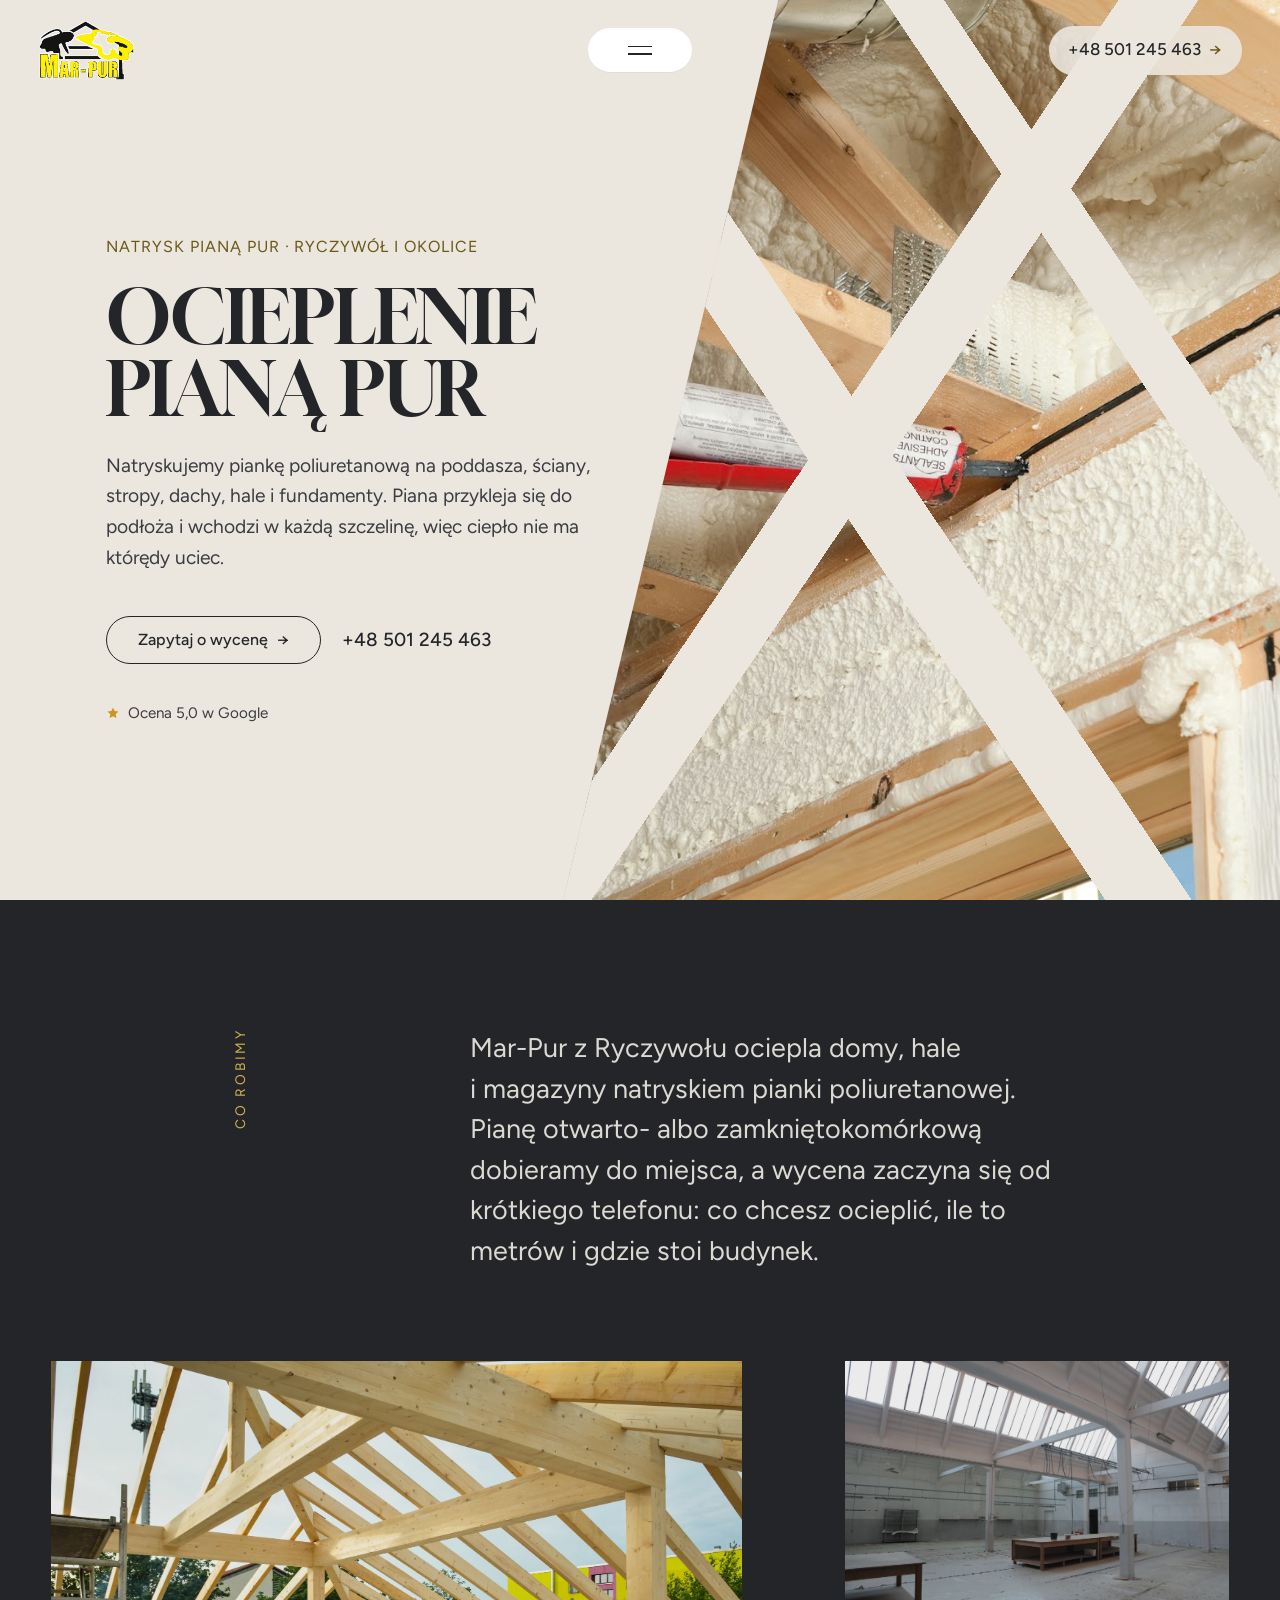
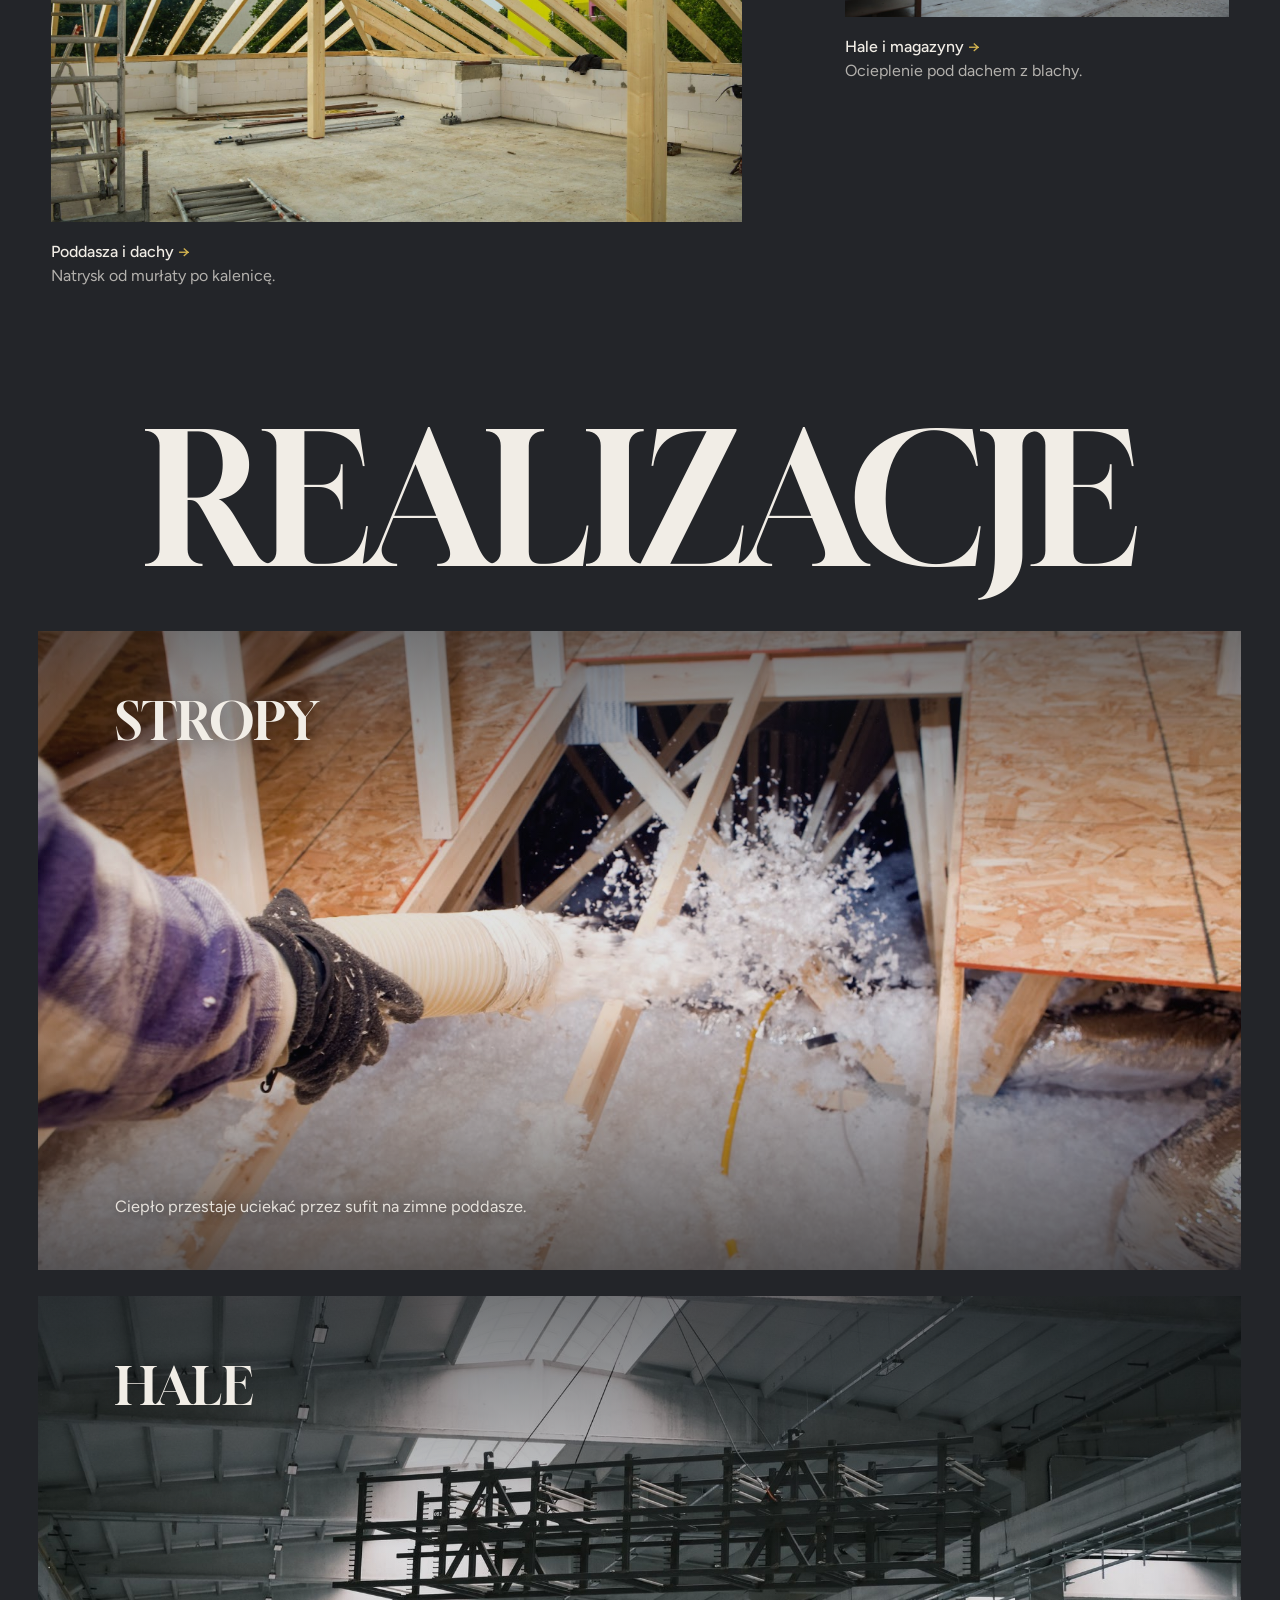
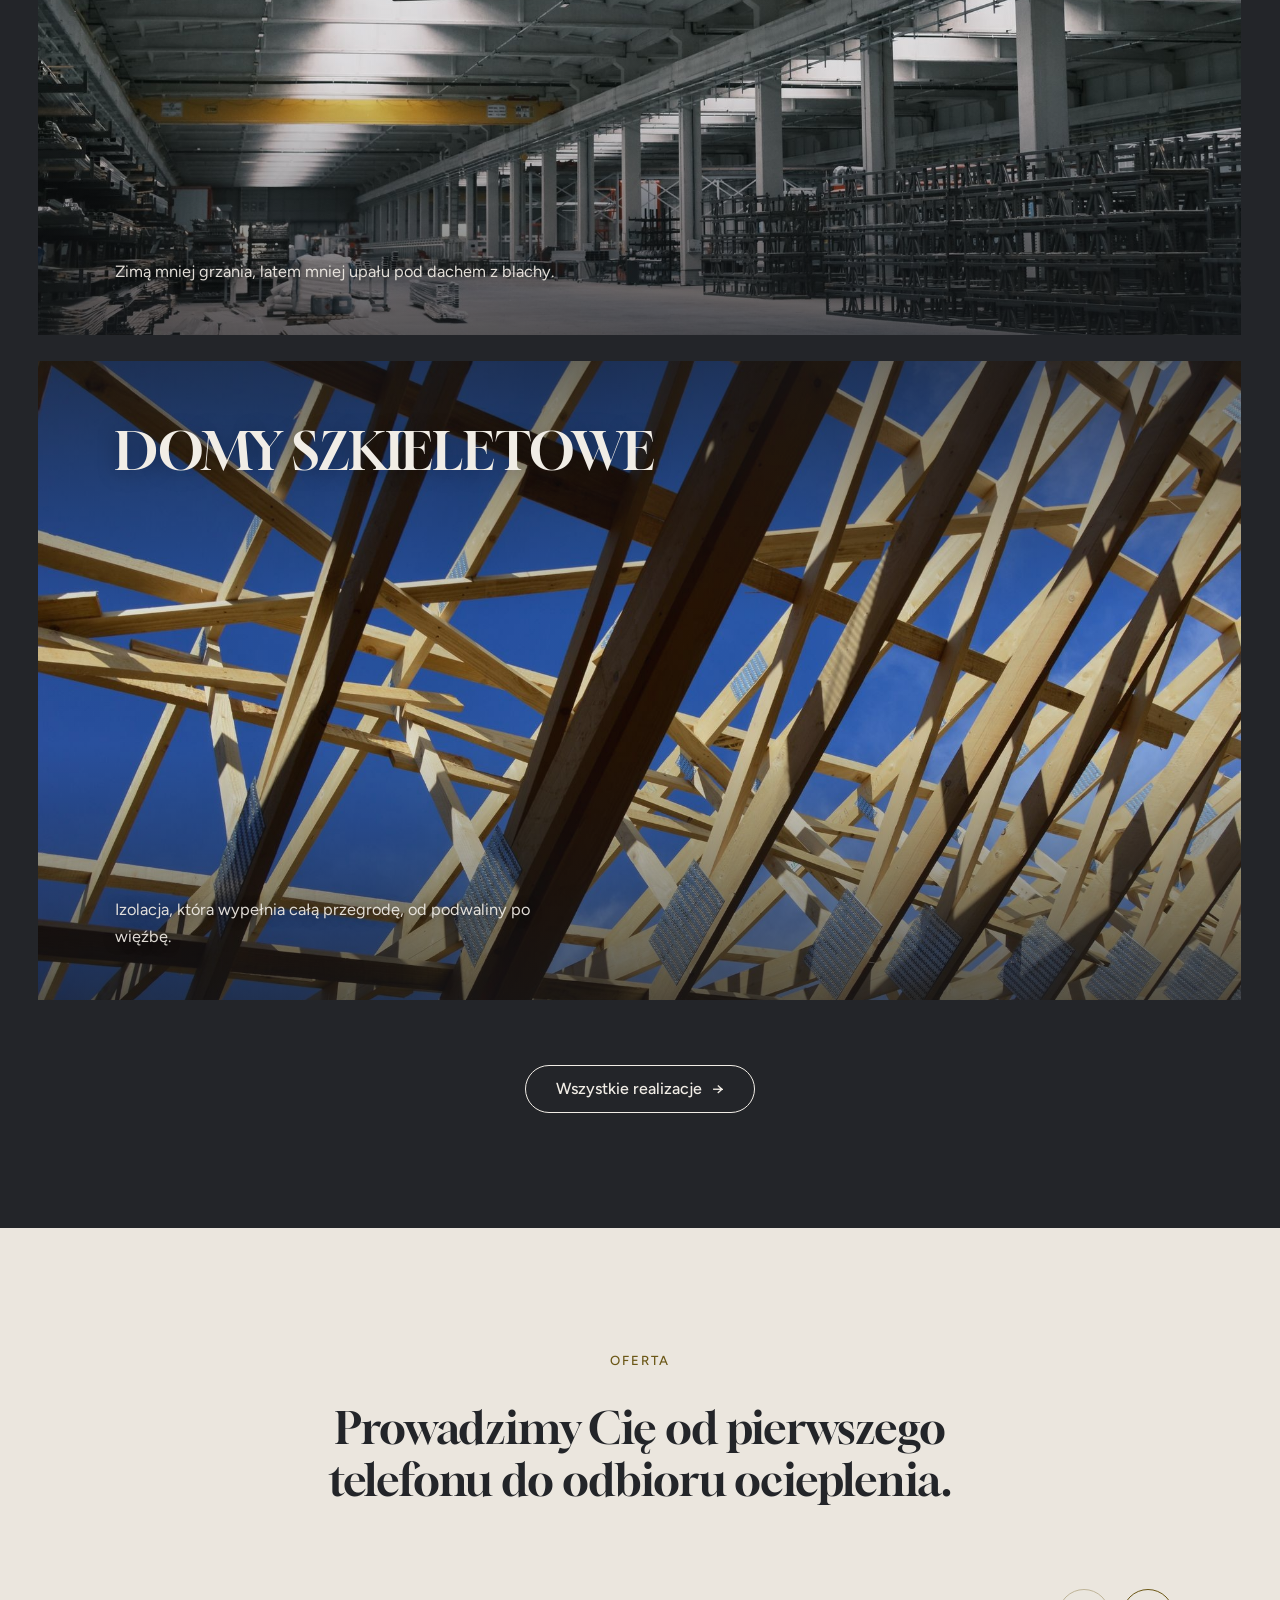
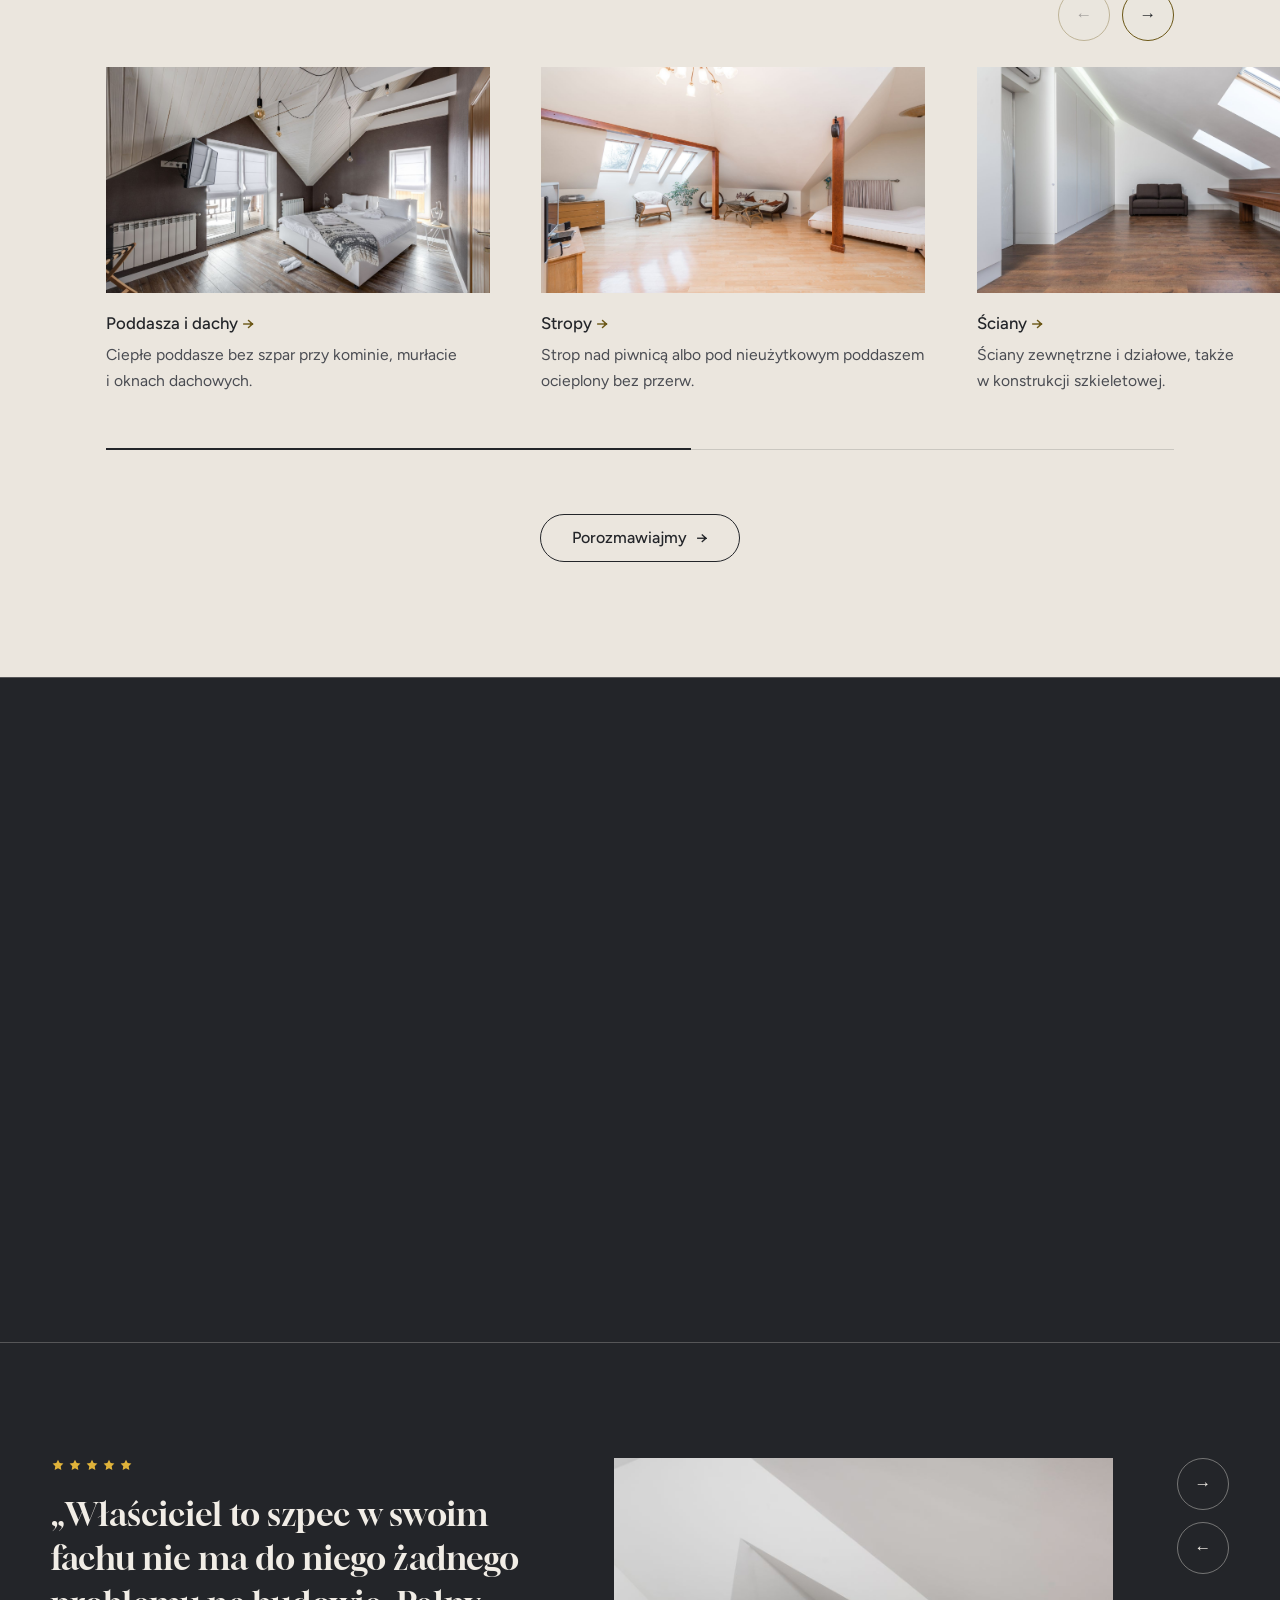
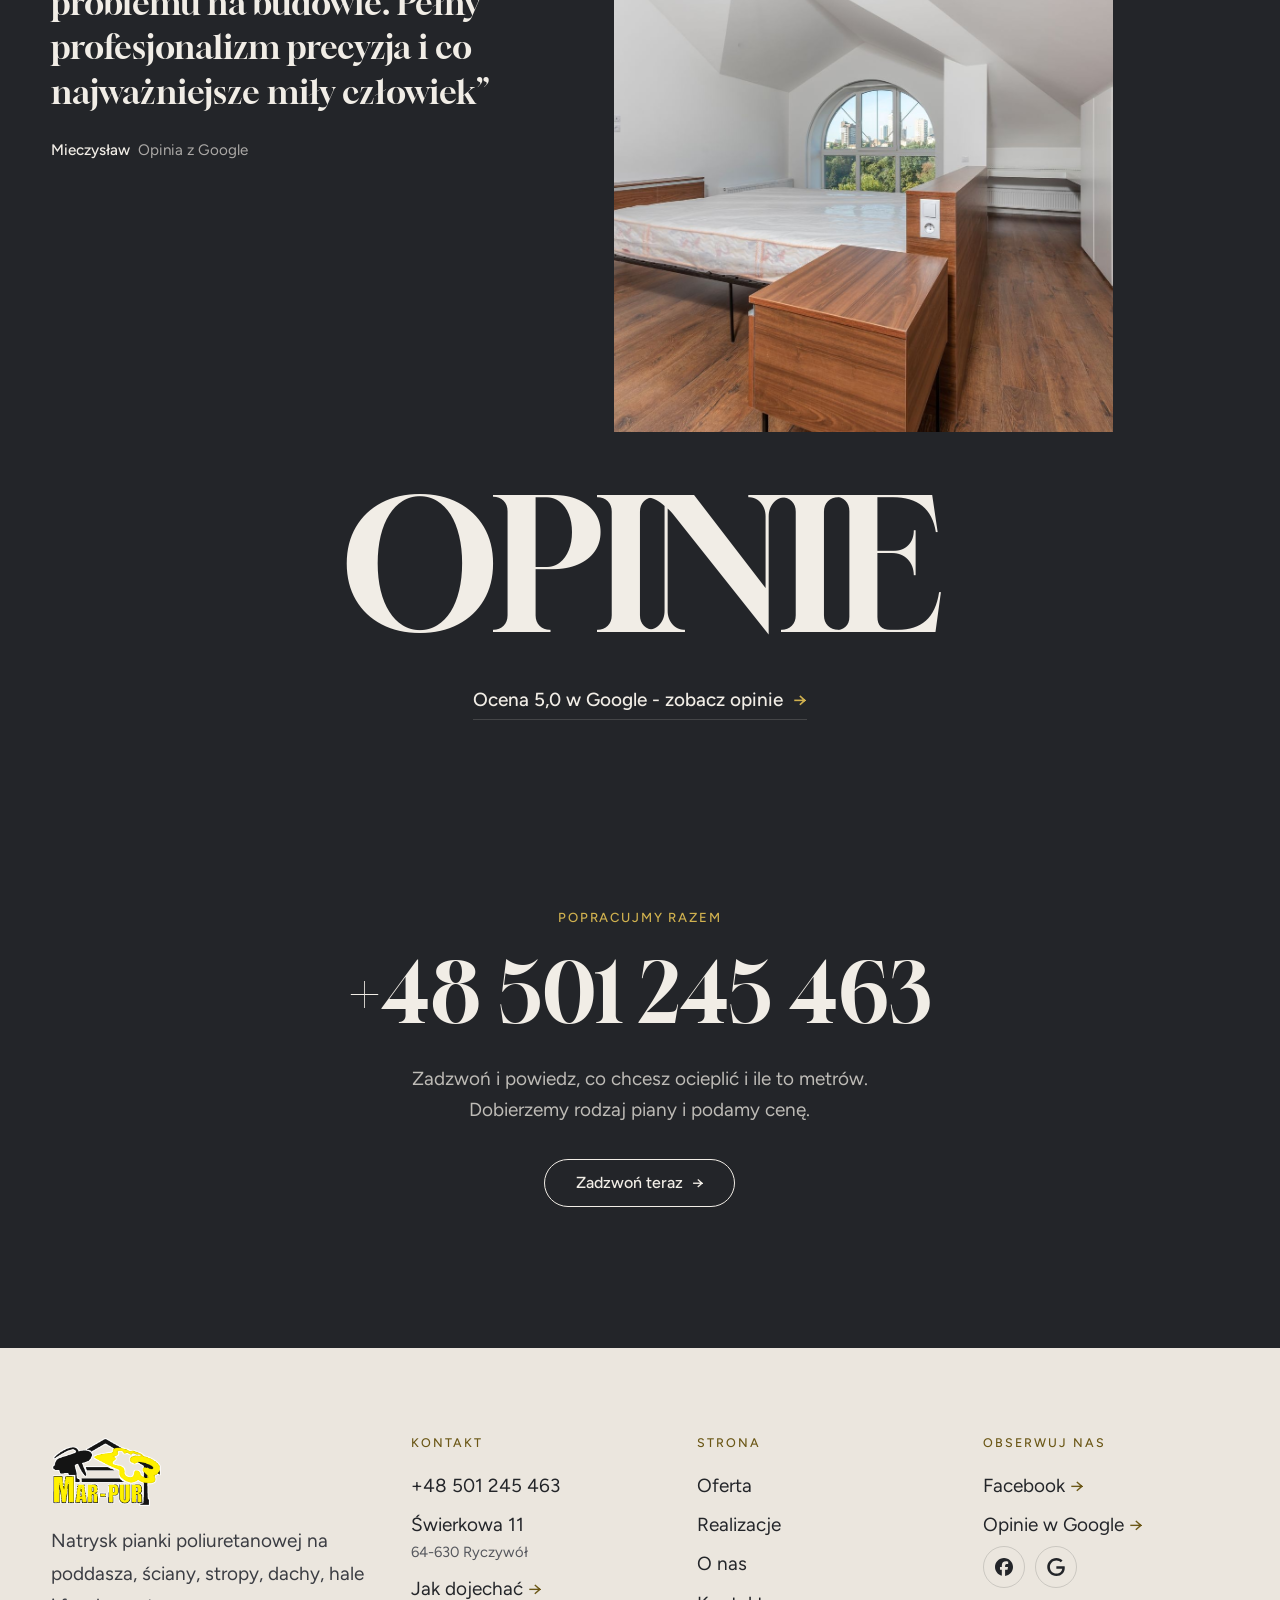
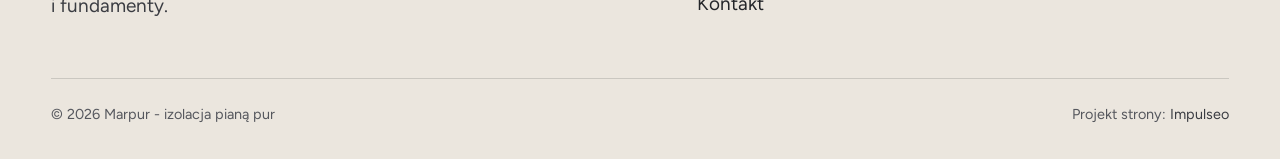
<file: index.html>
<!DOCTYPE html>
<html lang="pl">
<head>
<meta charset="UTF-8">
<meta name="viewport" content="width=device-width, initial-scale=1.0">
<title>Marpur - izolacja pianą pur · Ryczywół</title>
<meta name="description" content="Mar-Pur - izolacje natryskowe pianką poliuretanową: poddasza, ściany, stropy, dachy, hale, magazyny i fundamenty. Ryczywół, powiat obornicki. Zadzwoń po wycenę: 501 245 463.">
<link rel="canonical" href="https://kris20032.github.io/marpur-izolacja-piana-pur/">
<meta name="robots" content="noindex, nofollow">
<meta property="og:type" content="website">
<meta property="og:locale" content="pl_PL">
<meta property="og:site_name" content="Marpur - izolacja pianą pur">
<meta property="og:title" content="Marpur - izolacja pianą pur · Ryczywół">
<meta property="og:description" content="Mar-Pur - izolacje natryskowe pianką poliuretanową: poddasza, ściany, stropy, dachy, hale, magazyny i fundamenty. Ryczywół, powiat obornicki. Zadzwoń po wycenę: 501 245 463.">
<meta property="og:url" content="https://kris20032.github.io/marpur-izolacja-piana-pur/">
<meta property="og:image" content="https://kris20032.github.io/marpur-izolacja-piana-pur/img/og.jpg">
<meta property="og:image:width" content="1200">
<meta property="og:image:height" content="630">
<meta name="twitter:card" content="summary_large_image">
<script type="application/ld+json">{"@context": "https://schema.org", "@type": "LocalBusiness", "name": "Marpur - izolacja pianą pur", "url": "https://kris20032.github.io/marpur-izolacja-piana-pur/", "telephone": "+48501245463", "image": "https://kris20032.github.io/marpur-izolacja-piana-pur/img/og.jpg", "areaServed": "Ryczywół", "sameAs": ["https://maps.google.com/?cid=6481977796129242069&g_mp=Cidnb29nbGUubWFwcy5wbGFjZXMudjEuUGxhY2VzLlNlYXJjaFRleHQQAhgEIAA", "https://www.facebook.com/marpurmarek.modlisz/"]}</script>
<link rel="preconnect" href="https://fonts.googleapis.com">
<link rel="preconnect" href="https://fonts.gstatic.com" crossorigin>
<link href="https://fonts.googleapis.com/css2?family=Gloock&family=Figtree:wght@400;500;600&display=swap" rel="stylesheet">
<link rel="stylesheet" href="assets/styles.css?v=6a5ce6d9">
<link rel="stylesheet" href="assets/kw.css?v=20261029">
</head>
<body>

<header class="kw-head">
  <a class="kw-brand" href="index.html"><img class="nav-logo" src="img/logo.png" alt="Marpur - izolacja pianą pur" width="728" height="459" decoding="async"></a>
  <button class="kw-burger" type="button" aria-label="Otwórz menu" aria-expanded="false" aria-controls="kw-menu"><span></span><span></span></button>
  <a class="kw-phone" href="tel:+48501245463">+48 501 245 463 <span class="arr">→</span></a>
</header>
<nav class="kw-menu" id="kw-menu" aria-label="Menu">
  <div>
    <h4>Strona</h4>
    <a href="index.html">Start</a>
    <a href="oferta.html">Oferta</a>
    <a href="realizacje.html">Realizacje</a>
    <a href="o-nas.html">O nas</a>
    <a href="kontakt.html">Kontakt</a>
  </div>
  <div class="kw-menu-small">
    <h4>Co ocieplamy</h4>
    <a href="oferta.html">Poddasza i dachy</a>
    <a href="oferta.html">Stropy</a>
    <a href="oferta.html">Ściany</a>
    <a href="oferta.html">Hale i magazyny</a>
    <a href="oferta.html">Fundamenty</a>
  </div>
  <div class="kw-menu-small">
    <h4>Kontakt</h4>
    <a href="tel:+48501245463">+48 501 245 463</a>
    <p>Świerkowa 11, 64-630 Ryczywół</p>
    <a href="https://www.facebook.com/marpurmarek.modlisz/" target="_blank" rel="noopener">Facebook →</a>
    <a href="https://maps.google.com/?cid=6481977796129242069&amp;g_mp=Cidnb29nbGUubWFwcy5wbGFjZXMudjEuUGxhY2VzLlNlYXJjaFRleHQQAhgEIAA" target="_blank" rel="noopener">Opinie w Google →</a>
  </div>
</nav>

<main>
<section class="kw-hero">
  <div class="kw-hero-txt">
    <span class="kw-kicker">Natrysk pianą PUR · Ryczywół i okolice</span>
    <h1>Ocieplenie pianą PUR</h1>
    <p>Natryskujemy piankę poliuretanową na poddasza, ściany, stropy, dachy, hale i fundamenty. Piana przykleja się do podłoża i wchodzi w każdą szczelinę, więc ciepło nie ma którędy uciec.</p>
    <div class="kw-hero-cta">
      <a class="kw-btn" href="kontakt.html">Zapytaj o wycenę <span class="arr">→</span></a>
      <a class="kw-tel" href="tel:+48501245463">+48 501 245 463</a>
    </div>
    <div class="kw-hero-trust"><svg class="ico-star" width="14" height="14" viewBox="0 0 24 24" style="vertical-align:-2px" aria-hidden="true"><path d="M12 2.8l2.85 5.8 6.4.93-4.63 4.5 1.1 6.37L12 17.4l-5.72 3 1.1-6.37-4.63-4.5 6.4-.93L12 2.8Z" fill="currentColor"/></svg> Ocena 5,0 w Google</div>
  </div>
  <div class="kw-hero-art kw-stripes">
    <img src="img/hero.jpg" alt="Natrysk pianki poliuretanowej między belkami poddasza" width="1600" height="1067" fetchpriority="high">
  </div>
</section>

<section class="kw-dark kw-what">
  <div class="wrap">
    <div class="kw-what-top reveal">
      <span class="kw-vlabel">Co robimy</span>
      <p>Mar-Pur z Ryczywołu ociepla domy, hale i magazyny natryskiem pianki poliuretanowej. Pianę otwarto- albo zamkniętokomórkową dobieramy do miejsca, a wycena zaczyna się od krótkiego telefonu: co chcesz ocieplić, ile to metrów i gdzie stoi budynek.</p>
    </div>
    <div class="kw-duo">
      <a href="oferta.html" class="reveal"><figure><img src="img/about.jpg" alt="Drewniana więźba dachowa przed ociepleniem" width="1880" height="1253" loading="lazy" decoding="async"></figure><span class="cap"><b>Poddasza i dachy <span class="arr">→</span></b>Natrysk od murłaty po kalenicę.</span></a>
      <a href="oferta.html" class="reveal"><figure><img src="img/g6.jpg" alt="Wnętrze hali ze świetlikami w dachu" width="1880" height="1253" loading="lazy" decoding="async"></figure><span class="cap"><b>Hale i magazyny <span class="arr">→</span></b>Ocieplenie pod dachem z blachy.</span></a>
    </div>
  </div>
</section>

<section class="kw-dark kw-work">
  <h2 class="kw-giant">Realizacje</h2>
  <div class="kw-proj">
    <a href="realizacje.html" class="reveal"><img src="img/g1.jpg" alt="Wdmuchiwanie izolacji w strop poddasza" width="1600" height="1067" loading="lazy" decoding="async"><span class="nm">Stropy</span><span class="ds">Ciepło przestaje uciekać przez sufit na zimne poddasze.</span></a>
    <a href="realizacje.html" class="reveal"><img src="img/g8.jpg" alt="Wnętrze dużej hali magazynowej" width="1880" height="1253" loading="lazy" decoding="async"><span class="nm">Hale</span><span class="ds">Zimą mniej grzania, latem mniej upału pod dachem z blachy.</span></a>
    <a href="realizacje.html" class="reveal"><img src="img/g9.jpg" alt="Konstrukcja dachu domu szkieletowego" width="1880" height="1250" loading="lazy" decoding="async"><span class="nm">Domy szkieletowe</span><span class="ds">Izolacja, która wypełnia całą przegrodę, od podwaliny po więźbę.</span></a>
  </div>
  <div class="kw-center reveal"><a class="kw-btn" href="realizacje.html">Wszystkie realizacje <span class="arr">→</span></a></div>
</section>

<section class="kw-services">
  <div class="wrap">
    <div class="head reveal">
      <span class="eyebrow">Oferta</span>
      <h2>Prowadzimy Cię od pierwszego telefonu do odbioru ocieplenia.</h2>
    </div>
  </div>
  <div class="kw-car">
    <div class="kw-car-nav">
      <button class="kw-round" type="button" data-car="next" aria-label="Następna usługa">→</button>
      <button class="kw-round" type="button" data-car="prev" aria-label="Poprzednia usługa">←</button>
    </div>
    <ul class="kw-car-track">
      <li class="kw-car-item"><a href="oferta.html" style="color:inherit;text-decoration:none"><figure><img src="img/g7.jpg" alt="Ocieplone poddasze urządzone jako sypialnia" width="1880" height="1255" loading="lazy" decoding="async"></figure><h3>Poddasza i dachy <span class="arr">→</span></h3><p>Ciepłe poddasze bez szpar przy kominie, murłacie i oknach dachowych.</p></a></li>
      <li class="kw-car-item"><a href="oferta.html" style="color:inherit;text-decoration:none"><figure><img src="img/g2.jpg" alt="Jasne pomieszczenie na poddaszu" width="1880" height="1255" loading="lazy" decoding="async"></figure><h3>Stropy <span class="arr">→</span></h3><p>Strop nad piwnicą albo pod nieużytkowym poddaszem ocieplony bez przerw.</p></a></li>
      <li class="kw-car-item"><a href="oferta.html" style="color:inherit;text-decoration:none"><figure><img src="img/g3.jpg" alt="Wykończone wnętrze ze skośnym sufitem" width="1880" height="1255" loading="lazy" decoding="async"></figure><h3>Ściany <span class="arr">→</span></h3><p>Ściany zewnętrzne i działowe, także w konstrukcji szkieletowej.</p></a></li>
      <li class="kw-car-item"><a href="oferta.html" style="color:inherit;text-decoration:none"><figure><img src="img/g4.jpg" alt="Duża hala z konstrukcją dachu" width="1880" height="1253" loading="lazy" decoding="async"></figure><h3>Hale i magazyny <span class="arr">→</span></h3><p>Ocieplenie blachy i konstrukcji, koniec ze skraplaniem wody pod dachem.</p></a></li>
      <li class="kw-car-item"><a href="oferta.html" style="color:inherit;text-decoration:none"><figure><img src="img/g11.jpg" alt="Piwnica z betonowymi ścianami fundamentowymi" width="1880" height="1253" loading="lazy" decoding="async"></figure><h3>Fundamenty <span class="arr">→</span></h3><p>Twarda piana zamkniętokomórkowa chroni fundament przed zimnem i wilgocią.</p></a></li>
    </ul>
    <div class="kw-car-bar" aria-hidden="true"><i></i></div>
  </div>
  <div class="kw-center reveal"><a class="kw-btn" href="kontakt.html">Porozmawiajmy <span class="arr">→</span></a></div>
</section>

<section class="stopklatka" aria-hidden="true">
  <div class="stk-bg" style="background-image:url(img/g5.jpg)"></div>
</section>

<section class="kw-dark kw-kudos" aria-label="Opinie klientów">
  <div class="wrap">
    <div class="kw-k-grid">
      <div class="kw-k-slides">
        <figure class="kw-k-slide"><div class="kw-k-stars"><svg class="ico-star" width="14" height="14" viewBox="0 0 24 24" style="vertical-align:-2px" aria-hidden="true"><path d="M12 2.8l2.85 5.8 6.4.93-4.63 4.5 1.1 6.37L12 17.4l-5.72 3 1.1-6.37-4.63-4.5 6.4-.93L12 2.8Z" fill="currentColor"/></svg><svg class="ico-star" width="14" height="14" viewBox="0 0 24 24" style="vertical-align:-2px" aria-hidden="true"><path d="M12 2.8l2.85 5.8 6.4.93-4.63 4.5 1.1 6.37L12 17.4l-5.72 3 1.1-6.37-4.63-4.5 6.4-.93L12 2.8Z" fill="currentColor"/></svg><svg class="ico-star" width="14" height="14" viewBox="0 0 24 24" style="vertical-align:-2px" aria-hidden="true"><path d="M12 2.8l2.85 5.8 6.4.93-4.63 4.5 1.1 6.37L12 17.4l-5.72 3 1.1-6.37-4.63-4.5 6.4-.93L12 2.8Z" fill="currentColor"/></svg><svg class="ico-star" width="14" height="14" viewBox="0 0 24 24" style="vertical-align:-2px" aria-hidden="true"><path d="M12 2.8l2.85 5.8 6.4.93-4.63 4.5 1.1 6.37L12 17.4l-5.72 3 1.1-6.37-4.63-4.5 6.4-.93L12 2.8Z" fill="currentColor"/></svg><svg class="ico-star" width="14" height="14" viewBox="0 0 24 24" style="vertical-align:-2px" aria-hidden="true"><path d="M12 2.8l2.85 5.8 6.4.93-4.63 4.5 1.1 6.37L12 17.4l-5.72 3 1.1-6.37-4.63-4.5 6.4-.93L12 2.8Z" fill="currentColor"/></svg></div><blockquote>„Właściciel to szpec w swoim fachu nie ma do niego żadnego problemu na budowie. Pełny profesjonalizm precyzja i co najważniejsze miły człowiek”</blockquote><figcaption><b>Mieczysław</b>Opinia z Google</figcaption></figure>
        <figure class="kw-k-slide" hidden><div class="kw-k-stars"><svg class="ico-star" width="14" height="14" viewBox="0 0 24 24" style="vertical-align:-2px" aria-hidden="true"><path d="M12 2.8l2.85 5.8 6.4.93-4.63 4.5 1.1 6.37L12 17.4l-5.72 3 1.1-6.37-4.63-4.5 6.4-.93L12 2.8Z" fill="currentColor"/></svg><svg class="ico-star" width="14" height="14" viewBox="0 0 24 24" style="vertical-align:-2px" aria-hidden="true"><path d="M12 2.8l2.85 5.8 6.4.93-4.63 4.5 1.1 6.37L12 17.4l-5.72 3 1.1-6.37-4.63-4.5 6.4-.93L12 2.8Z" fill="currentColor"/></svg><svg class="ico-star" width="14" height="14" viewBox="0 0 24 24" style="vertical-align:-2px" aria-hidden="true"><path d="M12 2.8l2.85 5.8 6.4.93-4.63 4.5 1.1 6.37L12 17.4l-5.72 3 1.1-6.37-4.63-4.5 6.4-.93L12 2.8Z" fill="currentColor"/></svg><svg class="ico-star" width="14" height="14" viewBox="0 0 24 24" style="vertical-align:-2px" aria-hidden="true"><path d="M12 2.8l2.85 5.8 6.4.93-4.63 4.5 1.1 6.37L12 17.4l-5.72 3 1.1-6.37-4.63-4.5 6.4-.93L12 2.8Z" fill="currentColor"/></svg><svg class="ico-star" width="14" height="14" viewBox="0 0 24 24" style="vertical-align:-2px" aria-hidden="true"><path d="M12 2.8l2.85 5.8 6.4.93-4.63 4.5 1.1 6.37L12 17.4l-5.72 3 1.1-6.37-4.63-4.5 6.4-.93L12 2.8Z" fill="currentColor"/></svg></div><blockquote>„Polecam. Super kontakt”</blockquote><figcaption><b>janek lachowicz</b>Opinia z Google</figcaption></figure>
      </div>
      <figure class="kw-k-img reveal"><img src="img/g10.jpg" alt="Ocieplone poddasze z oknem" width="1880" height="1255" loading="lazy" decoding="async"></figure>
      <div class="kw-k-nav">
        <button class="kw-round" type="button" data-k="next" aria-label="Następna opinia">→</button>
        <button class="kw-round" type="button" data-k="prev" aria-label="Poprzednia opinia">←</button>
      </div>
    </div>
  </div>
  <h2 class="kw-giant">Opinie</h2>
  <div class="kw-k-google"><a href="https://maps.google.com/?cid=6481977796129242069&amp;g_mp=Cidnb29nbGUubWFwcy5wbGFjZXMudjEuUGxhY2VzLlNlYXJjaFRleHQQAhgEIAA" target="_blank" rel="noopener">Ocena 5,0 w Google - zobacz opinie <span class="arr">→</span></a></div>
</section>

<section class="kw-dark kw-together">
  <div class="wrap reveal">
    <span class="eyebrow">Popracujmy razem</span>
    <a class="big-tel" href="tel:+48501245463">+48 501 245 463</a>
    <p>Zadzwoń i powiedz, co chcesz ocieplić i ile to metrów. Dobierzemy rodzaj piany i podamy cenę.</p>
    <a class="kw-btn" href="tel:+48501245463">Zadzwoń teraz <span class="arr">→</span></a>
  </div>
</section>
</main>

<footer class="kw-foot">
  <div class="wrap">
    <div class="kw-foot-grid">
      <div>
        <a class="kw-foot-logo" href="index.html"><img src="img/logo.png" alt="Marpur - izolacja pianą pur" width="728" height="459" loading="lazy" decoding="async"></a>
        <p>Natrysk pianki poliuretanowej na poddasza, ściany, stropy, dachy, hale i fundamenty.</p>
      </div>
      <div>
        <h4>Kontakt</h4>
        <ul>
          <li><a href="tel:+48501245463">+48 501 245 463</a></li>
          <li>Świerkowa 11<span class="sub">64-630 Ryczywół</span></li>
          <li><a href="https://maps.google.com/?cid=6481977796129242069&amp;g_mp=Cidnb29nbGUubWFwcy5wbGFjZXMudjEuUGxhY2VzLlNlYXJjaFRleHQQAhgEIAA" target="_blank" rel="noopener">Jak dojechać <span class="arr">→</span></a></li>
        </ul>
      </div>
      <div>
        <h4>Strona</h4>
        <ul>
          <li><a href="oferta.html">Oferta</a></li>
          <li><a href="realizacje.html">Realizacje</a></li>
          <li><a href="o-nas.html">O nas</a></li>
          <li><a href="kontakt.html">Kontakt</a></li>
        </ul>
      </div>
      <div>
        <h4>Obserwuj nas</h4>
        <ul>
          <li><a href="https://www.facebook.com/marpurmarek.modlisz/" target="_blank" rel="noopener">Facebook <span class="arr">→</span></a></li>
          <li><a href="https://maps.google.com/?cid=6481977796129242069&amp;g_mp=Cidnb29nbGUubWFwcy5wbGFjZXMudjEuUGxhY2VzLlNlYXJjaFRleHQQAhgEIAA" target="_blank" rel="noopener">Opinie w Google <span class="arr">→</span></a></li>
        </ul>
        <div class="kw-soc">
          <a class="soc" href="https://www.facebook.com/marpurmarek.modlisz/" target="_blank" rel="noopener" aria-label="Facebook - Marpur - izolacja pianą pur"><svg viewBox="0 0 24 24" aria-hidden="true" focusable="false"><path d="M9.101 23.691v-7.98H6.627v-3.667h2.474v-1.58c0-4.085 1.848-5.978 5.858-5.978.401 0 .955.042 1.468.103a8.68 8.68 0 0 1 1.141.195v3.325a8.623 8.623 0 0 0-.653-.036 26.805 26.805 0 0 0-.733-.009c-.707 0-1.259.096-1.675.309a1.686 1.686 0 0 0-.679.622c-.258.42-.374.995-.374 1.752v1.297h3.919l-.386 2.103-.287 1.564h-3.246v8.245C19.396 23.238 24 18.179 24 12.044c0-6.627-5.373-12-12-12s-12 5.373-12 12c0 5.628 3.874 10.35 9.101 11.647Z" fill="currentColor"/></svg></a>
          <a class="soc" href="https://maps.google.com/?cid=6481977796129242069&amp;g_mp=Cidnb29nbGUubWFwcy5wbGFjZXMudjEuUGxhY2VzLlNlYXJjaFRleHQQAhgEIAA" target="_blank" rel="noopener" aria-label="Google - Marpur - izolacja pianą pur"><svg viewBox="0 0 24 24" aria-hidden="true" focusable="false"><path d="M12.48 10.92v3.28h7.84c-.24 1.84-.853 3.187-1.787 4.133-1.147 1.147-2.933 2.4-6.053 2.4-4.827 0-8.6-3.893-8.6-8.72s3.773-8.72 8.6-8.72c2.6 0 4.507 1.027 5.907 2.347l2.307-2.307C18.747 1.44 16.133 0 12.48 0 5.867 0 .307 5.387.307 12s5.56 12 12.173 12c3.573 0 6.267-1.173 8.373-3.36 2.16-2.16 2.84-5.213 2.84-7.667 0-.76-.053-1.467-.173-2.053H12.48z" fill="currentColor"/></svg></a>
        </div>
      </div>
    </div>
    <div class="kw-foot-bot">
      <span>© 2026 Marpur - izolacja pianą pur</span>
      <span>Projekt strony: <a class="foot-credit" href="https://impulseo.pl" target="_blank" rel="noopener">Impulseo</a></span>
    </div>
  </div>
</footer>
<div class="sticky-call"><a class="sc-call" href="tel:+48501245463"><svg class="ico-tel" width="16" height="16" viewBox="0 0 24 24" fill="none" aria-hidden="true"><path d="M6.6 10.8a15.5 15.5 0 0 0 6.6 6.6l2.2-2.2a1 1 0 0 1 1-.24 11.4 11.4 0 0 0 3.6.58 1 1 0 0 1 1 1V20a1 1 0 0 1-1 1A17 17 0 0 1 3 4a1 1 0 0 1 1-1h3.5a1 1 0 0 1 1 1c0 1.25.2 2.46.58 3.6a1 1 0 0 1-.25 1l-2.23 2.2Z" fill="currentColor"/></svg> Zadzwoń</a><a class="sc-quote" href="kontakt.html">Zapytaj o cenę</a></div>
<div class="demo-wazne" data-do="2026-11-03" data-cykl="3" hidden><svg class="dw-ico" width="13" height="13" viewBox="0 0 24 24" fill="none" aria-hidden="true"><circle cx="12" cy="12" r="8.6" stroke="currentColor" stroke-width="1.8"/><path d="M12 7.2V12l3.3 2" stroke="currentColor" stroke-width="1.8" stroke-linecap="round"/></svg><span class="dw-txt"></span></div>

<script src="assets/main.js"></script>
<script src="assets/kw.js?v=20261029"></script>
</body>
</html>
</file>
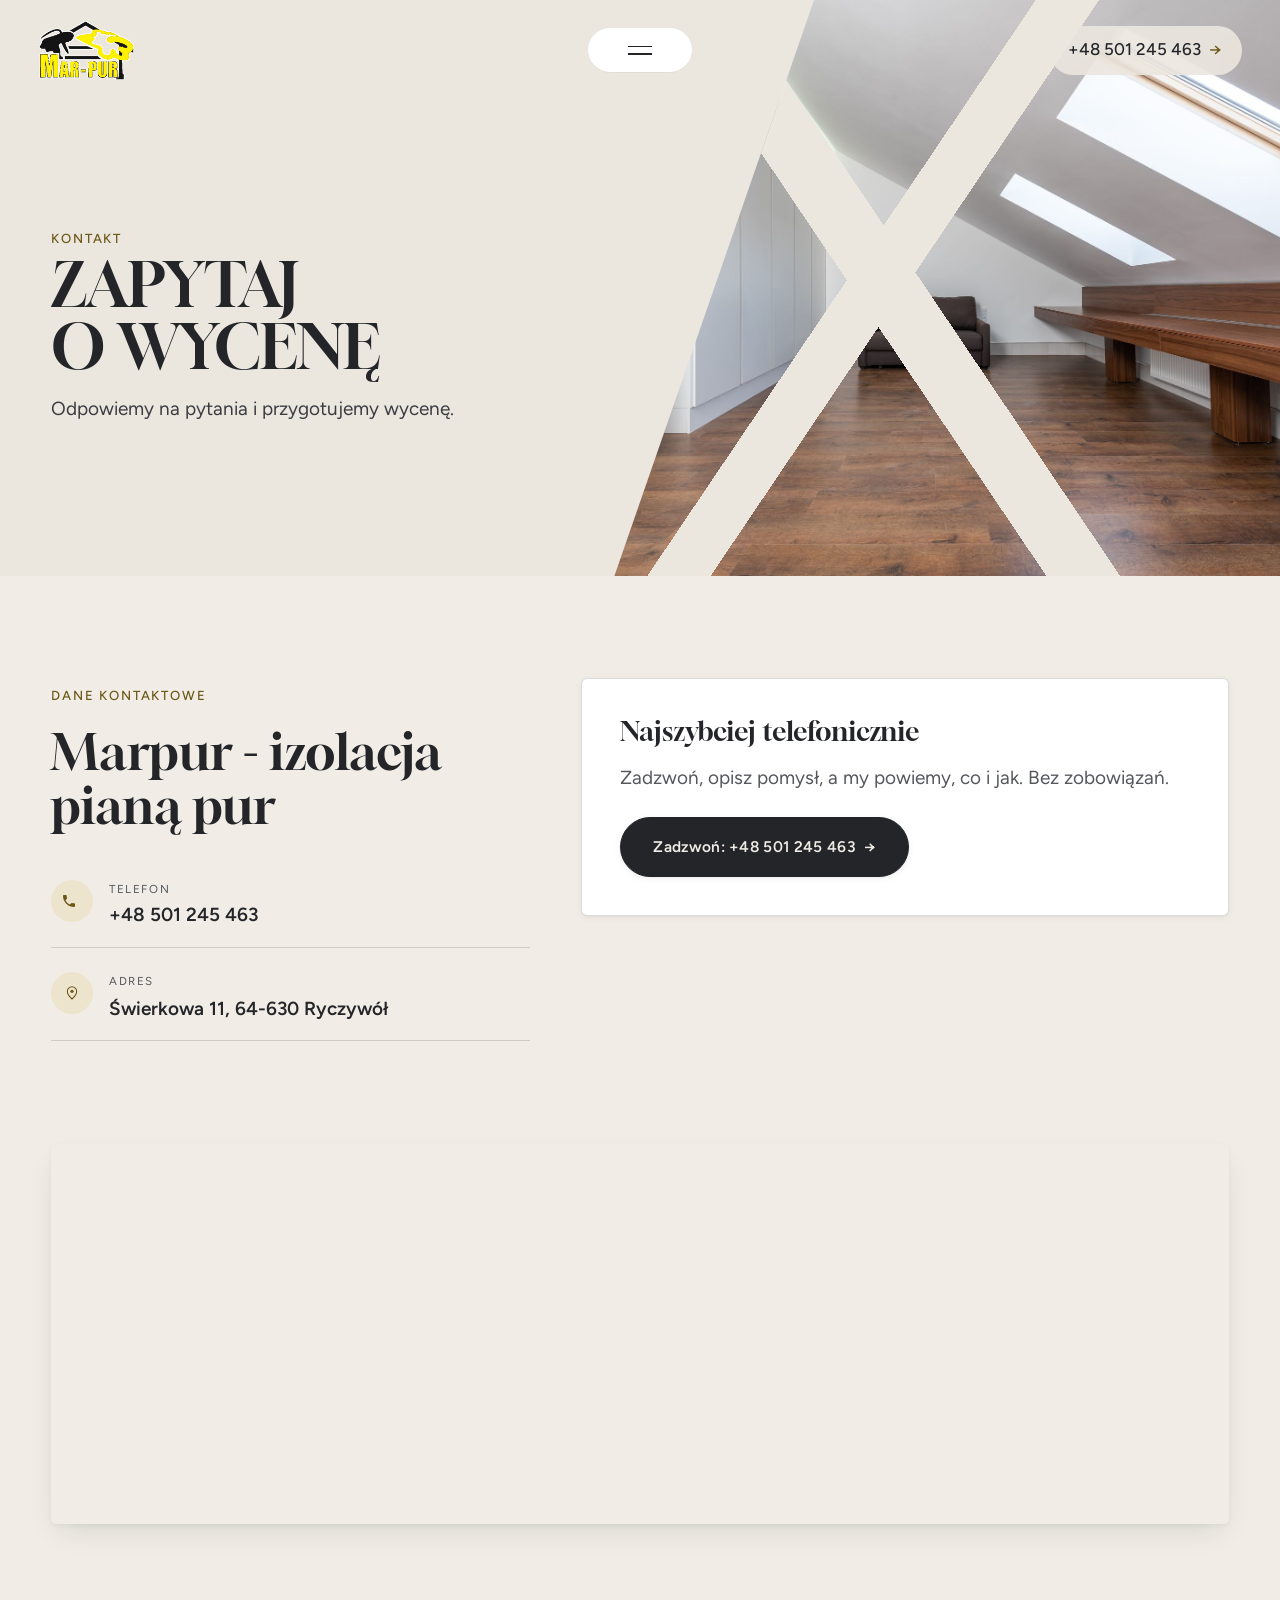
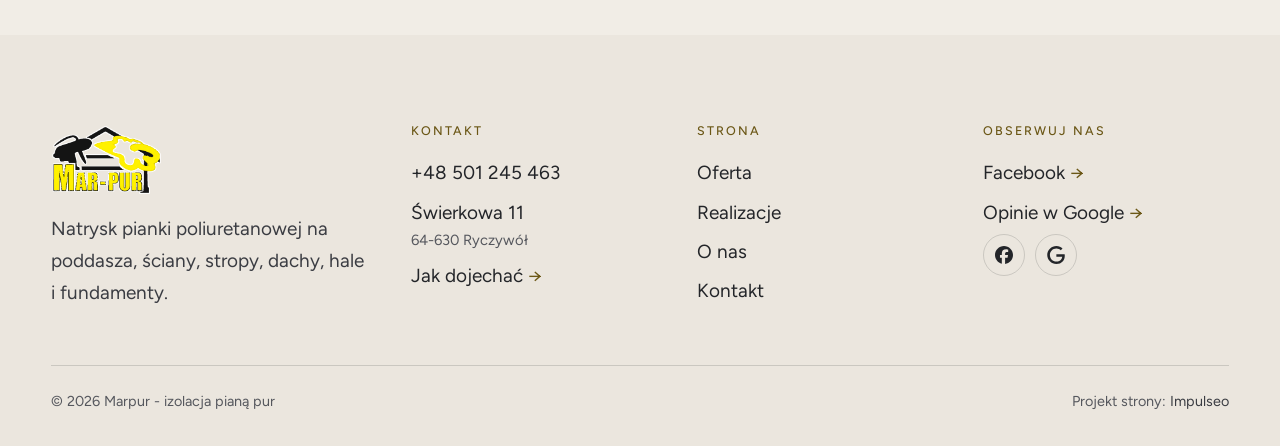
<file: kontakt.html>
<!DOCTYPE html>
<html lang="pl">
<head>
<meta charset="UTF-8">
<meta name="viewport" content="width=device-width, initial-scale=1.0">
<title>Kontakt - Marpur - izolacja pianą pur</title>
<meta name="description" content="Kontakt Marpur - izolacja pianą pur - Świerkowa 11, 64-630 Ryczywół">
<link rel="canonical" href="https://kris20032.github.io/marpur-izolacja-piana-pur/kontakt.html">
<meta name="robots" content="noindex, nofollow">
<meta property="og:type" content="website">
<meta property="og:locale" content="pl_PL">
<meta property="og:site_name" content="Marpur - izolacja pianą pur">
<meta property="og:title" content="Kontakt - Marpur - izolacja pianą pur">
<meta property="og:description" content="Kontakt Marpur - izolacja pianą pur - Świerkowa 11, 64-630 Ryczywół">
<meta property="og:url" content="https://kris20032.github.io/marpur-izolacja-piana-pur/kontakt.html">
<meta property="og:image" content="https://kris20032.github.io/marpur-izolacja-piana-pur/img/og.jpg">
<meta property="og:image:width" content="1200">
<meta property="og:image:height" content="630">
<meta name="twitter:card" content="summary_large_image">
<link rel="preconnect" href="https://fonts.googleapis.com">
<link rel="preconnect" href="https://fonts.gstatic.com" crossorigin>
<link href="https://fonts.googleapis.com/css2?family=Gloock&family=Figtree:wght@400;500;600&display=swap" rel="stylesheet">
<link rel="stylesheet" href="assets/styles.css?v=6a5ce6d9">
<link rel="stylesheet" href="assets/kw.css?v=20261029">
</head>
<body>

<header class="kw-head">
  <a class="kw-brand" href="index.html"><img class="nav-logo" src="img/logo.png" alt="Marpur - izolacja pianą pur" width="728" height="459" decoding="async"></a>
  <button class="kw-burger" type="button" aria-label="Otwórz menu" aria-expanded="false" aria-controls="kw-menu"><span></span><span></span></button>
  <a class="kw-phone" href="tel:+48501245463">+48 501 245 463 <span class="arr">→</span></a>
</header>
<nav class="kw-menu" id="kw-menu" aria-label="Menu">
  <div>
    <h4>Strona</h4>
    <a href="index.html">Start</a>
    <a href="oferta.html">Oferta</a>
    <a href="realizacje.html">Realizacje</a>
    <a href="o-nas.html">O nas</a>
    <a href="kontakt.html">Kontakt</a>
  </div>
  <div class="kw-menu-small">
    <h4>Co ocieplamy</h4>
    <a href="oferta.html">Poddasza i dachy</a>
    <a href="oferta.html">Stropy</a>
    <a href="oferta.html">Ściany</a>
    <a href="oferta.html">Hale i magazyny</a>
    <a href="oferta.html">Fundamenty</a>
  </div>
  <div class="kw-menu-small">
    <h4>Kontakt</h4>
    <a href="tel:+48501245463">+48 501 245 463</a>
    <p>Świerkowa 11, 64-630 Ryczywół</p>
    <a href="https://www.facebook.com/marpurmarek.modlisz/" target="_blank" rel="noopener">Facebook →</a>
    <a href="https://maps.google.com/?cid=6481977796129242069&amp;g_mp=Cidnb29nbGUubWFwcy5wbGFjZXMudjEuUGxhY2VzLlNlYXJjaFRleHQQAhgEIAA" target="_blank" rel="noopener">Opinie w Google →</a>
  </div>
</nav>

<main>
<section class="pagehead">
  <img src="img/g3.jpg" alt="Marpur - izolacja pianą pur - Zapytaj o wycenę" width="1880" height="1255" decoding="async">
  <span class="kw-ph-stripes" aria-hidden="true"></span>
  <div class="wrap">
    <span class="eyebrow">Kontakt</span>
    <h1>Zapytaj <span class="kw-nw">o wycenę</span></h1>
    <p>Odpowiemy na pytania i przygotujemy wycenę.</p>
  </div>
</section>
<section>
  <div class="wrap contact-grid">
    <div class="reveal">
      <span class="eyebrow">Dane kontaktowe</span>
      <h2 style="margin:var(--space-4) 0 var(--space-6)">Marpur - izolacja pianą pur</h2>
      <div class="info-list">
        <div class="info-row"><div class="ic"><svg class="ico-tel" width="16" height="16" viewBox="0 0 24 24" fill="none" aria-hidden="true"><path d="M6.6 10.8a15.5 15.5 0 0 0 6.6 6.6l2.2-2.2a1 1 0 0 1 1-.24 11.4 11.4 0 0 0 3.6.58 1 1 0 0 1 1 1V20a1 1 0 0 1-1 1A17 17 0 0 1 3 4a1 1 0 0 1 1-1h3.5a1 1 0 0 1 1 1c0 1.25.2 2.46.58 3.6a1 1 0 0 1-.25 1l-2.23 2.2Z" fill="currentColor"/></svg></div><div><div class="lbl">Telefon</div><a class="val" href="tel:+48501245463">+48 501 245 463</a></div></div>
        <div class="info-row"><div class="ic"><svg class="ico-pin" width="16" height="16" viewBox="0 0 24 24" fill="none" aria-hidden="true"><path d="M12 21s7-6.1 7-11.5A7 7 0 0 0 5 9.5C5 14.9 12 21 12 21Z" stroke="currentColor" stroke-width="1.6" fill="none"/><circle cx="12" cy="9.5" r="2.4" fill="currentColor"/></svg></div><div><div class="lbl">Adres</div><div class="val">Świerkowa 11, 64-630 Ryczywół</div></div></div>
      </div>
    </div>
    <div class="reveal">
      <div class="form">
        <h3 style="margin-bottom:var(--space-4)">Najszybciej telefonicznie</h3>
        <p class="muted" style="margin-bottom:var(--space-5)">Zadzwoń, opisz pomysł, a my powiemy, co i jak. Bez zobowiązań.</p>
        <a href="tel:+48501245463" class="btn btn-accent" style="justify-content:center">Zadzwoń: +48 501 245 463 <span class="arr">→</span></a>
      </div>
    </div>
  </div>
</section>
<section style="padding-top:0">
  <div class="wrap reveal">
    <iframe class="map" title="Marpur - izolacja pianą pur - Ryczywół" src="https://maps.google.com/maps?q=52.820074%2C16.82498&z=15&output=embed" loading="lazy" referrerpolicy="no-referrer-when-downgrade"></iframe>
  </div>
</section>
</main>

<footer class="kw-foot">
  <div class="wrap">
    <div class="kw-foot-grid">
      <div>
        <a class="kw-foot-logo" href="index.html"><img src="img/logo.png" alt="Marpur - izolacja pianą pur" width="728" height="459" loading="lazy" decoding="async"></a>
        <p>Natrysk pianki poliuretanowej na poddasza, ściany, stropy, dachy, hale i fundamenty.</p>
      </div>
      <div>
        <h4>Kontakt</h4>
        <ul>
          <li><a href="tel:+48501245463">+48 501 245 463</a></li>
          <li>Świerkowa 11<span class="sub">64-630 Ryczywół</span></li>
          <li><a href="https://maps.google.com/?cid=6481977796129242069&amp;g_mp=Cidnb29nbGUubWFwcy5wbGFjZXMudjEuUGxhY2VzLlNlYXJjaFRleHQQAhgEIAA" target="_blank" rel="noopener">Jak dojechać <span class="arr">→</span></a></li>
        </ul>
      </div>
      <div>
        <h4>Strona</h4>
        <ul>
          <li><a href="oferta.html">Oferta</a></li>
          <li><a href="realizacje.html">Realizacje</a></li>
          <li><a href="o-nas.html">O nas</a></li>
          <li><a href="kontakt.html">Kontakt</a></li>
        </ul>
      </div>
      <div>
        <h4>Obserwuj nas</h4>
        <ul>
          <li><a href="https://www.facebook.com/marpurmarek.modlisz/" target="_blank" rel="noopener">Facebook <span class="arr">→</span></a></li>
          <li><a href="https://maps.google.com/?cid=6481977796129242069&amp;g_mp=Cidnb29nbGUubWFwcy5wbGFjZXMudjEuUGxhY2VzLlNlYXJjaFRleHQQAhgEIAA" target="_blank" rel="noopener">Opinie w Google <span class="arr">→</span></a></li>
        </ul>
        <div class="kw-soc">
          <a class="soc" href="https://www.facebook.com/marpurmarek.modlisz/" target="_blank" rel="noopener" aria-label="Facebook - Marpur - izolacja pianą pur"><svg viewBox="0 0 24 24" aria-hidden="true" focusable="false"><path d="M9.101 23.691v-7.98H6.627v-3.667h2.474v-1.58c0-4.085 1.848-5.978 5.858-5.978.401 0 .955.042 1.468.103a8.68 8.68 0 0 1 1.141.195v3.325a8.623 8.623 0 0 0-.653-.036 26.805 26.805 0 0 0-.733-.009c-.707 0-1.259.096-1.675.309a1.686 1.686 0 0 0-.679.622c-.258.42-.374.995-.374 1.752v1.297h3.919l-.386 2.103-.287 1.564h-3.246v8.245C19.396 23.238 24 18.179 24 12.044c0-6.627-5.373-12-12-12s-12 5.373-12 12c0 5.628 3.874 10.35 9.101 11.647Z" fill="currentColor"/></svg></a>
          <a class="soc" href="https://maps.google.com/?cid=6481977796129242069&amp;g_mp=Cidnb29nbGUubWFwcy5wbGFjZXMudjEuUGxhY2VzLlNlYXJjaFRleHQQAhgEIAA" target="_blank" rel="noopener" aria-label="Google - Marpur - izolacja pianą pur"><svg viewBox="0 0 24 24" aria-hidden="true" focusable="false"><path d="M12.48 10.92v3.28h7.84c-.24 1.84-.853 3.187-1.787 4.133-1.147 1.147-2.933 2.4-6.053 2.4-4.827 0-8.6-3.893-8.6-8.72s3.773-8.72 8.6-8.72c2.6 0 4.507 1.027 5.907 2.347l2.307-2.307C18.747 1.44 16.133 0 12.48 0 5.867 0 .307 5.387.307 12s5.56 12 12.173 12c3.573 0 6.267-1.173 8.373-3.36 2.16-2.16 2.84-5.213 2.84-7.667 0-.76-.053-1.467-.173-2.053H12.48z" fill="currentColor"/></svg></a>
        </div>
      </div>
    </div>
    <div class="kw-foot-bot">
      <span>© 2026 Marpur - izolacja pianą pur</span>
      <span>Projekt strony: <a class="foot-credit" href="https://impulseo.pl" target="_blank" rel="noopener">Impulseo</a></span>
    </div>
  </div>
</footer>
<div class="sticky-call"><a class="sc-call" href="tel:+48501245463"><svg class="ico-tel" width="16" height="16" viewBox="0 0 24 24" fill="none" aria-hidden="true"><path d="M6.6 10.8a15.5 15.5 0 0 0 6.6 6.6l2.2-2.2a1 1 0 0 1 1-.24 11.4 11.4 0 0 0 3.6.58 1 1 0 0 1 1 1V20a1 1 0 0 1-1 1A17 17 0 0 1 3 4a1 1 0 0 1 1-1h3.5a1 1 0 0 1 1 1c0 1.25.2 2.46.58 3.6a1 1 0 0 1-.25 1l-2.23 2.2Z" fill="currentColor"/></svg> Zadzwoń</a><a class="sc-quote" href="kontakt.html">Zapytaj o cenę</a></div>
<div class="demo-wazne" data-do="2026-11-03" data-cykl="3" hidden><svg class="dw-ico" width="13" height="13" viewBox="0 0 24 24" fill="none" aria-hidden="true"><circle cx="12" cy="12" r="8.6" stroke="currentColor" stroke-width="1.8"/><path d="M12 7.2V12l3.3 2" stroke="currentColor" stroke-width="1.8" stroke-linecap="round"/></svg><span class="dw-txt"></span></div>

<script src="assets/main.js"></script>
<script src="assets/kw.js?v=20261029"></script>
</body>
</html>
</file>
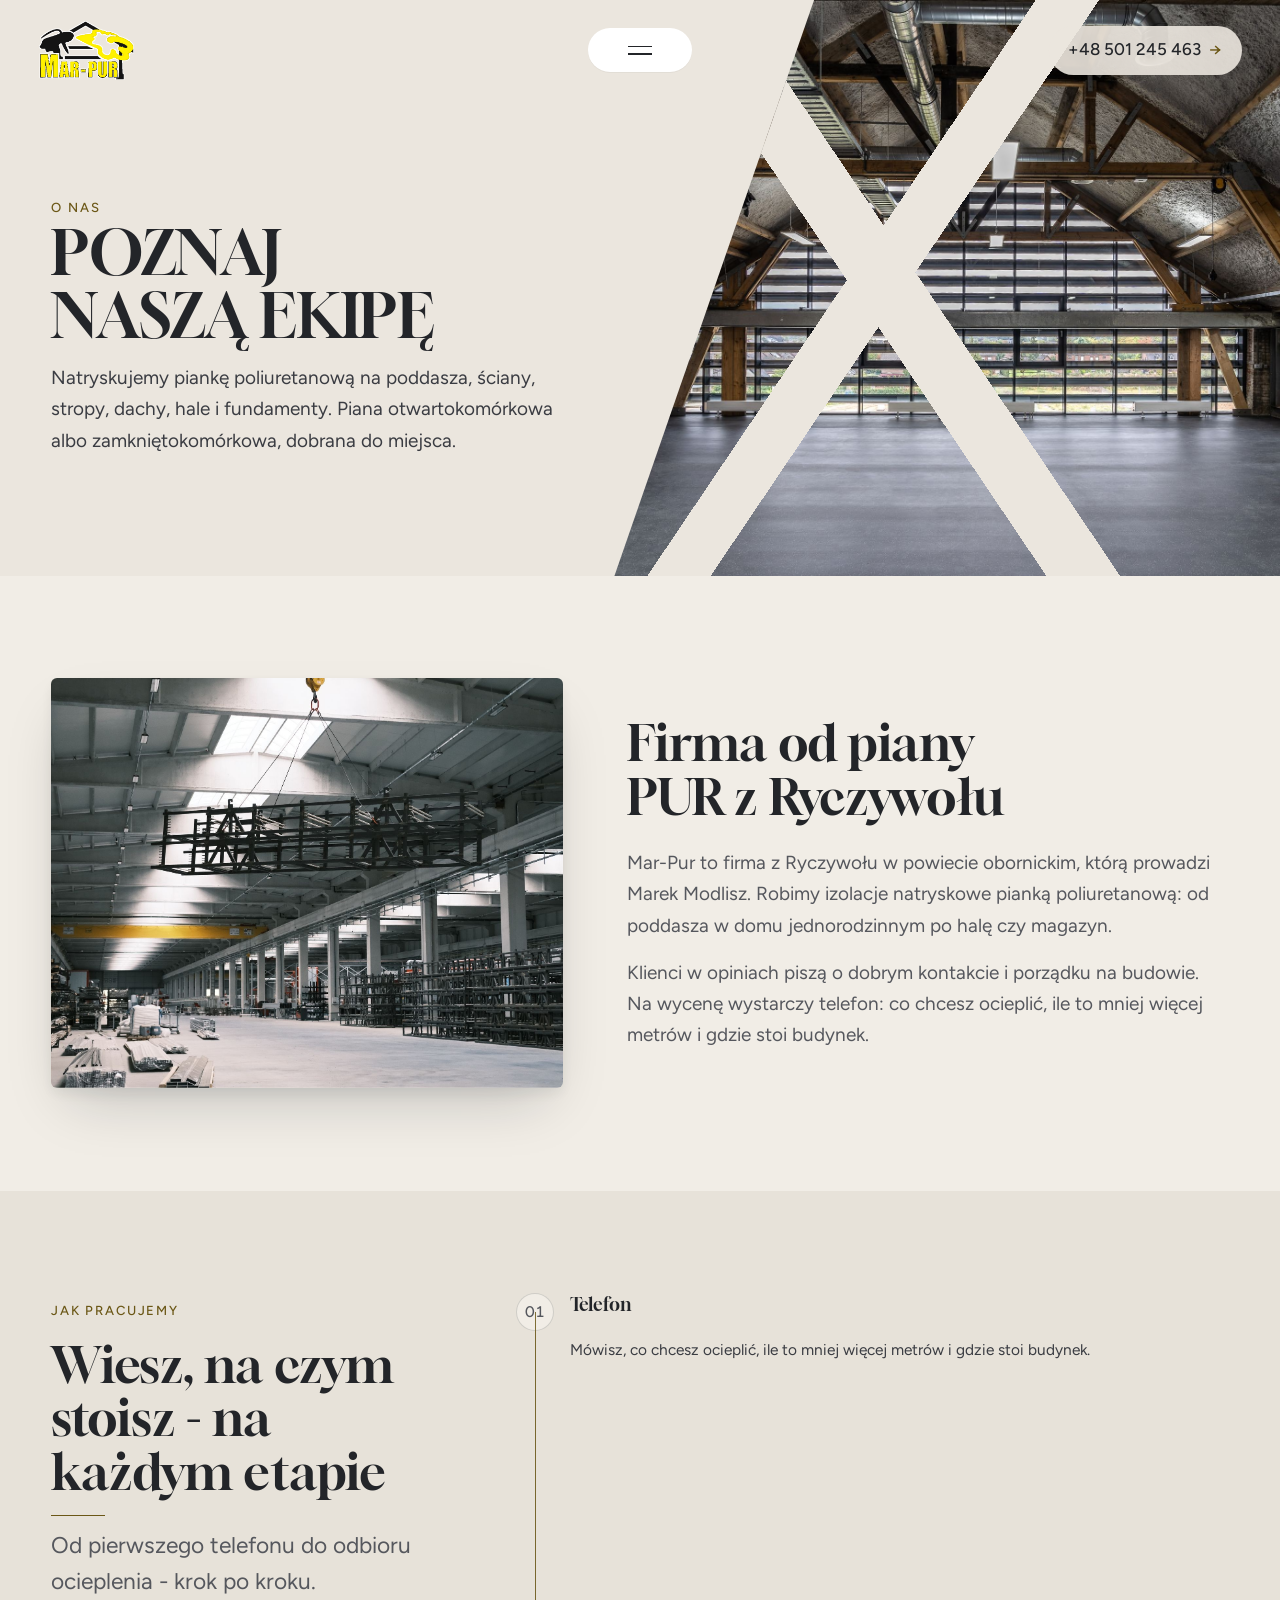
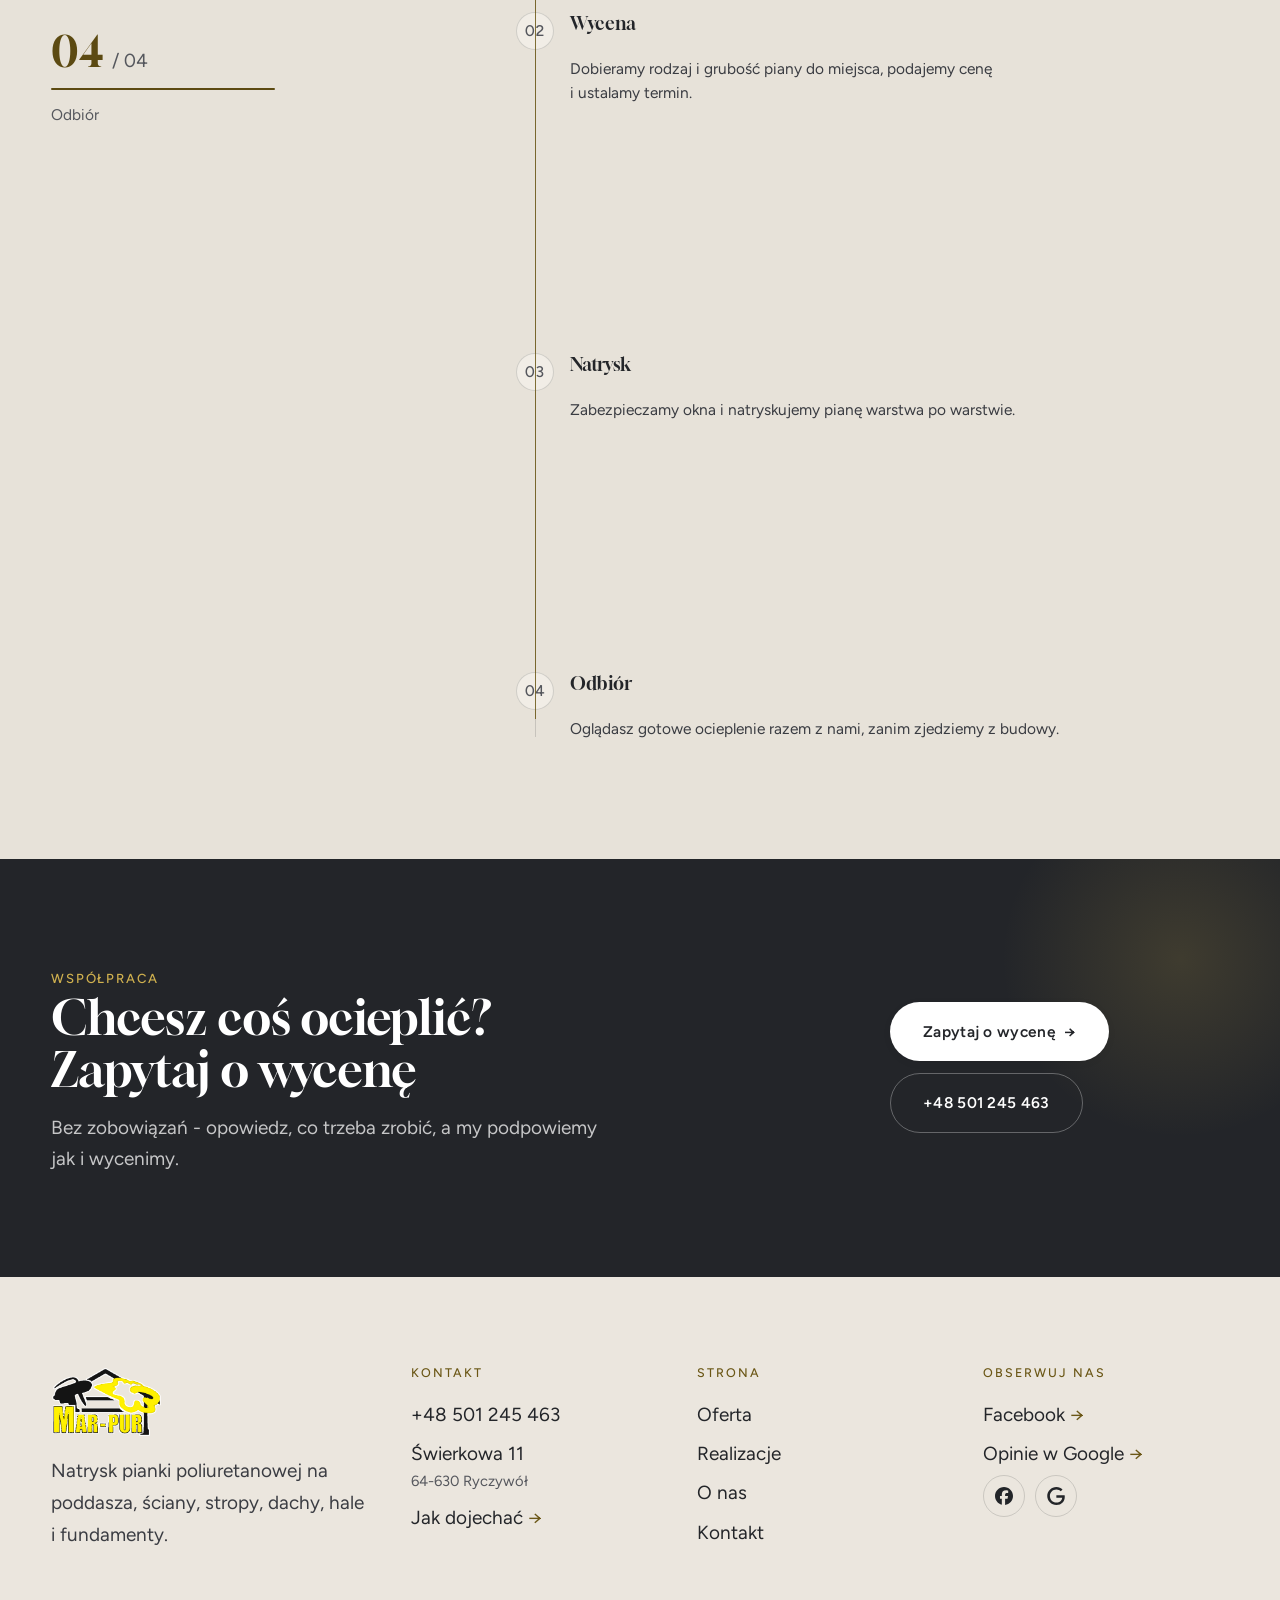
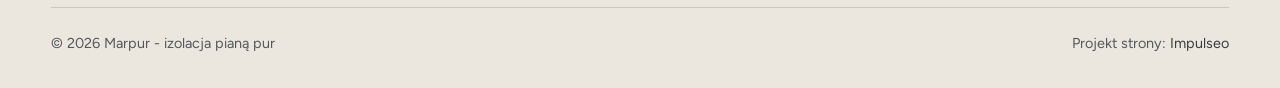
<file: o-nas.html>
<!DOCTYPE html>
<html lang="pl">
<head>
<meta charset="UTF-8">
<meta name="viewport" content="width=device-width, initial-scale=1.0">
<title>O nas - Marpur - izolacja pianą pur</title>
<meta name="description" content="Mar-Pur - izolacje natryskowe pianką poliuretanową: poddasza, ściany, stropy, dachy, hale, magazyny i fundamenty. Ryczywół, powiat obornicki. Zadzwoń po wycenę: 501 245 463.">
<link rel="canonical" href="https://kris20032.github.io/marpur-izolacja-piana-pur/o-nas.html">
<meta name="robots" content="noindex, nofollow">
<meta property="og:type" content="website">
<meta property="og:locale" content="pl_PL">
<meta property="og:site_name" content="Marpur - izolacja pianą pur">
<meta property="og:title" content="O nas - Marpur - izolacja pianą pur">
<meta property="og:description" content="Mar-Pur - izolacje natryskowe pianką poliuretanową: poddasza, ściany, stropy, dachy, hale, magazyny i fundamenty. Ryczywół, powiat obornicki. Zadzwoń po wycenę: 501 245 463.">
<meta property="og:url" content="https://kris20032.github.io/marpur-izolacja-piana-pur/o-nas.html">
<meta property="og:image" content="https://kris20032.github.io/marpur-izolacja-piana-pur/img/og.jpg">
<meta property="og:image:width" content="1200">
<meta property="og:image:height" content="630">
<meta name="twitter:card" content="summary_large_image">
<link rel="preconnect" href="https://fonts.googleapis.com">
<link rel="preconnect" href="https://fonts.gstatic.com" crossorigin>
<link href="https://fonts.googleapis.com/css2?family=Gloock&family=Figtree:wght@400;500;600&display=swap" rel="stylesheet">
<link rel="stylesheet" href="assets/styles.css?v=6a5ce6d9">
<link rel="stylesheet" href="assets/kw.css?v=20261029">
</head>
<body>

<header class="kw-head">
  <a class="kw-brand" href="index.html"><img class="nav-logo" src="img/logo.png" alt="Marpur - izolacja pianą pur" width="728" height="459" decoding="async"></a>
  <button class="kw-burger" type="button" aria-label="Otwórz menu" aria-expanded="false" aria-controls="kw-menu"><span></span><span></span></button>
  <a class="kw-phone" href="tel:+48501245463">+48 501 245 463 <span class="arr">→</span></a>
</header>
<nav class="kw-menu" id="kw-menu" aria-label="Menu">
  <div>
    <h4>Strona</h4>
    <a href="index.html">Start</a>
    <a href="oferta.html">Oferta</a>
    <a href="realizacje.html">Realizacje</a>
    <a href="o-nas.html">O nas</a>
    <a href="kontakt.html">Kontakt</a>
  </div>
  <div class="kw-menu-small">
    <h4>Co ocieplamy</h4>
    <a href="oferta.html">Poddasza i dachy</a>
    <a href="oferta.html">Stropy</a>
    <a href="oferta.html">Ściany</a>
    <a href="oferta.html">Hale i magazyny</a>
    <a href="oferta.html">Fundamenty</a>
  </div>
  <div class="kw-menu-small">
    <h4>Kontakt</h4>
    <a href="tel:+48501245463">+48 501 245 463</a>
    <p>Świerkowa 11, 64-630 Ryczywół</p>
    <a href="https://www.facebook.com/marpurmarek.modlisz/" target="_blank" rel="noopener">Facebook →</a>
    <a href="https://maps.google.com/?cid=6481977796129242069&amp;g_mp=Cidnb29nbGUubWFwcy5wbGFjZXMudjEuUGxhY2VzLlNlYXJjaFRleHQQAhgEIAA" target="_blank" rel="noopener">Opinie w Google →</a>
  </div>
</nav>

<main>
<section class="pagehead">
  <img src="img/g4.jpg" alt="Marpur - izolacja pianą pur - Poznaj naszą ekipę" width="1880" height="1253" decoding="async">
  <span class="kw-ph-stripes" aria-hidden="true"></span>
  <div class="wrap">
    <span class="eyebrow">O nas</span>
    <h1>Poznaj naszą ekipę</h1>
    <p>Natryskujemy piankę poliuretanową na poddasza, ściany, stropy, dachy, hale i fundamenty. Piana otwartokomórkowa albo zamkniętokomórkowa, dobrana do miejsca.</p>
  </div>
</section>
<section>
  <div class="wrap split">
    <div class="split-art reveal"><img src="img/g8.jpg" alt="Marpur - izolacja pianą pur" loading="lazy" width="1880" height="1253" decoding="async"></div>
    <div class="split-copy reveal">
      <h2>Firma od piany PUR z Ryczywołu</h2>
      <p class="muted">Mar-Pur to firma z Ryczywołu w powiecie obornickim, którą prowadzi Marek Modlisz. Robimy izolacje natryskowe pianką poliuretanową: od poddasza w domu jednorodzinnym po halę czy magazyn.</p>
      <p class="muted">Klienci w opiniach piszą o dobrym kontakcie i porządku na budowie. Na wycenę wystarczy telefon: co chcesz ocieplić, ile to mniej więcej metrów i gdzie stoi budynek.</p>
    </div>
  </div>
</section>

<section class="proces proces-os fachowcy">
  <div class="wrap proc-grid">
    <div class="proc-side">
      <div class="head reveal">
        <span class="eyebrow">Jak pracujemy</span>
        <h2>Wiesz, na czym stoisz - na każdym etapie</h2>
        <p>Od pierwszego telefonu do odbioru ocieplenia - krok po kroku.</p>
      </div>
      <div class="proc-count" aria-hidden="true"><span class="pc-cur">01</span><span class="pc-all">/ 04</span></div>
      <div class="proc-bar" aria-hidden="true"><i></i></div>
      <p class="proc-now" aria-hidden="true">Telefon</p>
    </div>
    <ol class="proces-line">
      <li class="reveal"><span class="pno">01</span><h3>Telefon</h3><p>Mówisz, co chcesz ocieplić, ile to mniej więcej metrów i gdzie stoi budynek.</p></li>
      <li class="reveal"><span class="pno">02</span><h3>Wycena</h3><p>Dobieramy rodzaj i grubość piany do miejsca, podajemy cenę i ustalamy termin.</p></li>
      <li class="reveal"><span class="pno">03</span><h3>Natrysk</h3><p>Zabezpieczamy okna i natryskujemy pianę warstwa po warstwie.</p></li>
      <li class="reveal"><span class="pno">04</span><h3>Odbiór</h3><p>Oglądasz gotowe ocieplenie razem z nami, zanim zjedziemy z budowy.</p></li>
    </ol>
  </div>
</section>


<section class="cta">
  <div class="wrap">
    <div class="reveal">
      <span class="eyebrow">Współpraca</span>
      <h2>Chcesz coś ocieplić? Zapytaj o wycenę</h2>
      <p>Bez zobowiązań - opowiedz, co trzeba zrobić, a my podpowiemy jak i wycenimy.</p>
    </div>
    <div class="cta-actions reveal">
      <a href="kontakt.html" class="btn btn-light">Zapytaj o wycenę <span class="arr">→</span></a>
      <a href="tel:+48501245463" class="btn btn-ghost btn-ghost-cta">+48 501 245 463</a>
    </div>
  </div>
</section>
</main>

<footer class="kw-foot">
  <div class="wrap">
    <div class="kw-foot-grid">
      <div>
        <a class="kw-foot-logo" href="index.html"><img src="img/logo.png" alt="Marpur - izolacja pianą pur" width="728" height="459" loading="lazy" decoding="async"></a>
        <p>Natrysk pianki poliuretanowej na poddasza, ściany, stropy, dachy, hale i fundamenty.</p>
      </div>
      <div>
        <h4>Kontakt</h4>
        <ul>
          <li><a href="tel:+48501245463">+48 501 245 463</a></li>
          <li>Świerkowa 11<span class="sub">64-630 Ryczywół</span></li>
          <li><a href="https://maps.google.com/?cid=6481977796129242069&amp;g_mp=Cidnb29nbGUubWFwcy5wbGFjZXMudjEuUGxhY2VzLlNlYXJjaFRleHQQAhgEIAA" target="_blank" rel="noopener">Jak dojechać <span class="arr">→</span></a></li>
        </ul>
      </div>
      <div>
        <h4>Strona</h4>
        <ul>
          <li><a href="oferta.html">Oferta</a></li>
          <li><a href="realizacje.html">Realizacje</a></li>
          <li><a href="o-nas.html">O nas</a></li>
          <li><a href="kontakt.html">Kontakt</a></li>
        </ul>
      </div>
      <div>
        <h4>Obserwuj nas</h4>
        <ul>
          <li><a href="https://www.facebook.com/marpurmarek.modlisz/" target="_blank" rel="noopener">Facebook <span class="arr">→</span></a></li>
          <li><a href="https://maps.google.com/?cid=6481977796129242069&amp;g_mp=Cidnb29nbGUubWFwcy5wbGFjZXMudjEuUGxhY2VzLlNlYXJjaFRleHQQAhgEIAA" target="_blank" rel="noopener">Opinie w Google <span class="arr">→</span></a></li>
        </ul>
        <div class="kw-soc">
          <a class="soc" href="https://www.facebook.com/marpurmarek.modlisz/" target="_blank" rel="noopener" aria-label="Facebook - Marpur - izolacja pianą pur"><svg viewBox="0 0 24 24" aria-hidden="true" focusable="false"><path d="M9.101 23.691v-7.98H6.627v-3.667h2.474v-1.58c0-4.085 1.848-5.978 5.858-5.978.401 0 .955.042 1.468.103a8.68 8.68 0 0 1 1.141.195v3.325a8.623 8.623 0 0 0-.653-.036 26.805 26.805 0 0 0-.733-.009c-.707 0-1.259.096-1.675.309a1.686 1.686 0 0 0-.679.622c-.258.42-.374.995-.374 1.752v1.297h3.919l-.386 2.103-.287 1.564h-3.246v8.245C19.396 23.238 24 18.179 24 12.044c0-6.627-5.373-12-12-12s-12 5.373-12 12c0 5.628 3.874 10.35 9.101 11.647Z" fill="currentColor"/></svg></a>
          <a class="soc" href="https://maps.google.com/?cid=6481977796129242069&amp;g_mp=Cidnb29nbGUubWFwcy5wbGFjZXMudjEuUGxhY2VzLlNlYXJjaFRleHQQAhgEIAA" target="_blank" rel="noopener" aria-label="Google - Marpur - izolacja pianą pur"><svg viewBox="0 0 24 24" aria-hidden="true" focusable="false"><path d="M12.48 10.92v3.28h7.84c-.24 1.84-.853 3.187-1.787 4.133-1.147 1.147-2.933 2.4-6.053 2.4-4.827 0-8.6-3.893-8.6-8.72s3.773-8.72 8.6-8.72c2.6 0 4.507 1.027 5.907 2.347l2.307-2.307C18.747 1.44 16.133 0 12.48 0 5.867 0 .307 5.387.307 12s5.56 12 12.173 12c3.573 0 6.267-1.173 8.373-3.36 2.16-2.16 2.84-5.213 2.84-7.667 0-.76-.053-1.467-.173-2.053H12.48z" fill="currentColor"/></svg></a>
        </div>
      </div>
    </div>
    <div class="kw-foot-bot">
      <span>© 2026 Marpur - izolacja pianą pur</span>
      <span>Projekt strony: <a class="foot-credit" href="https://impulseo.pl" target="_blank" rel="noopener">Impulseo</a></span>
    </div>
  </div>
</footer>
<div class="sticky-call"><a class="sc-call" href="tel:+48501245463"><svg class="ico-tel" width="16" height="16" viewBox="0 0 24 24" fill="none" aria-hidden="true"><path d="M6.6 10.8a15.5 15.5 0 0 0 6.6 6.6l2.2-2.2a1 1 0 0 1 1-.24 11.4 11.4 0 0 0 3.6.58 1 1 0 0 1 1 1V20a1 1 0 0 1-1 1A17 17 0 0 1 3 4a1 1 0 0 1 1-1h3.5a1 1 0 0 1 1 1c0 1.25.2 2.46.58 3.6a1 1 0 0 1-.25 1l-2.23 2.2Z" fill="currentColor"/></svg> Zadzwoń</a><a class="sc-quote" href="kontakt.html">Zapytaj o cenę</a></div>
<div class="demo-wazne" data-do="2026-11-03" data-cykl="3" hidden><svg class="dw-ico" width="13" height="13" viewBox="0 0 24 24" fill="none" aria-hidden="true"><circle cx="12" cy="12" r="8.6" stroke="currentColor" stroke-width="1.8"/><path d="M12 7.2V12l3.3 2" stroke="currentColor" stroke-width="1.8" stroke-linecap="round"/></svg><span class="dw-txt"></span></div>

<script src="assets/main.js"></script>
<script src="assets/kw.js?v=20261029"></script>
</body>
</html>
</file>
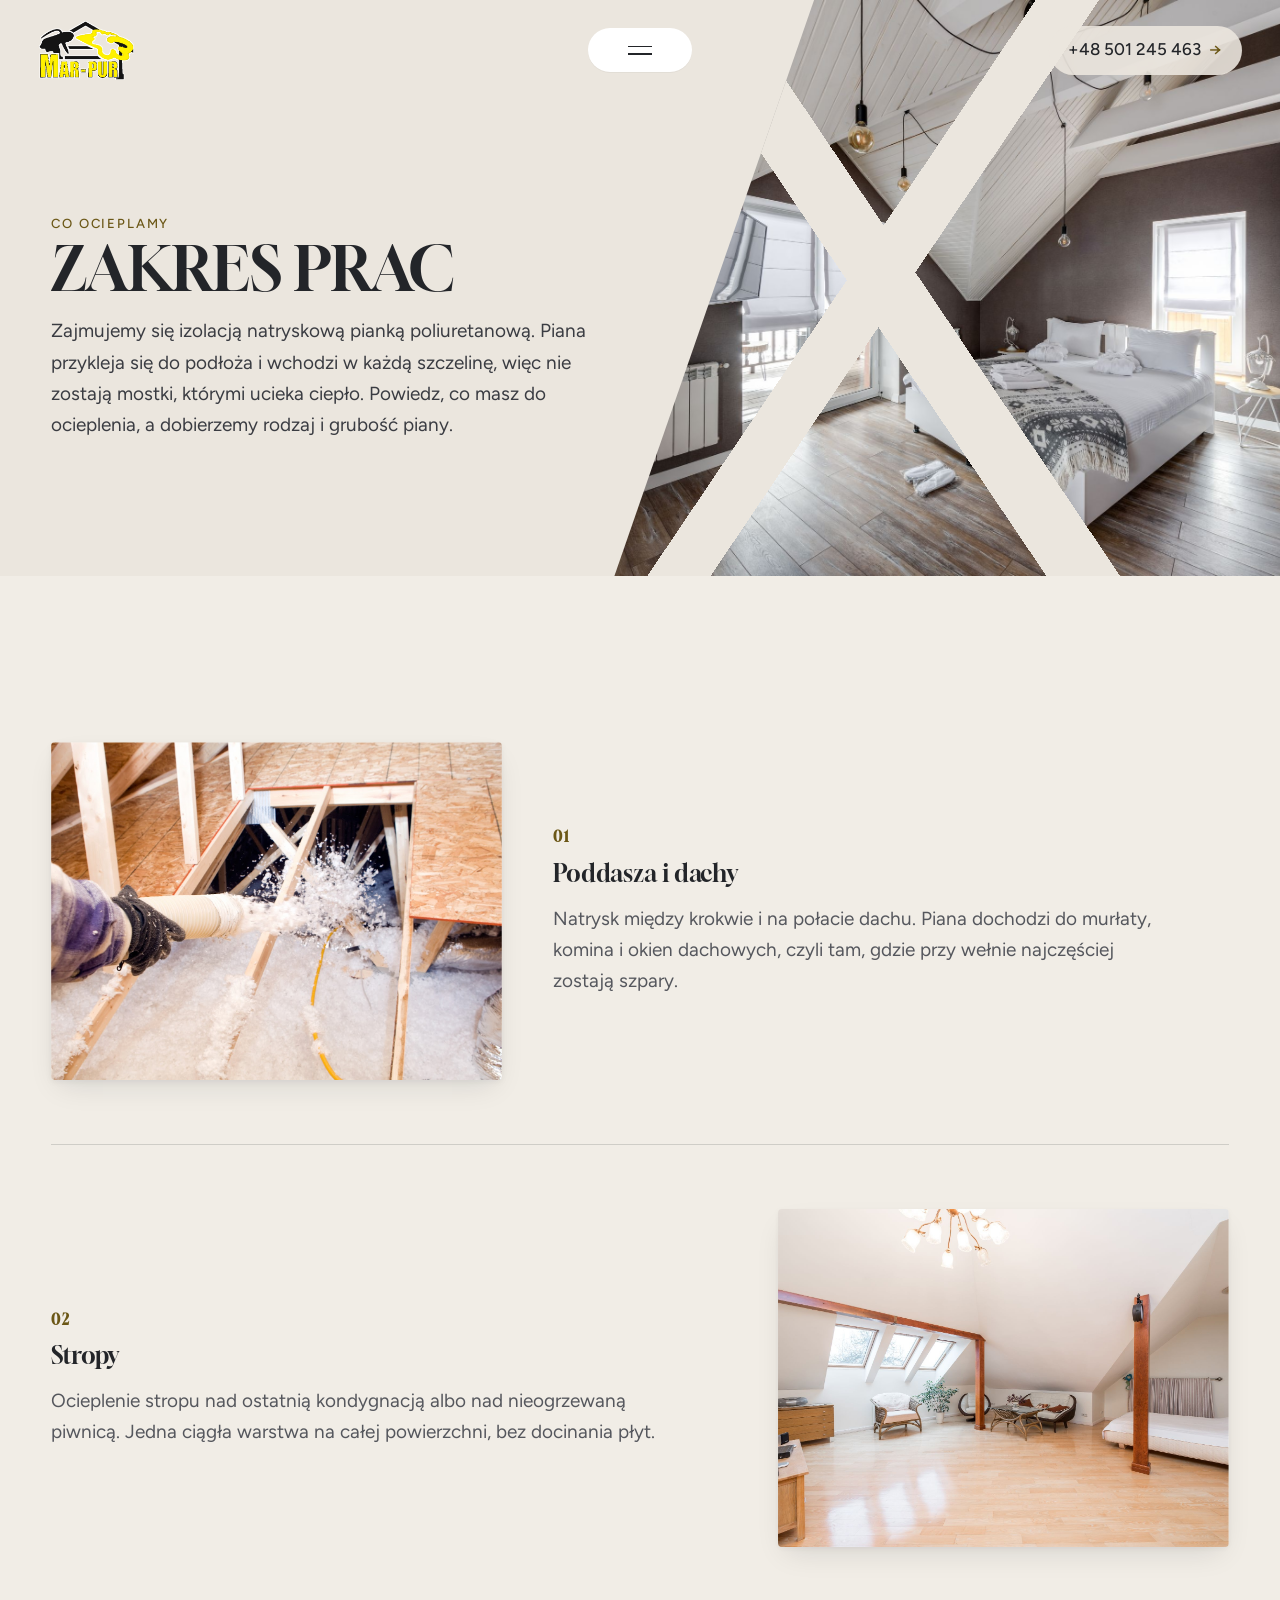
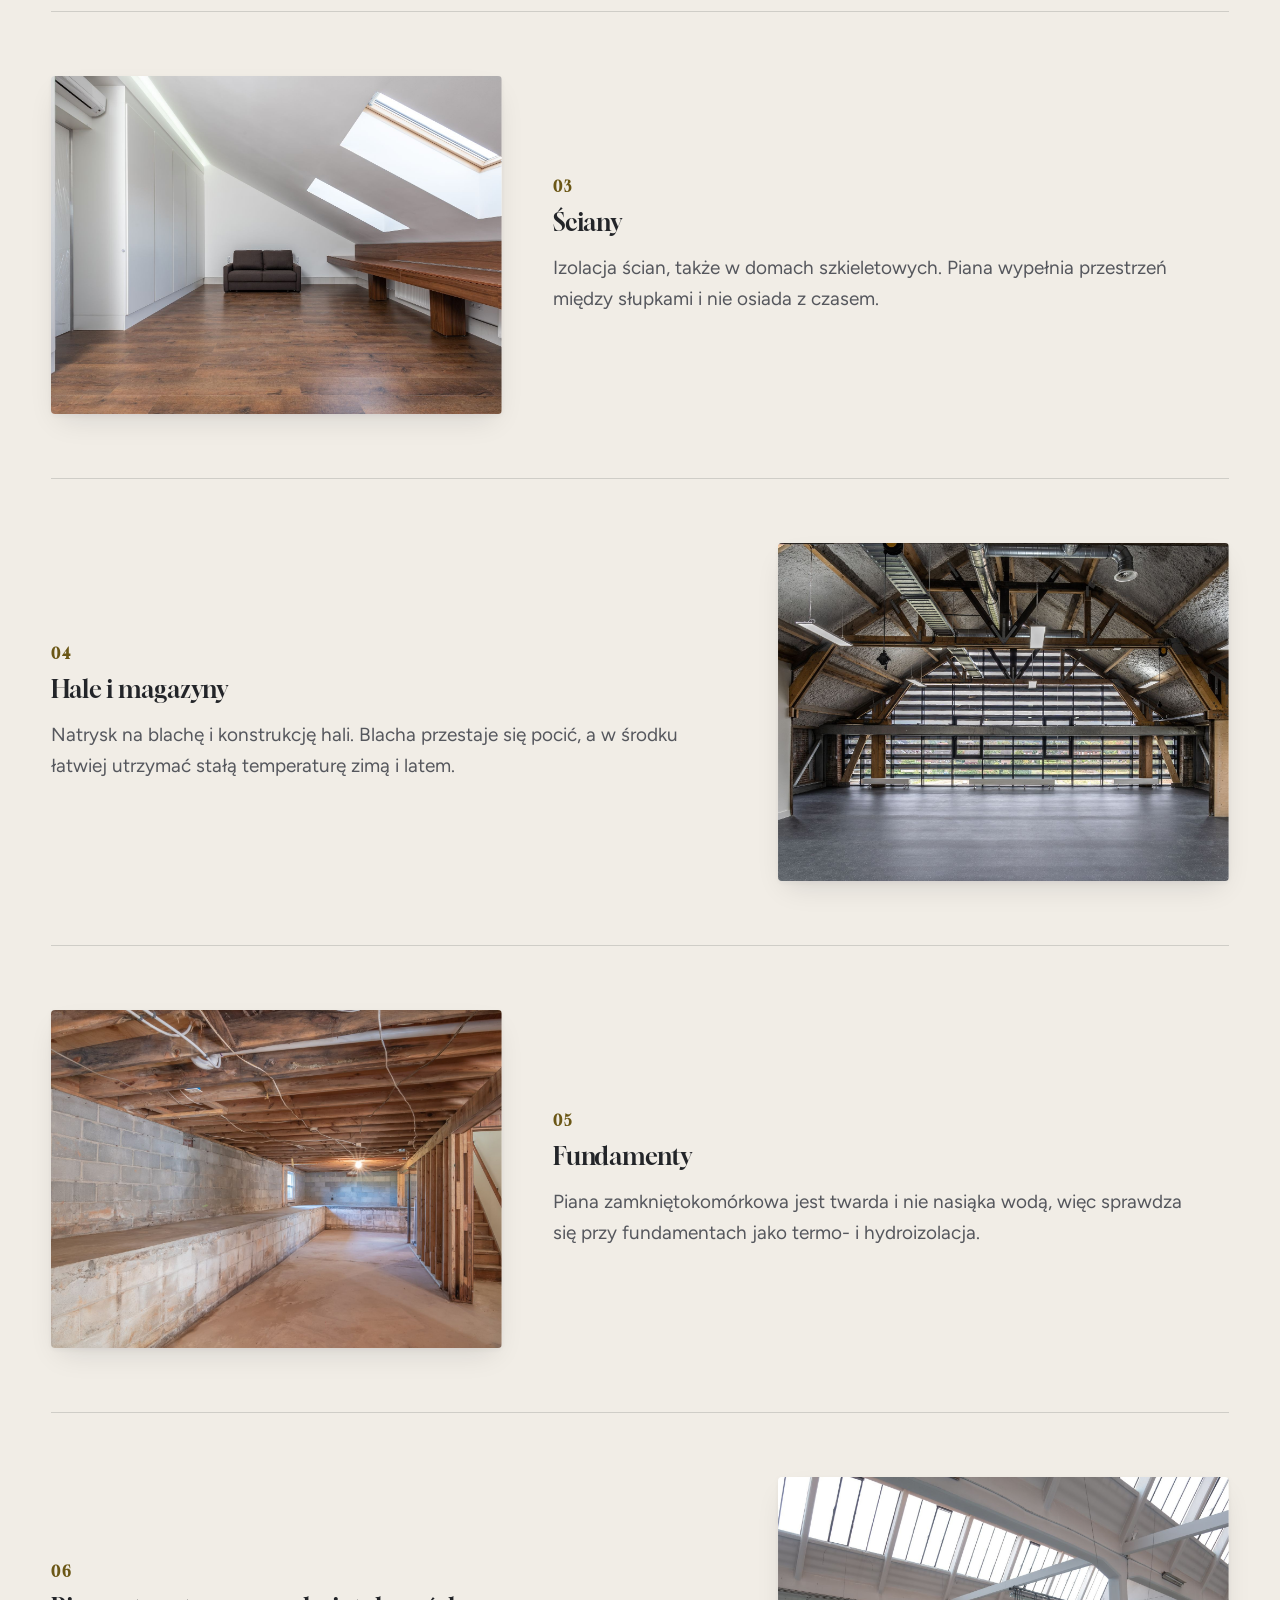
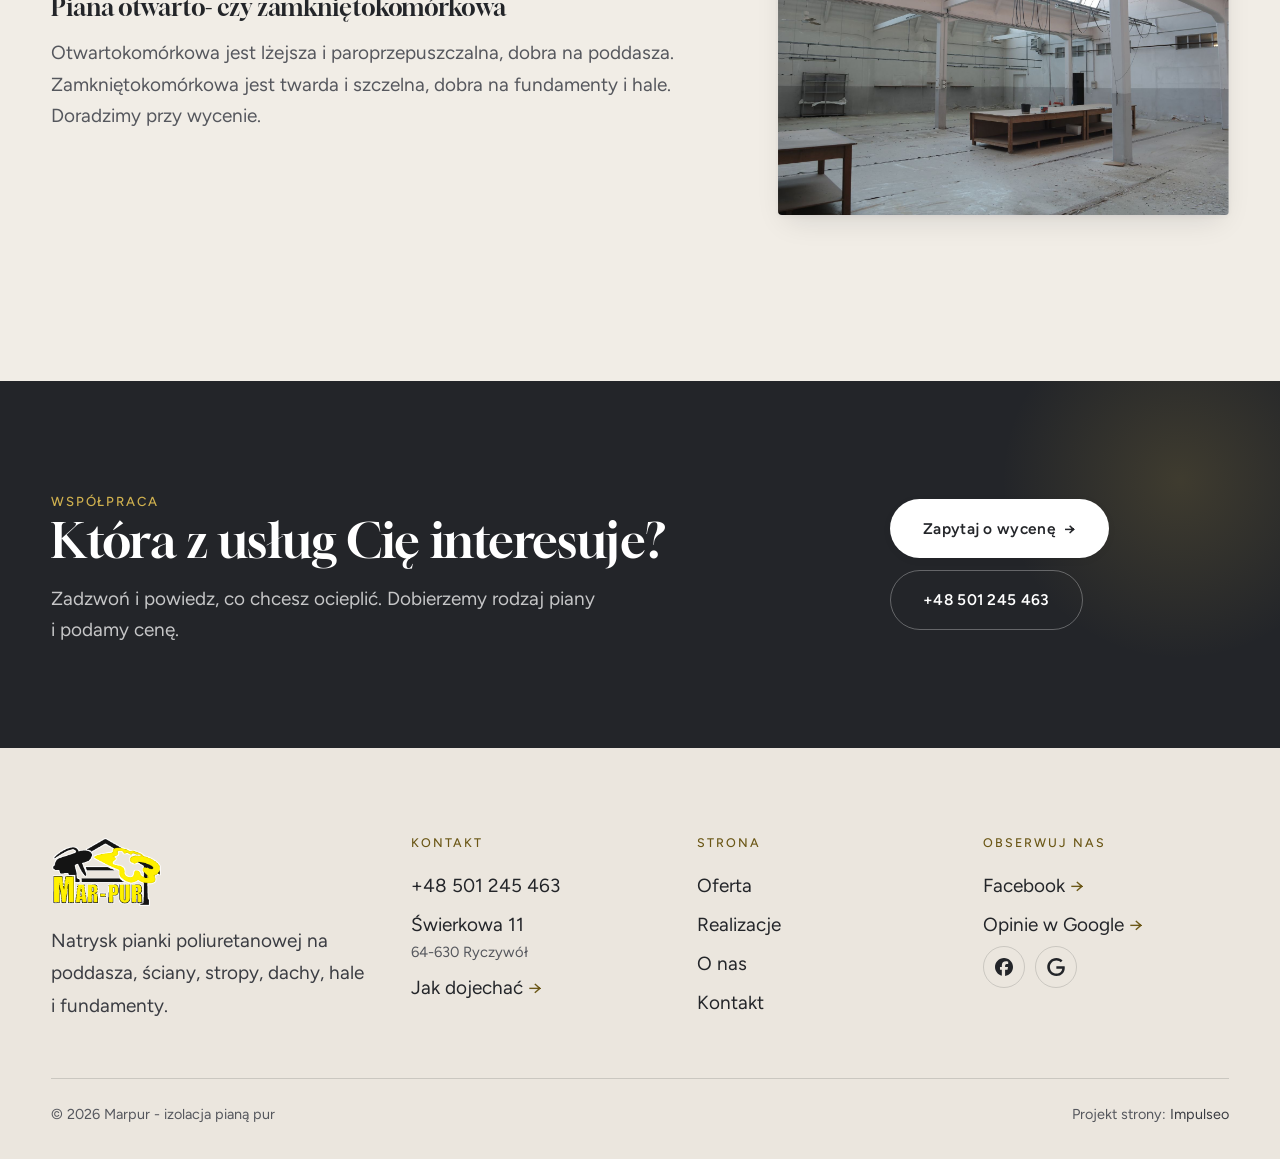
<file: oferta.html>
<!DOCTYPE html>
<html lang="pl">
<head>
<meta charset="UTF-8">
<meta name="viewport" content="width=device-width, initial-scale=1.0">
<title>Oferta - Marpur - izolacja pianą pur</title>
<meta name="description" content="Mar-Pur - izolacje natryskowe pianką poliuretanową: poddasza, ściany, stropy, dachy, hale, magazyny i fundamenty. Ryczywół, powiat obornicki. Zadzwoń po wycenę: 501 245 463.">
<link rel="canonical" href="https://kris20032.github.io/marpur-izolacja-piana-pur/oferta.html">
<meta name="robots" content="noindex, nofollow">
<meta property="og:type" content="website">
<meta property="og:locale" content="pl_PL">
<meta property="og:site_name" content="Marpur - izolacja pianą pur">
<meta property="og:title" content="Oferta - Marpur - izolacja pianą pur">
<meta property="og:description" content="Mar-Pur - izolacje natryskowe pianką poliuretanową: poddasza, ściany, stropy, dachy, hale, magazyny i fundamenty. Ryczywół, powiat obornicki. Zadzwoń po wycenę: 501 245 463.">
<meta property="og:url" content="https://kris20032.github.io/marpur-izolacja-piana-pur/oferta.html">
<meta property="og:image" content="https://kris20032.github.io/marpur-izolacja-piana-pur/img/og.jpg">
<meta property="og:image:width" content="1200">
<meta property="og:image:height" content="630">
<meta name="twitter:card" content="summary_large_image">
<link rel="preconnect" href="https://fonts.googleapis.com">
<link rel="preconnect" href="https://fonts.gstatic.com" crossorigin>
<link href="https://fonts.googleapis.com/css2?family=Gloock&family=Figtree:wght@400;500;600&display=swap" rel="stylesheet">
<link rel="stylesheet" href="assets/styles.css?v=6a5ce6d9">
<link rel="stylesheet" href="assets/kw.css?v=20261029">
</head>
<body>

<header class="kw-head">
  <a class="kw-brand" href="index.html"><img class="nav-logo" src="img/logo.png" alt="Marpur - izolacja pianą pur" width="728" height="459" decoding="async"></a>
  <button class="kw-burger" type="button" aria-label="Otwórz menu" aria-expanded="false" aria-controls="kw-menu"><span></span><span></span></button>
  <a class="kw-phone" href="tel:+48501245463">+48 501 245 463 <span class="arr">→</span></a>
</header>
<nav class="kw-menu" id="kw-menu" aria-label="Menu">
  <div>
    <h4>Strona</h4>
    <a href="index.html">Start</a>
    <a href="oferta.html">Oferta</a>
    <a href="realizacje.html">Realizacje</a>
    <a href="o-nas.html">O nas</a>
    <a href="kontakt.html">Kontakt</a>
  </div>
  <div class="kw-menu-small">
    <h4>Co ocieplamy</h4>
    <a href="oferta.html">Poddasza i dachy</a>
    <a href="oferta.html">Stropy</a>
    <a href="oferta.html">Ściany</a>
    <a href="oferta.html">Hale i magazyny</a>
    <a href="oferta.html">Fundamenty</a>
  </div>
  <div class="kw-menu-small">
    <h4>Kontakt</h4>
    <a href="tel:+48501245463">+48 501 245 463</a>
    <p>Świerkowa 11, 64-630 Ryczywół</p>
    <a href="https://www.facebook.com/marpurmarek.modlisz/" target="_blank" rel="noopener">Facebook →</a>
    <a href="https://maps.google.com/?cid=6481977796129242069&amp;g_mp=Cidnb29nbGUubWFwcy5wbGFjZXMudjEuUGxhY2VzLlNlYXJjaFRleHQQAhgEIAA" target="_blank" rel="noopener">Opinie w Google →</a>
  </div>
</nav>

<main>
<section class="pagehead">
  <img src="img/g7.jpg" alt="Marpur - izolacja pianą pur - Zakres prac" width="1880" height="1255" decoding="async">
  <span class="kw-ph-stripes" aria-hidden="true"></span>
  <div class="wrap">
    <span class="eyebrow">Co ocieplamy</span>
    <h1>Zakres prac</h1>
    <p>Zajmujemy się izolacją natryskową pianką poliuretanową. Piana przykleja się do podłoża i wchodzi w każdą szczelinę, więc nie zostają mostki, którymi ucieka ciepło. Powiedz, co masz do ocieplenia, a dobierzemy rodzaj i grubość piany.</p>
  </div>
</section>
<section>
  <div class="wrap">
    <div class="svc-row reveal">
      <div class="svc-row-art"><img src="img/g1.jpg" alt="Poddasza i dachy" loading="lazy" width="1600" height="1067" decoding="async"></div>
      <div>
        <span class="num">01</span>
        <h3>Poddasza i dachy</h3>
        <p class="muted">Natrysk między krokwie i na połacie dachu. Piana dochodzi do murłaty, komina i okien dachowych, czyli tam, gdzie przy wełnie najczęściej zostają szpary.</p>
      </div>
    </div>
    <div class="svc-row rev reveal">
      <div class="svc-row-art"><img src="img/g2.jpg" alt="Stropy" loading="lazy" width="1880" height="1255" decoding="async"></div>
      <div>
        <span class="num">02</span>
        <h3>Stropy</h3>
        <p class="muted">Ocieplenie stropu nad ostatnią kondygnacją albo nad nieogrzewaną piwnicą. Jedna ciągła warstwa na całej powierzchni, bez docinania płyt.</p>
      </div>
    </div>
    <div class="svc-row reveal">
      <div class="svc-row-art"><img src="img/g3.jpg" alt="Ściany" loading="lazy" width="1880" height="1255" decoding="async"></div>
      <div>
        <span class="num">03</span>
        <h3>Ściany</h3>
        <p class="muted">Izolacja ścian, także w domach szkieletowych. Piana wypełnia przestrzeń między słupkami i nie osiada z czasem.</p>
      </div>
    </div>
    <div class="svc-row rev reveal">
      <div class="svc-row-art"><img src="img/g4.jpg" alt="Hale i magazyny" loading="lazy" width="1880" height="1253" decoding="async"></div>
      <div>
        <span class="num">04</span>
        <h3>Hale i magazyny</h3>
        <p class="muted">Natrysk na blachę i konstrukcję hali. Blacha przestaje się pocić, a w środku łatwiej utrzymać stałą temperaturę zimą i latem.</p>
      </div>
    </div>
    <div class="svc-row reveal">
      <div class="svc-row-art"><img src="img/g11.jpg" alt="Fundamenty" loading="lazy" width="1880" height="1253" decoding="async"></div>
      <div>
        <span class="num">05</span>
        <h3>Fundamenty</h3>
        <p class="muted">Piana zamkniętokomórkowa jest twarda i nie nasiąka wodą, więc sprawdza się przy fundamentach jako termo- i hydroizolacja.</p>
      </div>
    </div>
    <div class="svc-row rev reveal">
      <div class="svc-row-art"><img src="img/g6.jpg" alt="Piana otwarto- czy zamkniętokomórkowa" loading="lazy" width="1880" height="1253" decoding="async"></div>
      <div>
        <span class="num">06</span>
        <h3>Piana otwarto- czy zamkniętokomórkowa</h3>
        <p class="muted">Otwartokomórkowa jest lżejsza i paroprzepuszczalna, dobra na poddasza. Zamkniętokomórkowa jest twarda i szczelna, dobra na fundamenty i hale. Doradzimy przy wycenie.</p>
      </div>
    </div>
  </div>
</section>

<section class="cta">
  <div class="wrap">
    <div class="reveal">
      <span class="eyebrow">Współpraca</span>
      <h2>Która z usług Cię interesuje?</h2>
      <p>Zadzwoń i powiedz, co chcesz ocieplić. Dobierzemy rodzaj piany i podamy cenę.</p>
    </div>
    <div class="cta-actions reveal">
      <a href="kontakt.html" class="btn btn-light">Zapytaj o wycenę <span class="arr">→</span></a>
      <a href="tel:+48501245463" class="btn btn-ghost btn-ghost-cta">+48 501 245 463</a>
    </div>
  </div>
</section>
</main>

<footer class="kw-foot">
  <div class="wrap">
    <div class="kw-foot-grid">
      <div>
        <a class="kw-foot-logo" href="index.html"><img src="img/logo.png" alt="Marpur - izolacja pianą pur" width="728" height="459" loading="lazy" decoding="async"></a>
        <p>Natrysk pianki poliuretanowej na poddasza, ściany, stropy, dachy, hale i fundamenty.</p>
      </div>
      <div>
        <h4>Kontakt</h4>
        <ul>
          <li><a href="tel:+48501245463">+48 501 245 463</a></li>
          <li>Świerkowa 11<span class="sub">64-630 Ryczywół</span></li>
          <li><a href="https://maps.google.com/?cid=6481977796129242069&amp;g_mp=Cidnb29nbGUubWFwcy5wbGFjZXMudjEuUGxhY2VzLlNlYXJjaFRleHQQAhgEIAA" target="_blank" rel="noopener">Jak dojechać <span class="arr">→</span></a></li>
        </ul>
      </div>
      <div>
        <h4>Strona</h4>
        <ul>
          <li><a href="oferta.html">Oferta</a></li>
          <li><a href="realizacje.html">Realizacje</a></li>
          <li><a href="o-nas.html">O nas</a></li>
          <li><a href="kontakt.html">Kontakt</a></li>
        </ul>
      </div>
      <div>
        <h4>Obserwuj nas</h4>
        <ul>
          <li><a href="https://www.facebook.com/marpurmarek.modlisz/" target="_blank" rel="noopener">Facebook <span class="arr">→</span></a></li>
          <li><a href="https://maps.google.com/?cid=6481977796129242069&amp;g_mp=Cidnb29nbGUubWFwcy5wbGFjZXMudjEuUGxhY2VzLlNlYXJjaFRleHQQAhgEIAA" target="_blank" rel="noopener">Opinie w Google <span class="arr">→</span></a></li>
        </ul>
        <div class="kw-soc">
          <a class="soc" href="https://www.facebook.com/marpurmarek.modlisz/" target="_blank" rel="noopener" aria-label="Facebook - Marpur - izolacja pianą pur"><svg viewBox="0 0 24 24" aria-hidden="true" focusable="false"><path d="M9.101 23.691v-7.98H6.627v-3.667h2.474v-1.58c0-4.085 1.848-5.978 5.858-5.978.401 0 .955.042 1.468.103a8.68 8.68 0 0 1 1.141.195v3.325a8.623 8.623 0 0 0-.653-.036 26.805 26.805 0 0 0-.733-.009c-.707 0-1.259.096-1.675.309a1.686 1.686 0 0 0-.679.622c-.258.42-.374.995-.374 1.752v1.297h3.919l-.386 2.103-.287 1.564h-3.246v8.245C19.396 23.238 24 18.179 24 12.044c0-6.627-5.373-12-12-12s-12 5.373-12 12c0 5.628 3.874 10.35 9.101 11.647Z" fill="currentColor"/></svg></a>
          <a class="soc" href="https://maps.google.com/?cid=6481977796129242069&amp;g_mp=Cidnb29nbGUubWFwcy5wbGFjZXMudjEuUGxhY2VzLlNlYXJjaFRleHQQAhgEIAA" target="_blank" rel="noopener" aria-label="Google - Marpur - izolacja pianą pur"><svg viewBox="0 0 24 24" aria-hidden="true" focusable="false"><path d="M12.48 10.92v3.28h7.84c-.24 1.84-.853 3.187-1.787 4.133-1.147 1.147-2.933 2.4-6.053 2.4-4.827 0-8.6-3.893-8.6-8.72s3.773-8.72 8.6-8.72c2.6 0 4.507 1.027 5.907 2.347l2.307-2.307C18.747 1.44 16.133 0 12.48 0 5.867 0 .307 5.387.307 12s5.56 12 12.173 12c3.573 0 6.267-1.173 8.373-3.36 2.16-2.16 2.84-5.213 2.84-7.667 0-.76-.053-1.467-.173-2.053H12.48z" fill="currentColor"/></svg></a>
        </div>
      </div>
    </div>
    <div class="kw-foot-bot">
      <span>© 2026 Marpur - izolacja pianą pur</span>
      <span>Projekt strony: <a class="foot-credit" href="https://impulseo.pl" target="_blank" rel="noopener">Impulseo</a></span>
    </div>
  </div>
</footer>
<div class="sticky-call"><a class="sc-call" href="tel:+48501245463"><svg class="ico-tel" width="16" height="16" viewBox="0 0 24 24" fill="none" aria-hidden="true"><path d="M6.6 10.8a15.5 15.5 0 0 0 6.6 6.6l2.2-2.2a1 1 0 0 1 1-.24 11.4 11.4 0 0 0 3.6.58 1 1 0 0 1 1 1V20a1 1 0 0 1-1 1A17 17 0 0 1 3 4a1 1 0 0 1 1-1h3.5a1 1 0 0 1 1 1c0 1.25.2 2.46.58 3.6a1 1 0 0 1-.25 1l-2.23 2.2Z" fill="currentColor"/></svg> Zadzwoń</a><a class="sc-quote" href="kontakt.html">Zapytaj o cenę</a></div>
<div class="demo-wazne" data-do="2026-11-03" data-cykl="3" hidden><svg class="dw-ico" width="13" height="13" viewBox="0 0 24 24" fill="none" aria-hidden="true"><circle cx="12" cy="12" r="8.6" stroke="currentColor" stroke-width="1.8"/><path d="M12 7.2V12l3.3 2" stroke="currentColor" stroke-width="1.8" stroke-linecap="round"/></svg><span class="dw-txt"></span></div>

<script src="assets/main.js"></script>
<script src="assets/kw.js?v=20261029"></script>
</body>
</html>
</file>
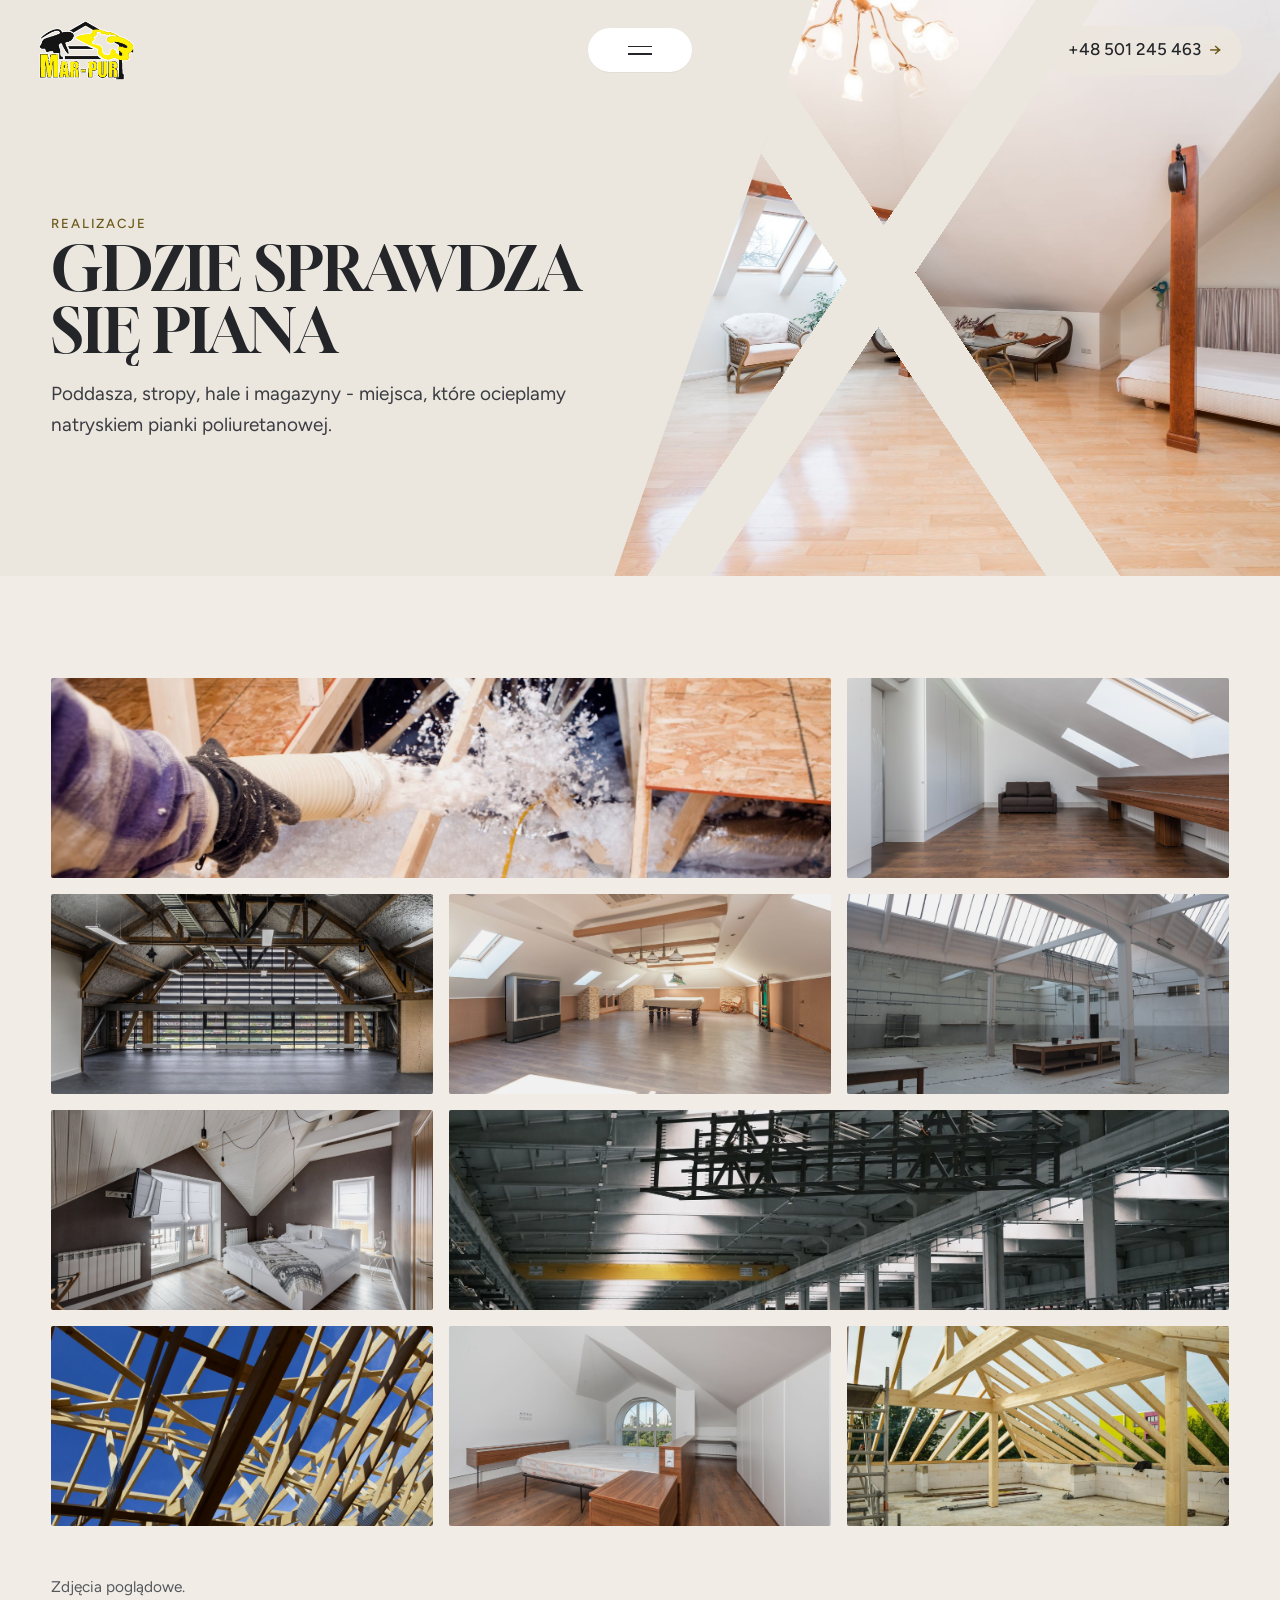
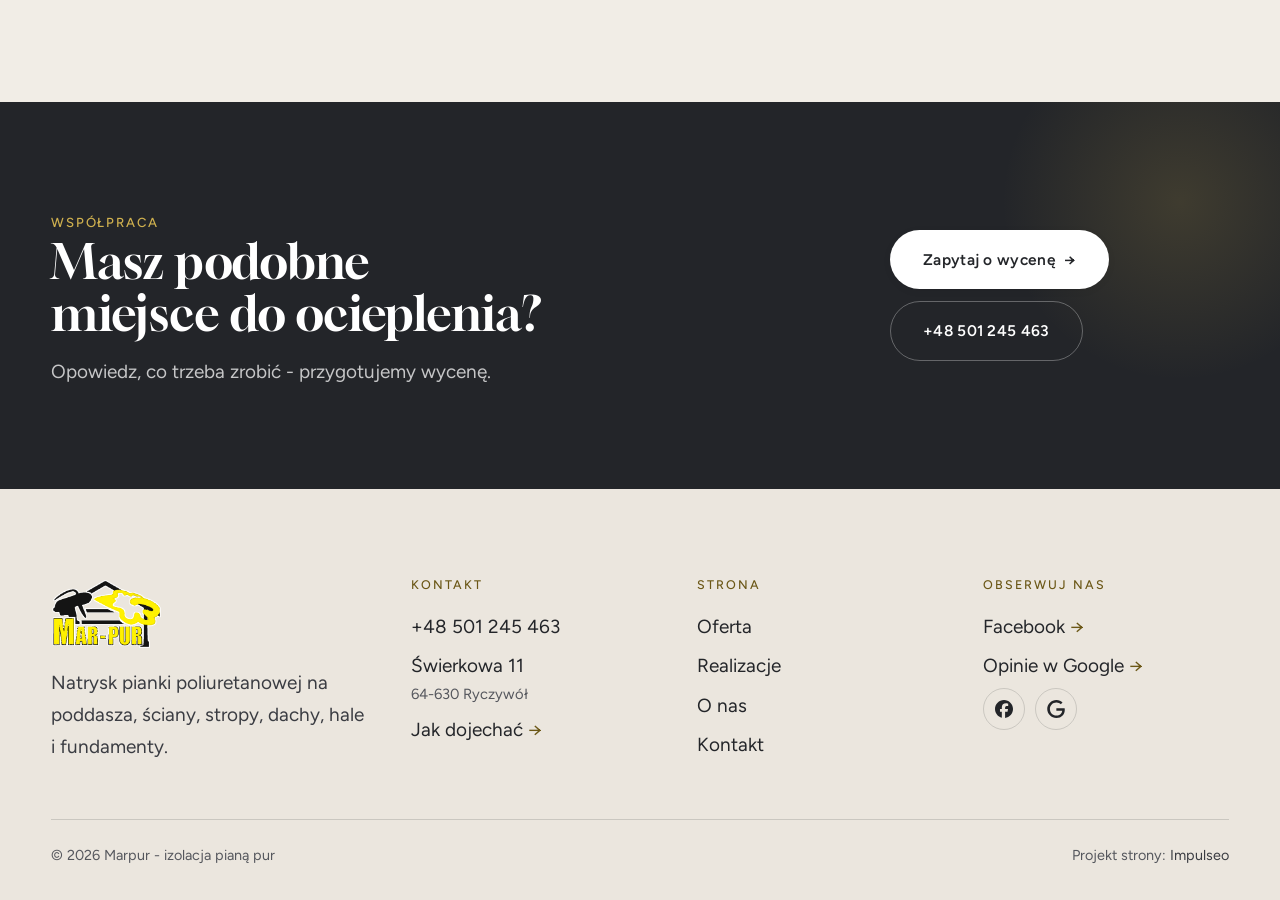
<file: realizacje.html>
<!DOCTYPE html>
<html lang="pl">
<head>
<meta charset="UTF-8">
<meta name="viewport" content="width=device-width, initial-scale=1.0">
<title>Realizacje - Marpur - izolacja pianą pur</title>
<meta name="description" content="Realizacje Marpur - izolacja pianą pur: Ocieplenie stropu nad poddaszem, Poddasze przygotowane do zamieszkania, Skosy i okna dachowe, Hala z drewnianą konstrukcją dachu, Przestronne poddasze użytkowe">
<link rel="canonical" href="https://kris20032.github.io/marpur-izolacja-piana-pur/realizacje.html">
<meta name="robots" content="noindex, nofollow">
<meta property="og:type" content="website">
<meta property="og:locale" content="pl_PL">
<meta property="og:site_name" content="Marpur - izolacja pianą pur">
<meta property="og:title" content="Realizacje - Marpur - izolacja pianą pur">
<meta property="og:description" content="Realizacje Marpur - izolacja pianą pur: Ocieplenie stropu nad poddaszem, Poddasze przygotowane do zamieszkania, Skosy i okna dachowe, Hala z drewnianą konstrukcją dachu, Przestronne poddasze użytkowe">
<meta property="og:url" content="https://kris20032.github.io/marpur-izolacja-piana-pur/realizacje.html">
<meta property="og:image" content="https://kris20032.github.io/marpur-izolacja-piana-pur/img/og.jpg">
<meta property="og:image:width" content="1200">
<meta property="og:image:height" content="630">
<meta name="twitter:card" content="summary_large_image">
<link rel="preconnect" href="https://fonts.googleapis.com">
<link rel="preconnect" href="https://fonts.gstatic.com" crossorigin>
<link href="https://fonts.googleapis.com/css2?family=Gloock&family=Figtree:wght@400;500;600&display=swap" rel="stylesheet">
<link rel="stylesheet" href="assets/styles.css?v=6a5ce6d9">
<link rel="stylesheet" href="assets/kw.css?v=20261029">
</head>
<body>

<header class="kw-head">
  <a class="kw-brand" href="index.html"><img class="nav-logo" src="img/logo.png" alt="Marpur - izolacja pianą pur" width="728" height="459" decoding="async"></a>
  <button class="kw-burger" type="button" aria-label="Otwórz menu" aria-expanded="false" aria-controls="kw-menu"><span></span><span></span></button>
  <a class="kw-phone" href="tel:+48501245463">+48 501 245 463 <span class="arr">→</span></a>
</header>
<nav class="kw-menu" id="kw-menu" aria-label="Menu">
  <div>
    <h4>Strona</h4>
    <a href="index.html">Start</a>
    <a href="oferta.html">Oferta</a>
    <a href="realizacje.html">Realizacje</a>
    <a href="o-nas.html">O nas</a>
    <a href="kontakt.html">Kontakt</a>
  </div>
  <div class="kw-menu-small">
    <h4>Co ocieplamy</h4>
    <a href="oferta.html">Poddasza i dachy</a>
    <a href="oferta.html">Stropy</a>
    <a href="oferta.html">Ściany</a>
    <a href="oferta.html">Hale i magazyny</a>
    <a href="oferta.html">Fundamenty</a>
  </div>
  <div class="kw-menu-small">
    <h4>Kontakt</h4>
    <a href="tel:+48501245463">+48 501 245 463</a>
    <p>Świerkowa 11, 64-630 Ryczywół</p>
    <a href="https://www.facebook.com/marpurmarek.modlisz/" target="_blank" rel="noopener">Facebook →</a>
    <a href="https://maps.google.com/?cid=6481977796129242069&amp;g_mp=Cidnb29nbGUubWFwcy5wbGFjZXMudjEuUGxhY2VzLlNlYXJjaFRleHQQAhgEIAA" target="_blank" rel="noopener">Opinie w Google →</a>
  </div>
</nav>

<main>
<section class="pagehead">
  <img src="img/g2.jpg" alt="Marpur - izolacja pianą pur - ocieplenie pianą PUR" width="1880" height="1255" decoding="async">
  <span class="kw-ph-stripes" aria-hidden="true"></span>
  <div class="wrap">
    <span class="eyebrow">Realizacje</span>
    <h1>Gdzie sprawdza się piana</h1>
    <p>Poddasza, stropy, hale i magazyny - miejsca, które ocieplamy natryskiem pianki poliuretanowej.</p>
  </div>
</section>
<section>
  <div class="wrap">
    <div class="gallery">
      <div class="tile t-two3 reveal"><img src="img/g1.jpg" alt="Marpur - izolacja pianą pur" loading="lazy" width="1600" height="1067" decoding="async"></div>
      <div class="tile t-third reveal"><img src="img/g3.jpg" alt="Marpur - izolacja pianą pur" loading="lazy" width="1880" height="1255" decoding="async"></div>
      <div class="tile t-third reveal"><img src="img/g4.jpg" alt="Marpur - izolacja pianą pur" loading="lazy" width="1880" height="1253" decoding="async"></div>
      <div class="tile t-third reveal"><img src="img/g5.jpg" alt="Marpur - izolacja pianą pur" loading="lazy" width="1880" height="1255" decoding="async"></div>
      <div class="tile t-third reveal"><img src="img/g6.jpg" alt="Marpur - izolacja pianą pur" loading="lazy" width="1880" height="1253" decoding="async"></div>
      <div class="tile t-third reveal"><img src="img/g7.jpg" alt="Marpur - izolacja pianą pur" loading="lazy" width="1880" height="1255" decoding="async"></div>
      <div class="tile t-two3 reveal"><img src="img/g8.jpg" alt="Marpur - izolacja pianą pur" loading="lazy" width="1880" height="1253" decoding="async"></div>
      <div class="tile t-third reveal"><img src="img/g9.jpg" alt="Marpur - izolacja pianą pur" loading="lazy" width="1880" height="1250" decoding="async"></div>
      <div class="tile t-third reveal"><img src="img/g10.jpg" alt="Marpur - izolacja pianą pur" loading="lazy" width="1880" height="1255" decoding="async"></div>
      <div class="tile t-third reveal"><img src="img/about.jpg" alt="Marpur - izolacja pianą pur" loading="lazy" width="1880" height="1253" decoding="async"></div>
    </div>
    <p class="muted reveal" style="margin-top:var(--space-7);font-size:var(--text-sm);max-width:62ch">Zdjęcia poglądowe.</p>
  </div>
</section>
<section class="cta">
  <div class="wrap">
    <div class="reveal">
      <span class="eyebrow">Współpraca</span>
      <h2>Masz podobne miejsce do ocieplenia?</h2>
      <p>Opowiedz, co trzeba zrobić - przygotujemy wycenę.</p>
    </div>
    <div class="cta-actions reveal">
      <a href="kontakt.html" class="btn btn-light">Zapytaj o wycenę <span class="arr">→</span></a>
      <a href="tel:+48501245463" class="btn btn-ghost btn-ghost-cta">+48 501 245 463</a>
    </div>
  </div>
</section>
</main>

<footer class="kw-foot">
  <div class="wrap">
    <div class="kw-foot-grid">
      <div>
        <a class="kw-foot-logo" href="index.html"><img src="img/logo.png" alt="Marpur - izolacja pianą pur" width="728" height="459" loading="lazy" decoding="async"></a>
        <p>Natrysk pianki poliuretanowej na poddasza, ściany, stropy, dachy, hale i fundamenty.</p>
      </div>
      <div>
        <h4>Kontakt</h4>
        <ul>
          <li><a href="tel:+48501245463">+48 501 245 463</a></li>
          <li>Świerkowa 11<span class="sub">64-630 Ryczywół</span></li>
          <li><a href="https://maps.google.com/?cid=6481977796129242069&amp;g_mp=Cidnb29nbGUubWFwcy5wbGFjZXMudjEuUGxhY2VzLlNlYXJjaFRleHQQAhgEIAA" target="_blank" rel="noopener">Jak dojechać <span class="arr">→</span></a></li>
        </ul>
      </div>
      <div>
        <h4>Strona</h4>
        <ul>
          <li><a href="oferta.html">Oferta</a></li>
          <li><a href="realizacje.html">Realizacje</a></li>
          <li><a href="o-nas.html">O nas</a></li>
          <li><a href="kontakt.html">Kontakt</a></li>
        </ul>
      </div>
      <div>
        <h4>Obserwuj nas</h4>
        <ul>
          <li><a href="https://www.facebook.com/marpurmarek.modlisz/" target="_blank" rel="noopener">Facebook <span class="arr">→</span></a></li>
          <li><a href="https://maps.google.com/?cid=6481977796129242069&amp;g_mp=Cidnb29nbGUubWFwcy5wbGFjZXMudjEuUGxhY2VzLlNlYXJjaFRleHQQAhgEIAA" target="_blank" rel="noopener">Opinie w Google <span class="arr">→</span></a></li>
        </ul>
        <div class="kw-soc">
          <a class="soc" href="https://www.facebook.com/marpurmarek.modlisz/" target="_blank" rel="noopener" aria-label="Facebook - Marpur - izolacja pianą pur"><svg viewBox="0 0 24 24" aria-hidden="true" focusable="false"><path d="M9.101 23.691v-7.98H6.627v-3.667h2.474v-1.58c0-4.085 1.848-5.978 5.858-5.978.401 0 .955.042 1.468.103a8.68 8.68 0 0 1 1.141.195v3.325a8.623 8.623 0 0 0-.653-.036 26.805 26.805 0 0 0-.733-.009c-.707 0-1.259.096-1.675.309a1.686 1.686 0 0 0-.679.622c-.258.42-.374.995-.374 1.752v1.297h3.919l-.386 2.103-.287 1.564h-3.246v8.245C19.396 23.238 24 18.179 24 12.044c0-6.627-5.373-12-12-12s-12 5.373-12 12c0 5.628 3.874 10.35 9.101 11.647Z" fill="currentColor"/></svg></a>
          <a class="soc" href="https://maps.google.com/?cid=6481977796129242069&amp;g_mp=Cidnb29nbGUubWFwcy5wbGFjZXMudjEuUGxhY2VzLlNlYXJjaFRleHQQAhgEIAA" target="_blank" rel="noopener" aria-label="Google - Marpur - izolacja pianą pur"><svg viewBox="0 0 24 24" aria-hidden="true" focusable="false"><path d="M12.48 10.92v3.28h7.84c-.24 1.84-.853 3.187-1.787 4.133-1.147 1.147-2.933 2.4-6.053 2.4-4.827 0-8.6-3.893-8.6-8.72s3.773-8.72 8.6-8.72c2.6 0 4.507 1.027 5.907 2.347l2.307-2.307C18.747 1.44 16.133 0 12.48 0 5.867 0 .307 5.387.307 12s5.56 12 12.173 12c3.573 0 6.267-1.173 8.373-3.36 2.16-2.16 2.84-5.213 2.84-7.667 0-.76-.053-1.467-.173-2.053H12.48z" fill="currentColor"/></svg></a>
        </div>
      </div>
    </div>
    <div class="kw-foot-bot">
      <span>© 2026 Marpur - izolacja pianą pur</span>
      <span>Projekt strony: <a class="foot-credit" href="https://impulseo.pl" target="_blank" rel="noopener">Impulseo</a></span>
    </div>
  </div>
</footer>
<div class="sticky-call"><a class="sc-call" href="tel:+48501245463"><svg class="ico-tel" width="16" height="16" viewBox="0 0 24 24" fill="none" aria-hidden="true"><path d="M6.6 10.8a15.5 15.5 0 0 0 6.6 6.6l2.2-2.2a1 1 0 0 1 1-.24 11.4 11.4 0 0 0 3.6.58 1 1 0 0 1 1 1V20a1 1 0 0 1-1 1A17 17 0 0 1 3 4a1 1 0 0 1 1-1h3.5a1 1 0 0 1 1 1c0 1.25.2 2.46.58 3.6a1 1 0 0 1-.25 1l-2.23 2.2Z" fill="currentColor"/></svg> Zadzwoń</a><a class="sc-quote" href="kontakt.html">Zapytaj o cenę</a></div>
<div class="demo-wazne" data-do="2026-11-03" data-cykl="3" hidden><svg class="dw-ico" width="13" height="13" viewBox="0 0 24 24" fill="none" aria-hidden="true"><circle cx="12" cy="12" r="8.6" stroke="currentColor" stroke-width="1.8"/><path d="M12 7.2V12l3.3 2" stroke="currentColor" stroke-width="1.8" stroke-linecap="round"/></svg><span class="dw-txt"></span></div>

<script src="assets/main.js"></script>
<script src="assets/kw.js?v=20261029"></script>
</body>
</html>
</file>
<file: assets/styles.css>
/* ============================================================
   STOLBASZ — premium, architektoniczny B2B fit-out
   Jasna paleta, zero brązu. System wg premium-web-craft.
   Projekt strony: Impulseo (impulseo.pl)
   ============================================================ */

:root{
  /* PALETA — jasna, architektoniczna, chłodna */
  --paper:#F4F6F8;          /* główne tło */
  --paper-2:#E7EBEF;        /* sekcje alternatywne (chłodny jasny szary) */
  --paper-3:#E7EBEF;        /* delikatne wypełnienia */
  --ink:#15212E;            /* tekst główny — chłodny grafit */
  --ink-soft:#243443;       /* nagłówki drugorzędne */
  --muted:#6B7785;          /* tekst poboczny */
  --line:rgba(21,33,46,.12);/* hairline */
  --accent:#E8A317;         /* stonowany petrol-slate — jedyny akcent */
  --accent-d:#C9870C;
  --accent-soft:rgba(232,163,23,.10);
  --dark:#15212E;           /* sekcje ciemne (stopka/CTA) */

  /* HOVER ZDJĘĆ — JEDEN standard dla całego silnika (decyzja K. 04.08.2026, artefakt z wariantami).
     AKTUALNE (K.+Szymon 09.08.2026, wybór z artefaktu 6 wariantów): zoom 1.05 przy 1.4s -
     przy tak długim czasie mocniejszy kadr NIE skacze, tylko „oddycha". Poprzedni standard
     (1.02 / .55s z 04.08) odbierany jako dynamiczny i szybki.
     Spoczynek lekko przygaszony, ale TYLKO tam, gdzie jest mysz (@media hover:hover) —
     na telefonie zdjęcia zostają w pełnej jasności. */
  --img-zoom:1.05;                   /* K.+Szymon 09.08: wariant F z artefaktu porównawczego */
  --img-rest:brightness(.95) saturate(.99);
  --img-hot:brightness(1.06) saturate(1.05);
  --img-dur:1.4s;                    /* K.+Szymon 09.08 (wariant F): powoli = elegancko */
  --img-ease:cubic-bezier(.16,.84,.44,1);  /* miękki ogon, efekt „oddychania" */

  /* ODSTĘPY — skala 4/8 */
  --space-1:4px; --space-2:8px; --space-3:12px; --space-4:16px; --space-5:24px;
  --space-6:32px; --space-7:48px; --space-8:64px; --space-9:96px; --space-10:128px;

  /* TYPOGRAFIA — fluid clamp() (skala podbita 16.07.2026: większe, czytelniejsze litery — uwaga Adama) */
  --text-sm:clamp(.9rem,.87rem + .12vw,1rem);
  --text-base:clamp(1.08rem,1.04rem + .18vw,1.2rem);
  --text-lg:clamp(1.24rem,1.15rem + .34vw,1.44rem);
  --text-h3:clamp(1.34rem,1.22rem + .55vw,1.66rem);
  --text-h2:clamp(2.1rem,1.66rem + 2.1vw,3.1rem);
  --text-h1:clamp(2.9rem,2.1rem + 4vw,5.1rem);

  /* PROMIENIE — architektoniczne, raczej ostre */
  --r-sm:3px; --r-md:6px; --r-lg:10px;

  /* RUCH */
  --ease:cubic-bezier(.25,.46,.45,.94); --dur:.24s;

  /* CIENIE — miękkie, warstwowe */
  --sh-sm:0 1px 2px rgba(16,24,32,.04), 0 2px 8px rgba(16,24,32,.05);
  --sh-md:0 2px 6px rgba(16,24,32,.05), 0 12px 28px -8px rgba(16,24,32,.12);
  --sh-lg:0 6px 14px rgba(16,24,32,.07), 0 26px 56px -18px rgba(16,24,32,.22);

  --hairline:1px solid var(--line);

  --font-display:'Space Grotesk','Inter',sans-serif;
  --font-body:'DM Sans','Inter',sans-serif;
}

*{box-sizing:border-box;margin:0;padding:0}
html{scroll-behavior:smooth}
body{
  font-family:var(--font-body);
  font-size:var(--text-base);
  line-height:1.65;
  color:var(--ink);
  background:var(--paper);
  -webkit-font-smoothing:antialiased;
  text-rendering:optimizeLegibility;
}
img{max-width:100%;height:auto;display:block}  /* height:auto = width/height z atrybutów trzyma proporcje (TOP#12) */
a{color:inherit;text-decoration:none}

.wrap{width:min(92%,1180px);margin-inline:auto}
section{padding-block:clamp(52px,6.5vw,96px)}

h1,h2,h3{font-family:var(--font-display);font-weight:700;line-height:1.08;letter-spacing:-.02em;color:var(--ink)}
h1{font-size:var(--text-h1);letter-spacing:-.035em}
h2{font-size:var(--text-h2);letter-spacing:-.025em}
h3{font-size:var(--text-h3)}
/* MIARA — długość wiersza. WCAG 2.2 SC 1.4.8: max 80 znaków; Butterick: 45–90.
   68ch daje realnie 72–78 znaków polskiego tekstu, czyli z zapasem pod granicą.
   Wcześniej limit miał TYLKO <p> — <li>, <blockquote> i <dd> nie miały żadnego,
   i to jedyny powód, dla którego 23 bloki na dwóch oddanych stronach jadą po
   83–106 znaków w wierszu (pomiar 07.08.2026, bramka `miara`).
   ⚠️ Listy i definicje ograniczamy TYLKO bez klasy: `ul`/`ol` z klasą to u nas
   układ (siatki kafli, menu), a nie tekst ciągły — tam miarę wyznacza układ. */
/* 60ch, nie 68ch (K. 10.08): po zmianie fontów na węższe kroje (DM Sans i spółka)
   w 68ch mieściło się ~90 znaków - bramka pikselowa słusznie zgłaszała przekroczenie
   granicy 80. Pomiar na żywej przeglądarce: 60ch = 90 znaków, 53ch = ~78 znaków, czyli normę WCAG 1.4.8. */
:root{ --miara:53ch }
p{max-width:min(100%,var(--miara))}
blockquote,
ul:not([class])>li, ol:not([class])>li,
dl:not([class])>dd{max-width:min(100%,var(--miara))}

/* ⚠️ Świadomie BEZ wyjątku `.tile p,.card p,.svc p{max-width:none}`, choć nasuwa się sam:
   te akapity BYŁY już ograniczone (stare `p{max-width:65ch}`), więc „wyjątek" nie odblokowałby
   niczego nowego — tylko ROZLUŹNIŁ stan sprzed zmiany na wszystkich demach naraz.
   `figcaption` żadna z reguł wyżej nie dotyczy, więc też nie potrzebuje zwolnienia. */

/* ŁAMANIE. `balance` wyrównuje długości wierszy w nagłówku, `pretty` pilnuje ostatniego
   wiersza akapitu, żeby nie został w nim jeden wyraz. Obsługiwane od Chrome 117 /
   Safari 17.5; starsze przeglądarki po prostu ignorują tę własność.
   `text-wrap:pretty` nie występowało dotąd ANI RAZ w silniku ani w repo klientów. */
h1,h2,h3,.lead,.lede{text-wrap:balance}
p,li,blockquote,dd{text-wrap:pretty}

.eyebrow{
  font-family:var(--font-body);
  font-size:var(--text-sm);
  font-weight:600;
  letter-spacing:.18em;
  text-transform:uppercase;
  color:var(--accent);
  display:inline-flex;align-items:center;gap:var(--space-3);
}
/* flex:none + margin-top = kreska trzyma się PIERWSZEJ linii. Wcześniej align-items:center
   centrowało ją względem całego bloku i przy zawinięciu (długi kicker typu
   „…WNĘTRZ · LESZNO · OD 2019") druga linia lądowała z brzydkim wcięciem. */
.eyebrow{align-items:flex-start}
.eyebrow>*,.eyebrow{text-wrap:balance}   /* dlugi kicker lamal sie na sierote typu samo „2019" w drugiej linii */
.eyebrow::before{content:"";width:28px;height:1px;background:var(--accent);display:inline-block;flex:none;margin-top:.62em}

.muted{color:var(--muted)}
.lead{font-size:var(--text-lg);line-height:1.55;color:var(--ink-soft);max-width:50ch}

/* ---------- BUTTONS ---------- */
.btn{
  display:inline-flex;align-items:center;gap:var(--space-2);
  font-weight:600;font-size:var(--text-sm);letter-spacing:.02em;
  padding:var(--space-4) var(--space-6);
  border-radius:var(--r-sm);
  transition:transform var(--dur) var(--ease),box-shadow var(--dur) var(--ease),background var(--dur) var(--ease);
  cursor:pointer;border:1px solid transparent;
}
.btn-accent{background:var(--accent);color:#fff;box-shadow:var(--sh-sm)}
.btn-accent:hover{background:var(--accent-d);transform:translateY(-2px);box-shadow:var(--sh-md)}
.btn-accent:active{transform:translateY(0);box-shadow:var(--sh-sm)}
.btn-ghost{background:transparent;color:var(--ink);border-color:var(--line)}
.btn-ghost:hover{border-color:var(--accent);color:var(--accent);transform:translateY(-2px)}
.btn-light{background:#fff;color:var(--ink);box-shadow:var(--sh-sm)}
.btn-light:hover{transform:translateY(-2px);box-shadow:var(--sh-md)}
.btn .arr{transition:transform var(--dur) var(--ease)}
.btn:hover .arr{transform:translateX(4px)}

/* ---------- NAV ---------- */
.nav{
  position:sticky;top:0;z-index:50;
  background:color-mix(in srgb,var(--paper) 88%,transparent);
  backdrop-filter:saturate(140%) blur(10px);
  border-bottom:var(--hairline);
}
.nav-inner{display:flex;align-items:center;justify-content:space-between;gap:var(--space-5);height:72px}
/* ANTY-NACHODZENIE (K. 05.08.2026): długa nazwa firmy + przycisk z pełnym numerem nie mieściły się w pasku
   i flex ściskał linki PONIŻEJ ich treści - "Kontakt" wchodził na ramkę "Zadzwoń +48 ...". Teraz ustępuje
   nazwa marki (skrót wielokropkiem), a menu i przycisk nigdy się nie kurczą ani nie zachodzą na siebie. */
.brand{display:flex;flex-direction:column;line-height:1;min-width:0;flex:0 1 auto}
.brand .name{font-family:var(--font-display);font-weight:800;font-size:1.35rem;letter-spacing:.04em;white-space:nowrap;overflow:hidden;text-overflow:ellipsis}
.brand .sub{font-size:.62rem;letter-spacing:.34em;text-transform:uppercase;color:var(--muted);margin-top:5px;white-space:nowrap;overflow:hidden;text-overflow:ellipsis}
.nav-links{display:flex;align-items:center;gap:var(--space-6);flex:0 0 auto}
.nav-links a{font-size:var(--text-sm);font-weight:500;color:var(--ink-soft);position:relative;padding-block:4px;white-space:nowrap;transition:color var(--dur) var(--ease)}
.nav-links a::after{content:"";position:absolute;left:0;bottom:0;width:0;height:1.5px;background:var(--accent);transition:width var(--dur) var(--ease)}
.nav-links a:hover,.nav-links a.active{color:var(--ink)}
.nav-links a:hover::after,.nav-links a.active::after{width:100%}
.nav-links .btn{padding:var(--space-2) var(--space-5)}
/* przyciski w nav: właściwy kolor (przebij .nav-links a) + bez podkreślenia */
.nav-links a.btn-accent{color:#fff}
.nav-links a.btn-ghost,.nav-links a.btn-light{color:var(--ink)}
/* CTA w pasku: NIE podkreślenie spod linków menu, ale ten sam przelatujący błysk,
   co na wszystkich innych przyciskach (zgłoszenie K. 13.08.2026 - „na hero jest efekt
   światła przechodzącego przez przycisk, na navbarze go nie ma, a mają być identyczne").
   Reguła `.nav-links a::after` jest silniejsza od `.btn::after`, więc trzeba jej
   geometrię wyzerować i wpisać połysk z nazwy - samo `display:none` gasiło efekt. */
.nav-links a.btn::after{
  display:block;content:"";position:absolute;inset:0;z-index:-1;pointer-events:none;
  width:auto;height:auto;border-radius:inherit;   /* kasuje geometrię podkreślenia (width:0;height:1.5px) */
  background:linear-gradient(100deg,transparent 32%,rgba(255,255,255,.20) 50%,transparent 68%);
  translate:-120% 0}
@media (prefers-reduced-motion:no-preference){
  .nav-links a.btn:hover::after{translate:120% 0;transition:translate .75s var(--mt-ease,cubic-bezier(.16,.84,.44,1))}
}
.nav-toggle{display:none;background:none;border:none;cursor:pointer;flex-direction:column;gap:5px;padding:8px}
.nav-toggle span{width:24px;height:2px;background:var(--ink);transition:var(--dur)}
/* Ciasny zakres MIĘDZY menu mobilnym a pełnym pulpitem: zbijamy odstępy i nazwę marki,
   żeby wszystko zmieściło się naturalnie, zanim w ogóle dojdzie do skracania wielokropkiem. */
@media(max-width:1280px) and (min-width:921px){
  .nav-links{gap:var(--space-4)}
  .nav-links .btn{padding:var(--space-2) var(--space-4)}
  .brand .name{font-size:1.15rem}
}

/* ---------- HERO (split) ---------- */
.hero{position:relative;overflow:hidden;border-bottom:var(--hairline)}
.hero-grid{display:grid;grid-template-columns:1.05fr .95fr;gap:clamp(24px,4vw,60px);align-items:center;
  padding-block:clamp(36px,4.5vw,64px)}
.hero-copy .eyebrow{margin-bottom:var(--space-5)}
.hero-copy h1{margin-bottom:var(--space-5)}
.hero-copy .lead{margin-bottom:var(--space-7)}
.hero-actions{display:flex;flex-wrap:wrap;gap:var(--space-4)}
.hero-art{position:relative;aspect-ratio:4/3;border-radius:var(--r-lg);overflow:hidden;box-shadow:var(--sh-lg)}
.hero-art img{width:100%;height:100%;object-fit:cover}
.hero-art::after{content:"";position:absolute;inset:0;background:linear-gradient(180deg,transparent 55%,rgba(18,24,28,.28))}
.hero-badge{position:absolute;left:var(--space-5);bottom:var(--space-5);z-index:2;
  background:rgba(252,252,251,.94);backdrop-filter:blur(4px);
  border-radius:var(--r-md);padding:var(--space-4) var(--space-5);box-shadow:var(--sh-md);max-width:78%}
.hero-badge strong{display:block;font-family:var(--font-display);font-size:1rem;letter-spacing:-.01em}
.hero-badge span{font-size:var(--text-sm);color:var(--muted)}

/* ---------- HERO duży / kinowy (strona główna) ---------- */
.hero-cine{position:relative;min-height:clamp(560px,82vh,840px);min-height:clamp(560px,82svh,840px);display:flex;align-items:center;overflow:hidden;border-bottom:var(--hairline)}
.hero-cine>img{position:absolute;inset:0;width:100%;height:100%;object-fit:cover;z-index:0}
.hero-cine::after{content:"";position:absolute;inset:0;z-index:1;
  background:linear-gradient(95deg,rgba(13,18,23,.86) 0%,rgba(13,18,23,.64) 32%,rgba(13,18,23,.24) 62%,rgba(13,18,23,.04) 100%)}
.hero-cine .wrap{position:relative;z-index:2;padding-block:var(--space-8)}
.hero-cine .hero-copy{max-width:660px}
.hero-cine .eyebrow{color:#fff;margin-bottom:var(--space-5)}
.hero-cine .eyebrow::before{background:#fff}
.hero-cine h1{color:#fff;margin-bottom:var(--space-5);font-size:clamp(2.9rem,2rem + 4.4vw,5.2rem);text-wrap:balance}
.hero-cine .lead{color:rgba(255,255,255,.92);max-width:48ch;margin-bottom:var(--space-7)}
.hero-cine .hero-actions{display:flex;flex-wrap:wrap;gap:var(--space-4)}
/* NISKIE OKNO (laptop z dokiem i paskami przeglądarki ma ~700-780 px wysokości widoku):
   H1 do 5.2rem + długi lead nie mieściły się i przyciski wypadały POD krawędź ekranu -
   klient widział stronę bez ani jednego CTA. Skalujemy w dół, zamiast przycinać treść. */
@media(min-width:821px) and (max-height:820px){
  .hero-cine{min-height:clamp(520px,94svh,780px)}
  .hero-cine .wrap{padding-block:var(--space-6)}
  .hero-cine h1{font-size:clamp(2.2rem,1.5rem + 2.6vw,3.6rem);margin-bottom:var(--space-4)}
  .hero-cine .eyebrow{margin-bottom:var(--space-4)}
  .hero-cine .lead{margin-bottom:var(--space-5);max-width:44ch}
}
@media(max-width:680px){
  .hero-cine{min-height:clamp(520px,76vh,640px);min-height:clamp(520px,76svh,640px);align-items:flex-end}
  .hero-cine::after{background:linear-gradient(0deg,rgba(13,18,23,.9) 6%,rgba(13,18,23,.45) 55%,rgba(13,18,23,.25) 100%)}
  .hero-cine .wrap{padding-bottom:var(--space-9)}
  /* TELEFON (~90% oglądających): lead potrafił zająć 8 linii i zepchnąć CTA poza pierwszy ekran.
     Zwężamy interlinię i skalę - treści nie ucinamy, bo to ona sprzedaje. */
  .hero-cine .lead{font-size:.98rem;line-height:1.5;margin-bottom:var(--space-5)}
  .hero-cine .eyebrow{font-size:.72rem;letter-spacing:.13em;margin-bottom:var(--space-4)}
  .hero-cine .eyebrow::before{width:20px}
  .hero-cine h1{margin-bottom:var(--space-4)}
}

/* full-bleed hero variant (podstrony) */
.pagehead{position:relative;min-height:46vh;min-height:46svh;display:flex;align-items:flex-end;overflow:hidden;border-bottom:var(--hairline)}
.pagehead img{position:absolute;inset:0;width:100%;height:100%;object-fit:cover}
/* 10.08.2026 (decyzja K.): mocniejsze przyciemnienie + cień pod tekstem. Bramka mierzyła na
   nagłówkach podstron 3,38-3,43:1 przy wymaganych 4,5 — jasne zdjęcie (hala, śnieg, niebo)
   podchodziło pod biały tekst. Zdjęcia klientów są różne, więc kontrast musi dawać WARSTWA,
   a nie szczęśliwy dobór kadru. */
.pagehead::after{content:"";position:absolute;inset:0;background:linear-gradient(180deg,rgba(18,24,28,.40),rgba(18,24,28,.76))}
.pagehead .wrap{position:relative;z-index:2;padding-block:var(--space-9);color:#fff}
.pagehead h1{color:#fff;max-width:18ch;text-shadow:0 2px 16px rgba(0,0,0,.55)}
.pagehead .eyebrow{color:#fff}
.pagehead .eyebrow::before{background:#fff}
.pagehead p{color:rgba(255,255,255,.92);margin-top:var(--space-4);max-width:54ch;text-shadow:0 1px 12px rgba(0,0,0,.5)}

/* ---------- STRIP (pasek skrótów / liczby) ---------- */
.strip{background:var(--dark);color:#fff}
/* PASEK HASEŁ — standard 04.08.2026 (decyzja K.): 5 haseł w JEDNYM rzędzie, tekst WYŚRODKOWANY,
   węższe marginesy boczne niż reszta strony (pasek ma iść szerzej), równe wysokości kolumn. */
.strip .wrap{width:min(96%,1440px);display:grid;grid-template-columns:repeat(5,1fr);
  gap:var(--space-5);padding-block:var(--space-7);align-items:stretch}
.strip .item .k{font-family:var(--font-display);font-size:clamp(1.05rem,.82rem + .85vw,1.55rem);
  font-weight:800;letter-spacing:-.02em;color:#fff;line-height:1.18;text-wrap:balance}
.strip .item .v{font-size:var(--text-sm);color:rgba(255,255,255,.66);margin-top:var(--space-2);line-height:1.4}
.strip .item{border-left:2px solid var(--accent);padding-inline:var(--space-4);
  text-align:center;display:flex;flex-direction:column;justify-content:center}
/* liczba kolumn = liczba haseł, żeby ostatnie nie zostawało samo w drugim rzędzie.
   Klasę n-N nadaje multipage.py; domyślnie (bez klasy) pasek jest 5-kolumnowy. */
.strip.n-2 .wrap{grid-template-columns:repeat(2,1fr)}
.strip.n-3 .wrap{grid-template-columns:repeat(3,1fr)}
.strip.n-4 .wrap{grid-template-columns:repeat(4,1fr);gap:var(--space-6)}
.strip.n-4 .item .k{font-size:clamp(1.3rem,1rem + 1.1vw,2rem)}
.strip.n-6 .wrap{grid-template-columns:repeat(6,1fr);gap:var(--space-4)}
.strip.n-6 .item .k{font-size:clamp(.98rem,.8rem + .7vw,1.35rem)}
/* równe łamanie: zamiast "długa linia + jedno słowo" obie linie zbliżonej długości */
.strip .item .k{text-wrap:balance}

/* ---------- SECTION HEAD ---------- */
.head{max-width:48rem;margin-bottom:var(--space-8)}
.head.center{margin-inline:auto;text-align:center}
.head .eyebrow{margin-bottom:var(--space-4)}
.head h2{margin-bottom:var(--space-4)}
.head p{color:var(--muted);font-size:var(--text-lg);line-height:1.55}
.head.center p{margin-inline:auto}

/* ---------- INTRO SPLIT ---------- */
.split{display:grid;grid-template-columns:.92fr 1.08fr;gap:clamp(28px,5vw,80px);align-items:center}
.split.rev{grid-template-columns:1.08fr .92fr}
.split.rev .split-art{order:-1}
.split-art{position:relative;aspect-ratio:5/4;border-radius:var(--r-lg);overflow:hidden;box-shadow:var(--sh-lg)}
.split-art img{width:100%;height:100%;object-fit:cover}
.split-copy h2{margin-bottom:var(--space-5)}
.split-copy p+p{margin-top:var(--space-4)}
.split-copy .btn{margin-top:var(--space-6)}

/* ---------- SERVICES (zakres) ---------- */
.svc-grid{display:grid;grid-template-columns:repeat(auto-fit,minmax(280px,1fr));gap:var(--space-5)}
.svc{background:#fff;border:var(--hairline);border-radius:var(--r-md);padding:var(--space-7) var(--space-6);
  transition:transform var(--dur) var(--ease),box-shadow var(--dur) var(--ease),border-color var(--dur) var(--ease);
  position:relative;overflow:hidden}
.svc::before{content:"";position:absolute;left:0;top:0;width:3px;height:0;background:var(--accent);transition:height var(--dur) var(--ease)}
.svc:hover{transform:translateY(-4px);box-shadow:var(--sh-md);border-color:transparent}
.svc:hover::before{height:100%}
.svc .ic{font-family:var(--font-display);font-size:.8rem;font-weight:700;letter-spacing:.12em;color:var(--accent);margin-bottom:var(--space-4)}
.svc h3{margin-bottom:var(--space-3);font-size:1.22rem}
.svc p{color:var(--muted);font-size:var(--text-base);line-height:1.6}

/* big detailed service rows */
.svc-row{display:grid;grid-template-columns:.8fr 1.2fr;gap:clamp(20px,4vw,60px);align-items:center;padding-block:var(--space-8)}
.svc-row+.svc-row{border-top:var(--hairline)}
.svc-row.rev{grid-template-columns:1.2fr .8fr}
/* Naprzemienny układ wierszy oferty: co drugi wiersz ma zdjęcie po PRAWEJ.
   Było `order:-1` — martwy kod, bo zdjęcie i tak jest pierwszym dzieckiem w HTML,
   więc wszystkie wiersze wyglądały identycznie (zdjęcie zawsze z lewej), a `rev`
   zmieniało tylko szerokość kolumn. Znalezione 29.07.2026 przy różnicowaniu kierunków
   animacji (pomiar pozycji: art.mid 390/502 przy row.mid 756 — zawsze lewa strona). */
.svc-row.rev .svc-row-art{order:2}
.svc-row-art{aspect-ratio:4/3;border-radius:var(--r-md);overflow:hidden;box-shadow:var(--sh-md)}
.svc-row-art img{width:100%;height:100%;object-fit:cover}
.svc-row h3{font-size:1.5rem;margin-bottom:var(--space-4)}
.svc-row .num{font-family:var(--font-display);font-size:.85rem;font-weight:700;letter-spacing:.14em;color:var(--accent);display:block;margin-bottom:var(--space-3)}
.svc-row ul{list-style:none;margin-top:var(--space-4);display:flex;flex-direction:column;gap:var(--space-2)}
.svc-row li{position:relative;padding-left:var(--space-5);color:var(--muted);font-size:var(--text-base)}
.svc-row li::before{content:"";position:absolute;left:0;top:.62em;width:8px;height:1px;background:var(--accent)}

/* ---------- GALLERY (realizacje) ---------- */
.gallery{display:grid;grid-template-columns:repeat(12,1fr);gap:var(--space-4);grid-auto-rows:200px}
/* GALERIA MASONRY — pionowe zdjęcia (portrety beauty/wellness) bez przycinania: kolumny, height auto */
.gallery-masonry{column-count:3;column-gap:var(--space-4)}
@media(max-width:900px){.gallery-masonry{column-count:2}}
@media(max-width:560px){.gallery-masonry{column-count:1}}
.gallery-masonry .m-tile{break-inside:avoid;margin:0 0 var(--space-4);padding:0;position:relative;overflow:hidden;border-radius:var(--r-md);border:1px solid var(--line)}
.gallery-masonry .m-tile img{width:100%;height:auto;display:block}
.gallery-masonry .m-tile .cap{position:absolute;left:0;right:0;bottom:0;padding:var(--space-4);color:#fff;background:linear-gradient(0deg,rgba(0,0,0,.55),transparent);font-size:var(--text-sm)}
.gallery-masonry .m-tile .cap small{display:block;font-weight:400;opacity:.78;letter-spacing:.04em;text-transform:uppercase;font-size:.66rem;margin-top:3px}
.tile{position:relative;overflow:hidden;border-radius:var(--r-md);box-shadow:var(--sh-sm);
  transition:transform var(--dur) var(--ease),box-shadow var(--dur) var(--ease)}
.tile img{width:100%;height:100%;object-fit:cover;
  transition:transform var(--img-dur) var(--img-ease),filter var(--img-dur) var(--img-ease)}
.tile:hover{box-shadow:var(--sh-md)}
.tile .cap{position:absolute;left:0;right:0;bottom:0;padding:var(--space-5) var(--space-4) var(--space-4);
  /* mocniejszy spad + cien pod tekstem: na JASNYCH zdjeciach klienta (biale fronty, sciany)
     slaby gradient dawal kontrast ~1.5:1 zamiast wymaganych 3.6:1 (bramka wygladu, 10.08.2026) */
  background:linear-gradient(transparent 10%,rgba(18,24,28,.55) 40%,rgba(18,24,28,.88) 68%,rgba(18,24,28,.99));color:#fff;
  text-shadow:0 1px 2px rgba(0,0,0,.85),0 2px 10px rgba(0,0,0,.55);
  font-size:var(--text-sm);font-weight:600;letter-spacing:.01em;
  opacity:0;transform:translateY(8px);transition:var(--dur) var(--ease)}
.tile:hover .cap{opacity:1;transform:translateY(0)}
.tile .cap small{display:block;font-weight:400;opacity:.78;letter-spacing:.04em;text-transform:uppercase;font-size:.66rem;margin-top:3px}
/* bento spans */
.t-wide{grid-column:span 6}
.t-tall{grid-column:span 6;grid-row:span 2}
.t-std{grid-column:span 6}
.t-third{grid-column:span 4}
.t-two3{grid-column:span 8}

/* ---------- TRUST / WIARYGODNOŚĆ ---------- */
.trust{background:var(--paper-2)}
.trust-grid{display:grid;grid-template-columns:repeat(auto-fit,minmax(240px,1fr));gap:var(--space-5);margin-top:var(--space-7)}
.trust-card{background:#fff;border-radius:var(--r-md);padding:var(--space-7) var(--space-6);box-shadow:var(--sh-sm);border-top:3px solid var(--accent)}
.trust-card .big{font-family:var(--font-display);font-size:clamp(1.8rem,1.3rem + 1.6vw,2.6rem);font-weight:800;letter-spacing:-.02em;color:var(--ink);line-height:1}
.trust-card h3{font-size:1.12rem;margin:var(--space-3) 0 var(--space-2)}
.trust-card p{color:var(--muted);font-size:var(--text-base);line-height:1.55}

/* ---------- CTA band ---------- */
.cta{background:var(--dark);color:#fff;position:relative;overflow:hidden}
/* telefon w CTA: na ciemnym tle biały (domyślnie), rodziny z JASNYM tłem CTA
   nadpisują to u siebie - wcześniej kolor siedział w stylu inline i wygrywał z rodziną. */
.cta .btn-ghost-cta{color:#fff;border-color:rgba(255,255,255,.3)}
.cta .wrap{display:grid;grid-template-columns:1.4fr .6fr;gap:var(--space-7);align-items:center;position:relative;z-index:2}
.cta h2{color:#fff;max-width:20ch}
.cta p{color:rgba(255,255,255,.74);margin-top:var(--space-4)}
.cta-actions{display:flex;flex-direction:column;gap:var(--space-3);align-items:flex-start}
.cta::before{content:"";position:absolute;right:-80px;top:-80px;width:360px;height:360px;border-radius:50%;
  background:radial-gradient(circle,var(--accent-soft),transparent 70%)}

/* ---------- CONTACT ---------- */
.contact-grid{display:grid;grid-template-columns:.85fr 1.15fr;gap:clamp(28px,4vw,56px);align-items:start}
.info-list{display:flex;flex-direction:column;gap:var(--space-2)}
.info-row{display:flex;gap:var(--space-4);align-items:flex-start;padding-block:var(--space-4);border-bottom:var(--hairline)}
.info-row .ic{flex:none;width:42px;height:42px;display:grid;place-items:center;border-radius:50%;
  background:var(--accent-soft);color:var(--accent);font-size:1.05rem}
.info-row .lbl{font-size:.72rem;letter-spacing:.14em;text-transform:uppercase;color:var(--muted)}
.info-row .val{font-weight:600;font-size:var(--text-base);margin-top:2px}
.info-row a.val:hover{color:var(--accent)}
.map{border:none;border-radius:var(--r-lg);box-shadow:var(--sh-md);width:100%;height:100%;min-height:380px;filter:grayscale(.2) contrast(1.02)}
.form{background:#fff;border:var(--hairline);border-radius:var(--r-lg);padding:clamp(24px,3vw,40px);box-shadow:var(--sh-sm)}
.form .fld{margin-bottom:var(--space-5)}
.form label{display:block;font-size:var(--text-sm);font-weight:600;margin-bottom:var(--space-2)}
.form input,.form textarea{width:100%;font-family:inherit;font-size:var(--text-base);color:var(--ink);
  padding:var(--space-4);border:var(--hairline);border-radius:var(--r-sm);background:var(--paper);transition:border-color var(--dur)}
.form input:focus,.form textarea:focus{outline:none;border-color:var(--accent);background:#fff}
.form textarea{resize:vertical;min-height:120px}
.form .note{font-size:var(--text-sm);color:var(--muted);margin-top:var(--space-3)}

/* ---------- FOOTER ---------- */
footer{background:var(--dark);color:#fff;padding-block:var(--space-9) var(--space-6)}
.foot-grid{display:grid;grid-template-columns:1.4fr 1fr 1fr;gap:var(--space-7);margin-bottom:var(--space-8)}
.foot-brand .name{font-family:var(--font-display);font-weight:800;font-size:1.4rem;letter-spacing:.04em}
.foot-brand p{color:rgba(255,255,255,.62);margin-top:var(--space-4);font-size:var(--text-base);max-width:38ch}
.foot-col h4{font-size:.74rem;letter-spacing:.16em;text-transform:uppercase;color:rgba(255,255,255,.5);margin-bottom:var(--space-4)}
.foot-col a,.foot-col p{display:block;color:rgba(255,255,255,.82);font-size:var(--text-base);margin-bottom:var(--space-3)}
.foot-col a:hover{color:#fff}
.foot-bot{border-top:1px solid rgba(255,255,255,.12);padding-top:var(--space-5);display:flex;justify-content:space-between;flex-wrap:wrap;gap:var(--space-3);
  font-size:var(--text-sm);color:rgba(255,255,255,.55)}
.foot-bot a:hover{color:#fff}
/* Podpis w stopce = klikalny link do impulseo.pl (31.07.2026). Ma być WIDOCZNIE klikalny,
   ale nie krzyczeć - stąd sam kolor jaśniejszy + delikatne podkreślenie na najeździe. */
.foot-bot a.foot-credit{color:rgba(255,255,255,.78);text-decoration:none;border-bottom:1px solid rgba(255,255,255,.28)}
.foot-bot a.foot-credit:hover{color:#fff;border-bottom-color:#fff}

/* ---------- REVEAL ---------- */
.reveal{opacity:0;transform:translateY(22px);transition:opacity .6s var(--ease),transform .6s var(--ease)}
.reveal.in{opacity:1;transform:none}

/* ---------- RESPONSIVE ---------- */
@media(max-width:920px){
  .hero-grid,.split,.split.rev,.svc-row,.svc-row.rev,.cta .wrap,.contact-grid,.foot-grid{grid-template-columns:1fr}
  .split.rev .split-art,.svc-row.rev .svc-row-art{order:0}
  .hero-art{aspect-ratio:16/10;max-height:420px}
  .strip .wrap,.strip.n-2 .wrap,.strip.n-3 .wrap,.strip.n-4 .wrap,.strip.n-6 .wrap{grid-template-columns:repeat(2,1fr);gap:var(--space-6)}
  .strip .item .k,.strip.n-6 .item .k{font-size:clamp(1.3rem,1.1rem + 1vw,2rem)}
  .gallery{grid-auto-rows:180px}
  .t-wide,.t-tall,.t-std,.t-third,.t-two3{grid-column:span 6}
  .t-tall{grid-row:span 1}
  .cta-actions{flex-direction:row;flex-wrap:wrap}
  .foot-grid{gap:var(--space-6)}
}
@media(max-width:680px){
  .nav-links{position:fixed;inset:72px 0 auto 0;background:var(--paper);flex-direction:column;align-items:stretch;
    gap:0;padding:var(--space-4) 6%;border-bottom:var(--hairline);box-shadow:var(--sh-md);
    transform:translateY(-120%);transition:transform var(--dur) var(--ease)}
  .nav-links.open{transform:translateY(0)}
  .nav-links a{padding-block:var(--space-4);border-bottom:var(--hairline)}
  .nav-links .btn{margin-top:var(--space-3);justify-content:center}
  .nav-toggle{display:flex}
  .strip .wrap,.strip.n-2 .wrap,.strip.n-3 .wrap,.strip.n-4 .wrap,.strip.n-6 .wrap{grid-template-columns:1fr}
  .gallery{grid-template-columns:repeat(6,1fr)}
  .foot-grid{grid-template-columns:1fr}
}
@media(prefers-reduced-motion:reduce){
  /* audyt 09.08 TOP#14: samo skrócenie duration przy animacji INFINITE = stroboskop
     (pętla .01ms miga ekranem); iteration-count:1 gasi pętlę naprawdę. Pseudoelementy
     też - tła hero (gastro/studio) animują ::before/img, blanket na * ich nie łapał. */
  *,*::before,*::after{animation-duration:.01ms!important;animation-iteration-count:1!important;animation-delay:0s!important;transition:none!important}
  .reveal{opacity:1!important;transform:none!important}
  html{scroll-behavior:auto}
}

/* ============================================================
   PREMIUM LAYER — destylat deep-researchu branż (anty-AI, spokój).
   Zmienne STOLBASZ (--accent/--ink/--paper/--line/--dark). Ruch ledwo
   zauważalny, krzywa cubic-bezier(.16,.84,.44,1); prefers-reduced-motion
   pokryte blanketem wyżej. Karty hairline zamiast cieni = #1 sygnał „nie-AI".
   ============================================================ */

/* więcej oddechu między sekcjami (liderzy: 110-130px) */
section{padding-block:clamp(64px,8vw,128px)}

/* 1) Aksamitny reveal — dłuższa, miękka krzywa zamiast „skoku" */
.reveal{transition:opacity .9s cubic-bezier(.16,.84,.44,1),transform .9s cubic-bezier(.16,.84,.44,1);will-change:opacity,transform}
/* stagger TYLKO w galerii (tam pozycja = porządek dzieci) */
.gallery .reveal:nth-child(2){transition-delay:.07s}
.gallery .reveal:nth-child(3){transition-delay:.14s}
.gallery .reveal:nth-child(4){transition-delay:.21s}
.gallery .reveal:nth-child(5){transition-delay:.28s}
.gallery .reveal:nth-child(6){transition-delay:.35s}

/* 2) Hero STATYCZNY na .hero-cine — Ken Burns CAŁKIEM WYŁĄCZONY 26.06 (3. zgłoszenie Szymona).
   GENEZA: animowanie scale na <img> hero z teksturami (cegły/framugi) re-samplinguje obraz
   klatka po klatce → na części ekranów drobne drganie/shimmer = „heroshot się trzęsie".
   translateY usunięto wcześniej, scale-only + will-change/GPU NIE wystarczyły do GWARANCJI gładkości.
   Krzysztof zażądał pewności („make sure, że błąd się nie pojawi") > efekt. Zero animacji = 0% drgania.
   Delikatny zoom zostaje TYLKO w pełnoekranowych hero gastro/studio (hg-bg/hs-bg — tło, inny
   mechanizm, chwalone, nigdy nie zgłaszane). NIE wracać do KB na .hero-cine bez realnego testu
   na sprzęcie klienta — to ryzyko regresji „trzęsienia”. */
/* BEZPIECZNY "wow" na hero = jednorazowy FADE-IN (opacity), nie zoom.
   opacity nie dotyka bitmapy → gładkie na KAŻDYM zdjęciu/ekranie/GPU, zero ryzyka migotania.
   Geometryczny ruch (scale/translate) na .hero-cine jest ZAKAZANY (bramka pilnuje). */
@keyframes heroFade{from{opacity:0}to{opacity:1}}
.hero-cine>img{transform:none;animation:heroFade 1.1s ease-out both}

/* 3) Akcentowy hairline pod nagłówkiem sekcji, który „rysuje się" przy wejściu */
.head h2{position:relative;padding-bottom:18px}
.head h2::after{content:"";position:absolute;left:0;bottom:0;height:1px;width:0;background:var(--accent);transition:width 1s cubic-bezier(.16,.84,.44,1) .15s}
.head.center h2::after{left:50%;transform:translateX(-50%)}
.head.reveal.in h2::after,.head.center.reveal.in h2::after{width:54px}

/* 4) Karty HAIRLINE zamiast cieni/zaokrągleń (najmocniejszy anty-AI detal) */
.svc{background:transparent;border:1px solid var(--line);border-radius:var(--r-sm);box-shadow:none}
.svc:hover{box-shadow:none;border-color:var(--accent);transform:translateY(-3px)}
.trust-card{background:transparent;box-shadow:none;border:1px solid var(--line);border-top:2px solid var(--accent);border-radius:var(--r-sm)}
.tile{box-shadow:none;border-radius:var(--r-sm)}
.tile:hover{box-shadow:none}

/* 5) Sticky-nav kondensuje się po przewinięciu (sygnał dopracowania) */
.nav{transition:box-shadow .4s ease,background .4s ease}
.nav.is-stuck{box-shadow:0 1px 0 var(--line),0 14px 30px -24px rgba(0,0,0,.45)}
.nav-inner{transition:height .35s var(--ease)}
.nav.is-stuck .nav-inner{height:60px}

/* 6) MANIFESTO — pełnoekranowy cytat-bohater (zastępuje generyczne „Dlaczego my") */
.manifesto{background:var(--paper-2);text-align:center}
.manifesto .wrap{max-width:60rem}
.manifesto p{font-family:var(--font-display);font-style:italic;font-size:clamp(1.6rem,1rem + 2.4vw,2.8rem);line-height:1.32;color:var(--ink-soft);margin-inline:auto;max-width:26ch;position:relative;padding-top:var(--space-8)}
.manifesto p::before{content:"";position:absolute;top:0;left:50%;transform:translateX(-50%);width:54px;height:1px;background:var(--accent)}
.manifesto p span{color:var(--accent);font-style:italic}

/* 7) GATEWAYS — 3 duże bramy-zdjęcia (zamiast paska menu usług) */
.gateways{display:grid;grid-template-columns:repeat(3,1fr);gap:var(--space-4)}
.gateway{position:relative;aspect-ratio:3/4;overflow:hidden;border-radius:var(--r-sm);display:block}
.gateway img{width:100%;height:100%;object-fit:cover;
  transition:transform var(--img-dur) var(--img-ease),filter var(--img-dur) var(--img-ease)}
.gateway::after{content:"";position:absolute;inset:0;background:linear-gradient(180deg,transparent 38%,rgba(18,24,28,.74))}
/* ===== HOVER ZDJĘĆ — jedno miejsce dla WSZYSTKICH kafli ze zdjęciem (K. 04.08.2026) ===== */
@media(hover:hover){
  .tile img,.gateway img,.m-tile img{filter:var(--img-rest)}
  .tile:hover img,
  .gateway:hover img,
  .m-tile:hover img{transform:scale(var(--img-zoom));filter:var(--img-hot)}
}
.m-tile img{transition:transform var(--img-dur) var(--img-ease),filter var(--img-dur) var(--img-ease)}
.gateway .g-ttl{position:absolute;left:0;right:0;bottom:0;z-index:2;padding:var(--space-6) var(--space-5);color:#fff;font-family:var(--font-display);font-size:1.45rem;letter-spacing:-.01em;line-height:1.15}
.gateway .g-ttl small{display:block;font-family:var(--font-body);font-size:var(--text-sm);font-weight:400;opacity:.82;letter-spacing:.03em;margin-top:5px}
@media(max-width:760px){.gateways{grid-template-columns:1fr}.gateway{aspect-ratio:16/10}}

/* 8) LOGO klienta w nagłówku (gdy podane --logo) */
/* 52px domyślnie (feedback Bartka 06.07.2026: 40px ginęło, uwaga padła 3x; ~56px sprawdzone na żywym demie anna-borowiec-makeup) */
.brand-logo{height:64px;width:auto;max-width:300px;object-fit:contain;display:block}
.nav.is-stuck .brand-logo{height:52px}
@media(max-width:680px){.brand-logo{height:46px;max-width:210px}}


/* === RWD: nagłówki na wąskich ekranach (dodane 17.07.2026 razem z fixem clamp) ===
   Po przywróceniu działania clamp() dolna granica --text-h1 (2.9rem) rozpychała
   dokument przy długich polskich słowach na telefonach. Tu ją zjeżdżamy. */
@media (max-width:560px){
  :root{
    --text-h1:clamp(1.9rem, 1.15rem + 4.4vw, 2.7rem);
    --text-h2:clamp(1.5rem, 1rem + 3vw, 2.1rem);
  }
  .hero-cine h1{font-size:clamp(1.9rem, 1.15rem + 4.4vw, 2.7rem)}
  h1,h2{overflow-wrap:break-word}
}

/* GODZINY (godziny_grid z briefu) — dzień po lewej, godziny po prawej. Wcześniej BRAK stylu
   powodował sklejenie "Poniedziałek-Piątek8:00-20:00" (dodane 2026-07-21). Neutralne dla dem bez grafiku. */
.godz{display:flex;flex-direction:column;gap:2px;max-width:440px;margin-top:8px}
.godz-row{display:flex;justify-content:space-between;align-items:baseline;gap:24px;padding:10px 0;border-bottom:1px solid var(--line)}
.godz-row:last-child{border-bottom:0}
.godz-row b{font-weight:600;color:var(--ink)}
.godz-row span{color:var(--muted);white-space:nowrap}

/* === FAQ (lekcja 08.08.2026) ===
   Sekcja faq_klinika() trafia NIE tylko do rodziny „klinika" (multipage.py: także układ FACHOWCY),
   a style leżały wyłącznie w families/klinika.css — u hydraulika/dekarza FAQ renderowało się jako
   goła lista <details> z domyślnym trójkącikiem przeglądarki (wpadka: demo Instalatorstwo Gała).
   Dlatego baza. Rodzina może to nadpisać na wierzchu. */
.faq-list{max-width:48rem;margin:var(--space-8) auto 0;display:flex;flex-direction:column;gap:var(--space-3)}
.faq-item{border:1px solid var(--line);border-radius:var(--r-md);background:var(--paper);padding:var(--space-4) var(--space-5)}
.faq-item summary{font-family:var(--font-display);font-weight:600;color:var(--ink);cursor:pointer;list-style:none;display:flex;justify-content:space-between;gap:1rem}
.faq-item summary::-webkit-details-marker{display:none}
.faq-item summary::after{content:"+";color:var(--accent-d);font-weight:700;font-size:1.2rem;line-height:1}
.faq-item[open] summary::after{content:"-"}
.faq-item p{color:var(--ink-soft);font-size:var(--text-base);line-height:1.6;margin:var(--space-3) 0 0}

/* === LICZBA OPINII PRZY SEKCJI OPINII (08.08.2026, wzorzec irismeble.pl, decyzja K.) ===
   Trzy cytaty bez kontekstu czyta się jak „firma ma trzy opinie". Ta linijka mówi wprost,
   ile ich jest naprawdę - dane i tak przychodzą z reconu i szły dotąd wyłącznie do hero.
   Baza, nie rodzina: sekcja opinii renderuje się we WSZYSTKICH układach, a style opinii
   leżą per rodzina - bez tego u części rodzin linijka byłaby gołym tekstem (ta sama pułapka
   co z FAQ wyżej). Rodzina może nadpisać na wierzchu. */
.op-meta{
  text-align:center;margin:calc(var(--space-3) * -1) 0 var(--space-6);
  color:var(--muted);font-size:var(--text-base);letter-spacing:.01em;
}
.op-meta .ico-star{color:var(--accent-d);margin-right:2px}

/* --- licznik ważności DEMA (pomysł K. 09.08) - tylko wersje pokazowe --- */
.demo-wazne{position:fixed;top:calc(var(--nav-h, 64px) + 14px);right:14px;z-index:95;
  display:inline-flex;align-items:center;gap:.45em;
  background:rgba(21,25,28,.82);color:#fff;font-size:.72rem;font-weight:600;letter-spacing:.01em;
  padding:.42em .8em .42em .62em;border-radius:999px;backdrop-filter:saturate(140%) blur(8px);
  border:1px solid rgba(255,255,255,.14);box-shadow:0 10px 24px -14px rgba(0,0,0,.6);
  pointer-events:none;
  /* NIE pokazuje się przy wejściu (K. 09.08) - wjeżdża dopiero po zejściu z hero */
  opacity:0;transform:translateY(-10px);
  transition:opacity .7s var(--ease),transform .7s var(--ease)}
.demo-wazne.is-on{opacity:1;transform:none}
.demo-wazne .dw-ico{flex:none;opacity:.85}
.demo-wazne b{font-weight:700;font-variant-numeric:tabular-nums;color:#FFD9A3}
.demo-wazne .dw-zeg{font-variant-numeric:tabular-nums;font-feature-settings:"tnum";
  opacity:.72;margin-left:.15em;letter-spacing:.01em}
.demo-wazne.is-pilne{background:rgba(150,32,28,.9);border-color:rgba(255,255,255,.2)}
.demo-wazne .dw-pilne{color:#FFE0DE}
@media(max-width:820px){.demo-wazne{top:auto;bottom:70px;right:10px}}

/* --- pasek mini-opinii pod hero (audyt 09.08 TOP#27) - tylko przy realnych recenzjach --- */
.opinie-mini{padding-block:0;border-bottom:var(--hairline)}
.opinie-mini .om-row{display:grid;grid-template-columns:repeat(3,1fr);gap:var(--space-6);padding-block:var(--space-5)}
.opinie-mini .om-item blockquote{font-size:var(--text-sm);color:var(--ink-soft);line-height:1.5;margin:0}
.opinie-mini .om-autor{display:block;margin-top:var(--space-2);font-size:.78rem;font-weight:600;color:var(--muted);letter-spacing:.04em}
@media(max-width:820px){.opinie-mini .om-row{grid-template-columns:1fr;gap:var(--space-4)}
  .opinie-mini .om-item:nth-child(n+3){display:none}}

/* --- AKCENT-TEKST (audyt 09.08 TOP#11/12, decyzja K.) ---------------------------
   Kolor firmowy jest jasny, dopóki nie musi być literą. --accent zostaje żywy
   (kreski, przyciski, pasek haseł); litera akcentowa na JASNYM tle bierze
   --accent-text (dokleja palette_auto; domyślnie accent-d). Tylko color -
   border/background/pseudo zostają żywe. Ciemna sekcja CTA = wyjątek. */
:root{--accent-text:var(--accent-d)}
.eyebrow, .svc .ic, .svc-row .num, .info-row .ic, .info-row a.val:hover,
.manifesto p span, .faq-item summary::after, .op-meta .ico-star, .op-star,
.fu-cta, .obszar-list li:hover, .btn-ghost:hover, .nav.nav-solid .brand .sub,
.proces-os .pc-cur, .os-on .proces-os .proces-line > li.os-done .pno { color:var(--accent-text) }
.cta .eyebrow { color:var(--accent) }

/* --- dostępność (audyt 09.08 TOP#23, podzbiór bezpieczny) --- */
html{scroll-padding-top:84px}                       /* kotwice nie chowają się pod sticky-nav */
:focus-visible{outline:2px solid var(--accent-text);outline-offset:2px}  /* widoczny fokus tylko z klawiatury */
main{display:block}

/* --- kafelek „Zobacz opinie w Google" (K. 09.08) - znak marki zamiast gołego linku --- */
.op-meta{text-align:center;max-width:none;margin-inline:auto}
.op-google{display:inline-flex;align-items:center;gap:.6em;
  padding:.62em 1.15em;border:1px solid var(--line);border-radius:999px;
  background:var(--paper);color:var(--ink);font-size:var(--text-sm);font-weight:600;
  transition:border-color var(--dur) var(--ease),box-shadow var(--dur) var(--ease),transform var(--dur) var(--ease)}
.op-google .op-g-ico{flex:none}                        /* oficjalny 4-kolorowy znak Google */
.op-google .arr{transition:transform var(--dur) var(--ease)}
.op-google:hover{border-color:var(--accent);box-shadow:var(--sh-sm);transform:translateY(-1px)}
.op-google:hover .arr{transform:translateX(3px)}

/* ============================================================
   HOVER KART I KAFLI - JEDEN STANDARD DLA WSZYSTKICH RODZIN (K. 10.08:
   „każde demo ma wyglądać tak premium"). Wcześniej premium-hover miała tylko
   rodzina fachowców (.fu-row), reszta rodzin renderowała karty bez reakcji.
   Zasada ta sama: reakcja NATYCHMIAST (0s), gaśnięcie łagodne; ledwie widoczne
   tło, kreska akcentu z lewej, strzałka rusza. Zero cieni-poduszek.
   ⛔ Świadomie POMIJAMY kafle ze zdjęciem (.tile/.gateway/.m-tile) - tam działa
   już zoom 1.05/1.4s i dokładanie ramek by go zabiło.
   ============================================================ */
.card, .svc, .gateway-txt, .menu-cat, .prod-card, .pak-card, .faq-item, .obj-tile{
  position:relative;transition:background .22s ease-out,border-color .22s ease-out}
.card::before, .menu-cat::before, .prod-card::before, .pak-card::before{
  content:"";position:absolute;left:0;top:0;bottom:0;width:3px;background:var(--accent);
  transform:scaleY(0);transform-origin:top;transition:transform .09s ease-out;border-radius:2px}
@media(hover:hover){
  .card:hover, .svc:hover, .menu-cat:hover, .prod-card:hover, .pak-card:hover{
    background:color-mix(in srgb,var(--accent) 9%,transparent);
    border-color:color-mix(in srgb,var(--accent) 45%,var(--line));
    transition-duration:0s}
  .card:hover::before, .menu-cat:hover::before,
  .prod-card:hover::before, .pak-card:hover::before{transform:scaleY(1)}
  .card:hover .arr, .svc:hover .arr, .menu-cat:hover .arr{transform:translateX(.3rem)}
}
.card .arr, .svc .arr, .menu-cat .arr{display:inline-block;transition:transform .1s ease-out}

/* ============================================================
   PLAKIETKA OPINII GOOGLE (K. 13.08.2026, wzór od Marcelego)
   Jedna forma we WSZYSTKICH układach hero (hg/hk/hs/ha/hd/tb/kt) zamiast
   gołego tekstu „★ Ocena 4,4 w Google · 7 opinii". Cudza ocena to najmocniejszy
   dowód zaufania na stronie - ma wyglądać jak odznaka, nie jak podpis.
   Tło i obwódka liczone z KOLORU TEKSTU, więc ta sama plakietka działa na
   ciemnym zdjęciu (biały napis → jasna mgiełka) i na jasnej sekcji (ciemny
   napis → delikatny szary). Zero osobnych wariantów do utrzymania.
   ============================================================ */
.g-badge{
  display:inline-flex;align-items:center;gap:.62em;
  padding:.52em 1em;border-radius:999px;
  background:color-mix(in srgb,currentColor 8%,transparent);
  border:1px solid color-mix(in srgb,currentColor 20%,transparent);
  -webkit-backdrop-filter:blur(6px);backdrop-filter:blur(6px);
  font-size:.98rem;line-height:1;font-weight:500;letter-spacing:.01em;
  white-space:nowrap;vertical-align:middle;max-width:100%}
.g-badge .gb-ico,.g-badge .gb-stars{flex:none}
.g-badge .gb-ocena{font-weight:700;font-size:1.08em;letter-spacing:.01em}
.g-badge .gb-txt{opacity:.92}
@media(max-width:560px){
  .g-badge{gap:.45em;padding:.45em .8em;font-size:.86rem}
  .g-badge .gb-stars{width:62px;height:12.4px}
  .g-badge .gb-ico{width:16px;height:16px}
}

/* === rodzina: fachowcy === */
/* ============================================================
   RODZINA: FACHOWCY (hydraulik/elektryk/remont/brukarstwo/ogrodzenia)
   Doklejane NA WIERZCH base.css. Dziedziczy paletę/fonty skórki (trade/elektryk).
   Filozofia: telefon-bohater + zaufanie + „bezpłatna wycena". Spokój, nie krzyk.
   (count-up i podwójny iframe mapy świadomie pominięte - krytyka blueprintu.)
   ============================================================ */

/* --- PROCES - oś „jak pracujemy" (podpis rodziny, czego nie ma w meblach) --- */
.proces{background:var(--paper-2)}
.proces-line{list-style:none;display:grid;grid-template-columns:repeat(4,1fr);gap:var(--space-5);position:relative;margin:0;padding:0}
.proces-line li{position:relative;padding-top:var(--space-7)}
.proces-line li::before{content:"";position:absolute;top:14px;left:0;right:0;height:1px;background:var(--line)}
.proces-line li:last-child::before{right:50%}
.proces-line li:first-child::before{left:50%}
.proces-line li::after{content:"";position:absolute;top:9px;left:calc(50% - 6px);width:11px;height:11px;border-radius:50%;background:var(--accent);box-shadow:0 0 0 4px var(--paper-2)}
.proces-line .pno{font-family:var(--font-display);font-weight:800;font-size:1.5rem;color:var(--accent);letter-spacing:-.02em;display:block;margin-bottom:var(--space-3);text-align:center}
.proces-line h3{font-size:1.1rem;margin-bottom:var(--space-2);text-align:center}
.proces-line p{color:var(--muted);font-size:var(--text-sm);line-height:1.5;text-align:center;max-width:26ch;margin-inline:auto}
@media(max-width:820px){
  .proces-line{grid-template-columns:1fr;gap:0}
  .proces-line li{padding:var(--space-5) 0 var(--space-5) var(--space-7)}
  .proces-line li::before{left:5px;right:auto;top:0;bottom:0;width:1px;height:auto}
  .proces-line li:first-child::before,.proces-line li:last-child::before{left:5px;right:auto}
  .proces-line li::after{top:var(--space-6);left:0}
  .proces-line .pno,.proces-line h3,.proces-line p{text-align:left;margin-inline:0}
}

/* --- OBSZAR DZIAŁANIA - lokalność (chipy z REALNEGO miasta, bez drugiego iframe) --- */
.obszar .head{text-align:center;margin-inline:auto}
.obszar .head .eyebrow{justify-content:center}
.obszar-list{list-style:none;display:flex;flex-wrap:wrap;justify-content:center;gap:var(--space-3);margin:0;padding:0;max-width:60rem;margin-inline:auto}
.obszar-list li{border:1px solid var(--line);border-radius:999px;padding:var(--space-2) var(--space-5);
  font-size:var(--text-sm);font-weight:600;color:var(--ink-soft);transition:border-color .24s var(--ease),color .24s var(--ease)}
.obszar-list li:hover{border-color:var(--accent);color:var(--accent)}
.obszar-list li.is-home{background:var(--accent);border-color:var(--accent);color:#fff}

/* --- STICKY-CALL - dolny pasek mobile (najważniejszy konwerter tej rodziny) --- */
.sticky-call{display:none}
@media(max-width:820px){
  .sticky-call{display:grid;grid-template-columns:1fr 1fr;gap:1px;position:fixed;left:0;right:0;bottom:0;z-index:90;
    background:var(--line);box-shadow:0 -6px 20px -10px rgba(0,0,0,.4);padding-bottom:env(safe-area-inset-bottom,0px);transition:transform .25s ease,opacity .25s ease}
  .sticky-call.schowany{transform:translateY(110%);opacity:0;pointer-events:none}
  .sticky-call a{padding:15px 8px;text-align:center;font-weight:700;font-size:.95rem;letter-spacing:.01em}
  .sc-call{background:var(--accent);color:#fff}
  .sc-quote{background:var(--paper);color:var(--ink)}
  body{padding-bottom:calc(64px + env(safe-area-inset-bottom,0px))}
}

/* --- Blok „Awaria? Dzwoń” (opcjonalny, hydraulik/elektryk) --- */
.awaria{background:var(--dark);color:#fff}
.awaria .wrap{display:flex;flex-wrap:wrap;align-items:center;justify-content:space-between;gap:var(--space-5);padding-block:var(--space-7)}
.awaria h3{color:#fff;font-size:clamp(1.3rem,1rem + 1.2vw,1.8rem)}
.awaria p{color:rgba(255,255,255,.72);margin-top:var(--space-2)}
.awaria .btn-accent{white-space:nowrap}

/* === CERTYFIKATY / CZYM PRACUJEMY (gated: renderuje sie tylko gdy brief poda certy/marki/gwarancja) - mocny lever dla dekarzy === */
.auto-marki .marki-list{display:flex;flex-wrap:wrap;justify-content:center;gap:clamp(.8rem,2.5vw,1.6rem);list-style:none;margin:var(--space-7) 0 0;padding:0}
.auto-marki .marki-list li{font-family:var(--font-display);text-transform:uppercase;letter-spacing:.12em;font-weight:600;
  font-size:clamp(.82rem,1.5vw,1rem);color:var(--ink-soft);padding:.5rem 1rem;border:1px solid var(--line);border-radius:var(--r-sm)}
.marki-gwar{text-align:center;color:var(--muted);font-size:var(--text-sm);margin-top:var(--space-6)}

/* ============================================================
   FAZA 3 - OSOBNY UKŁAD FACHOWCY (research wf_e4ed63db + krytyka z policzonym WCAG). Doklejane na wierzch.
   Tożsamość: ZAUFANIE + DUŻY TELEFON + DOWÓD. Dwublok hero (zdjęcie | lity panel), bezpośrednio, solidnie.
   ============================================================ */

/* --- P0 KONTRAST: bursztyn jako TEKST na jasnym = 2.0 FAIL (policzone). Naprawy (bursztyn->ciemny tekst / ink). --- */
.btn-accent{color:#14171c}                                  /* bursztyn + ciemny tekst = 8.28 PASS */
.sticky-call .sc-call{color:#14171c}                        /* sticky bursztyn + ciemny tekst */
.obszar-list li.is-home{background:var(--ink);border-color:var(--ink);color:#fff}  /* było bursztyn+biel 2.17 -> ink+biel 16.29 */
.proces-line .pno{color:var(--ink-soft)}                    /* numery procesu: było bursztyn 2.0 -> ink-soft (czytelne); kropka osi zostaje bursztyn (grafika) */

/* --- Ikona telefonu (uzywana w hero hf-phone-num; nav styluje silnik NAV NOBU) --- */
.ico-tel{vertical-align:-2px;margin-right:.3em}

/* === HERO FACHOWCY — WARIANT A „PEŁNY EKRAN" (wybór K. 27.07.2026; zastąpił dwublok 46%/54%).
   Powód zmiany: stary dwublok nie dobijał do końca ekranu (zostawał pusty pas nad promise-bar),
   zdjęcie było ucięte w wąski pasek, a dowód (ocena/gwarancja) siedział dopiero niżej w trust-bar.
   Teraz: zdjęcie na pełny ekran + gradient od lewej (tekst czytelny NIE przez wycięty panel,
   tylko przez policzony overlay), gigant-telefon, dowód w pierwszym ekranie.
   Zdjęcie zostaje PIERWSZYM dzieckiem sekcji (blur-guard + mobilny fallback). STATYCZNE, bez Ken Burns.
   Poprzednia wersja: fachowcy.css.bak-20260727-201952-przed-heroA === */
.hero-fach{position:relative;isolation:isolate;display:flex;align-items:center;
  min-height:clamp(560px,92vh,900px);min-height:clamp(560px,92svh,900px)}
.hf-photo{position:absolute;inset:0;width:100%;height:100%;object-fit:cover;display:block;
  background:var(--dark);z-index:-2}                          /* EAGER, bez animacji (zero janku) */
/* Gradient trzyma ciemno DO ~62% szerokości, bo dotąd sięga najdłuższa linia tekstu (.hf-inner 46rem).
   Wcześniejsza wersja jaśniała już od 34% i końcówki linii lądowały na jasnym tle. */
/* 08.08.2026 (lekcja 2026-08-08-010, K.: „czemu hero jest takie ciemne?"): zasłona rozjaśniona.
   Poprzednio 0.95→0.26 przykrywało CAŁY kadr i zdjęcie było ledwo widoczne — a lekcja 2026-08-06-004
   mówi wprost: „nigdy pełne przyciemnienie zdjęcia, zabija kadr". Teraz ciemno tylko POD TEKSTEM
   (lewa część, gdzie stoi .hf-inner), prawa strona prawie odsłonięta. Czytelność napisów dokłada
   text-shadow niżej — cień zamiast koca na całym zdjęciu. */
.hero-fach::after{content:"";position:absolute;inset:0;z-index:-1;
  background:linear-gradient(102deg,rgba(14,17,21,.86) 0%,rgba(14,17,21,.78) 30%,rgba(14,17,21,.52) 55%,rgba(14,17,21,.2) 78%,rgba(14,17,21,.06) 100%)}
/* Cień pod napisami hero — pozwala trzymać zasłonę lekką, a tekst nadal czytelny na jaśniejszym kadrze. */
.hf-kicker,.hf-title,.hf-lead,.hf-phone,.hf-trust{text-shadow:0 1px 2px rgba(0,0,0,.55),0 2px 12px rgba(0,0,0,.35)}
.hf-panel{width:min(92%,1180px);margin-inline:auto;color:#fff;   /* ta sama miara co .wrap w base.css */
  padding:clamp(6.5rem,13vh,9rem) 0 clamp(2.6rem,6vh,3.6rem)}
.hf-inner{max-width:46rem}
/* Akcent SKÓRKI rozjaśniony do czytelności na ciemnym tle. NIE hardkodować bursztynu:
   każda skórka ma swój akcent (elektryk=niebieski, dach=czerwony...), a stały kolor rozjeżdżał
   się z przyciskami. Pierwsza deklaracja = fallback dla przeglądarek bez color-mix.
   Dwa poziomy, bo WCAG stawia różne progi: --accent-lit dla MAŁEGO tekstu (kicker, próg 4.5:1;
   62% daje 7.5 na tle hero), --accent-strong dla DUŻEGO (akcent w H1, próg 3:1; 74% daje 6.1
   i jest wyraźnie widoczny - przy 62% ginął i wyglądał po prostu na biały). Policzone, nie na oko. */
.hero-fach{--accent-lit:rgba(255,255,255,.92);--accent-strong:rgba(255,255,255,.96)}
@supports (color:color-mix(in srgb,red,#fff)){
  .hero-fach{--accent-lit:color-mix(in srgb,var(--accent) 62%,#fff);
             --accent-strong:color-mix(in srgb,var(--accent) 74%,#fff)}
}
.hf-kicker{font-family:var(--font-display);font-weight:700;text-transform:uppercase;letter-spacing:.2em;
  font-size:clamp(.74rem,1.4vw,.88rem);color:var(--accent-lit);display:flex;align-items:center;gap:.8rem}
.hf-kicker::before{content:"";width:34px;height:2px;background:var(--accent-lit);flex:none}
.hf-title{color:#fff;font-family:var(--font-display);font-weight:800;line-height:1.02;letter-spacing:-.022em;
  font-size:clamp(2.3rem,1.6rem + 3.2vw,4.3rem);margin:var(--space-4) 0 var(--space-4);text-wrap:balance}
.hf-title em{font-style:normal;color:var(--accent-strong)}        /* druga część H1 = akcent skórki, rozjaśniony */
.hf-lead{color:rgba(255,255,255,.86);font-size:clamp(1rem,.96rem + .3vw,1.18rem);line-height:1.6;max-width:38rem}
.hf-phone{display:inline-flex;flex-direction:column;gap:.2rem;margin:var(--space-6) 0 var(--space-5);width:fit-content}
.hf-phone-lab{font-size:.74rem;text-transform:uppercase;letter-spacing:.18em;color:rgba(255,255,255,.62);font-weight:600}
.hf-phone-num{font-family:var(--font-display);font-weight:800;color:#fff;font-variant-numeric:tabular-nums;white-space:nowrap;
  font-size:clamp(2rem,1.5rem + 2.4vw,3.05rem);line-height:1;display:inline-flex;align-items:center}
.hf-phone-num .ico-tel{width:.7em;height:.7em;color:var(--accent);margin-right:.35em}   /* ikona bursztyn, cyfry białe */
.hf-phone:hover .hf-phone-num{color:var(--accent-lit)}
.hf-actions{display:flex;flex-wrap:wrap;gap:var(--space-3)}
.hf-ghost{color:#fff;border-color:rgba(255,255,255,.5)}
.hf-trust{margin-top:var(--space-6);padding-top:var(--space-4);border-top:1px solid rgba(255,255,255,.18);
  color:rgba(255,255,255,.9);font-weight:600;font-size:var(--text-sm);letter-spacing:.01em;max-width:38rem}
@media(max-width:820px){
  .hero-fach{min-height:clamp(520px,88svh,760px)}
  /* 08.08.2026: na telefonie było .72→.95, czyli zdjęcia praktycznie nie było widać. Teraz góra kadru
     zostaje odsłonięta, ciemnieje dopiero pod tekstem (tekst na telefonie stoi na dole). */
  .hero-fach::after{background:linear-gradient(178deg,rgba(14,17,21,.28) 0%,rgba(14,17,21,.6) 55%,rgba(14,17,21,.86) 100%)}
  .hf-panel{padding-top:clamp(5.5rem,16vh,7rem)}
  .hf-lead{font-size:1rem}
}
@media(prefers-reduced-motion:reduce){.hero-fach *{animation:none!important}}

/* === PROMISE BAR: zawsze-obecna sygnatura usługowa (anty recon-collapse) === */
.fach-promise{background:var(--paper-2);border-bottom:var(--hairline);padding-block:0}
.fach-promise .wrap{padding-block:var(--space-4)}
.fp-row{list-style:none;margin:0;padding:0;display:flex;flex-wrap:wrap;justify-content:center;align-items:center;gap:clamp(.6rem,2.4vw,2rem)}
.fp-row li{font-family:var(--font-display);font-weight:700;text-transform:uppercase;letter-spacing:.08em;
  font-size:clamp(.72rem,1.3vw,.85rem);color:var(--ink-soft);display:flex;align-items:center}
.fp-row li:not(:last-child)::after{content:"";width:6px;height:6px;border-radius:50%;background:var(--accent);margin-left:clamp(.6rem,2.4vw,2rem)}

/* === TRUST BAR (gated): jasne pasmo, cyfry INK (NIE bursztyn=2.0 FAIL), bursztyn jako kreska pod liczbą === */
.trust-bar{background:var(--paper);border-bottom:var(--hairline)}
.trust-bar .wrap{display:flex;flex-wrap:wrap;align-items:center;justify-content:center;gap:clamp(1rem,3vw,2.6rem);padding-block:var(--space-7)}
.tb-stats{display:flex;flex-wrap:wrap;gap:clamp(1rem,3vw,2.6rem)}
.tb-stat{display:flex;flex-direction:column;align-items:center;text-align:center;padding-bottom:var(--space-2);border-bottom:3px solid var(--accent)}
.tb-num{font-family:var(--font-display);font-weight:800;font-size:clamp(2rem,3vw,2.8rem);line-height:1;color:var(--ink);font-variant-numeric:tabular-nums}
.tb-lab{font-size:.74rem;text-transform:uppercase;letter-spacing:.08em;color:var(--muted);margin-top:.3rem}
.tb-google{font-weight:700;color:var(--ink);font-size:var(--text-base);background:var(--paper-2);border:var(--hairline);border-radius:999px;padding:.5rem 1.1rem;font-variant-numeric:tabular-nums}
.tb-seal{font-family:var(--font-display);font-weight:700;text-transform:uppercase;letter-spacing:.06em;font-size:.85rem;
  color:var(--ink);border:1px solid var(--accent);border-radius:var(--r-sm);padding:.5rem 1rem}

/* === LISTA USŁUG (zamiast bram-nastrojowych): konkret "co + zakres + wycena" === */
.fach-uslugi .fu-list{list-style:none;margin:var(--space-8) 0 0;padding:0;display:flex;flex-direction:column}
.fu-row{display:grid;grid-template-columns:minmax(11rem,1fr) 2fr auto;gap:clamp(1rem,3vw,2.5rem);align-items:center;
  padding-block:var(--space-5);border-top:1px solid var(--line)}
.fu-row:last-child{border-bottom:1px solid var(--line)}
.fu-name{font-family:var(--font-display);font-weight:700;font-size:1.15rem;color:var(--ink)}
.fu-desc{color:var(--muted);font-size:var(--text-sm);line-height:1.55}
.fu-cta{font-weight:700;font-size:var(--text-sm);color:var(--accent-text);white-space:nowrap}
.fu-cta .arr{display:inline-block;transition:transform .1s ease-out}

/* HOVER WIERSZA USŁUGI (K. 09.08: „żeby więcej się działo, ale nie do przesady").
   Cały wiersz jest linkiem, więc reaguje CAŁY: ledwo widoczne rozjaśnienie tła, nazwa
   przesuwa się o włos w stronę czytania, kreska akcentu wjeżdża z lewej, strzałka rusza.
   Zero cieni i ramek - premium to spokojny ruch, nie podświetlony kafel. */
/* reakcja NATYCHMIASTOWA (K. 09.08: „mniejsze opóźnienie") - kursor jest na wierszu,
   więc podświetlenie ma nadążać za palcem; powolne tempo zostaje dla ZDJĘĆ, nie dla UI */
/* Podświetlenie zapala się NATYCHMIAST (0s) i gaśnie łagodnie (.22s) - klasyczny chwyt
   z dobrych interfejsów: reakcja ma wyprzedzać oko, a znikanie nie może mrugać.
   Szybciej już się nie da - to jest zero. */
.fu-row{position:relative;transition:background .22s ease-out}
.fu-row::before{content:"";position:absolute;left:0;top:-1px;bottom:0;width:3px;
  background:var(--accent);transform:scaleY(0);transform-origin:top;
  transition:transform .09s ease-out}
.fu-row .fu-name{transition:transform .1s ease-out,color .1s ease-out}
@media(hover:hover){
  .fu-row:hover{background:color-mix(in srgb,var(--accent) 11%,transparent);transition-duration:0s}
  .fu-row:hover::before{transform:scaleY(1)}
  .fu-row:hover .fu-name{transform:translateX(.42rem)}
  .fu-row:hover .fu-cta{color:var(--accent-text)}
  .fu-row:hover .fu-cta .arr{transform:translateX(.3rem)}
}
.fu-row:focus-within{background:color-mix(in srgb,var(--accent) 11%,transparent)}
.fu-row:focus-within::before{transform:scaleY(1)}
@media(max-width:760px){.fu-row{grid-template-columns:1fr;gap:var(--space-2)}.fu-cta{justify-self:start}}

/* === OPINIE (gated): realne cytaty z reconu === */
.opinie-grid{display:grid;grid-template-columns:repeat(auto-fit,minmax(16rem,1fr));gap:var(--space-6);margin-top:var(--space-8)}
.op-card{margin:0;background:var(--paper);border:1px solid var(--line);border-radius:var(--r-md);padding:var(--space-6);display:flex;flex-direction:column;gap:var(--space-3)}
.op-star{color:var(--accent-d);letter-spacing:.1em;font-size:.95rem}
.op-card blockquote{margin:0;color:var(--ink-soft);font-size:var(--text-base);line-height:1.6}
.op-autor{font-family:var(--font-display);font-weight:700;color:var(--ink);font-size:.95rem}

/* === SUWAK PRZED/PO (kopia z auto.css - CSS nie dziedziczy się między rodzinami; krytyka 5b) === */
.auto-ba .ba-slider{position:relative;--ba-pos:50%;max-width:62rem;margin:var(--space-8) auto 0;aspect-ratio:16/9;
  overflow:hidden;border-radius:var(--r-sm);border:1px solid var(--line);touch-action:none;user-select:none;cursor:ew-resize}
.ba-slider img{position:absolute;inset:0;width:100%;height:100%;object-fit:cover;display:block}
.ba-before-wrap{position:absolute;inset:0;clip-path:inset(0 calc(100% - var(--ba-pos)) 0 0)}
.ba-lab{position:absolute;top:var(--space-4);z-index:3;font-family:var(--font-display);text-transform:uppercase;
  letter-spacing:.1em;font-size:.7rem;color:#fff;background:rgba(10,12,15,.6);padding:.3rem .6rem;border-radius:2px}
.ba-lab-l{left:var(--space-4)}
.ba-lab-r{right:var(--space-4)}
.ba-handle{position:absolute;top:0;bottom:0;left:var(--ba-pos);width:2px;background:var(--accent);transform:translateX(-1px);z-index:4;pointer-events:none}
.ba-handle span{position:absolute;top:50%;left:50%;transform:translate(-50%,-50%);width:38px;height:38px;border-radius:50%;
  background:var(--accent);box-shadow:0 2px 12px rgba(0,0,0,.4);display:flex;align-items:center;justify-content:center}
.ba-handle span::before,.ba-handle span::after{content:"";position:absolute;width:0;height:0;border-block:5px solid transparent}
.ba-handle span::before{left:9px;border-right:6px solid #14171c}
.ba-handle span::after{right:9px;border-left:6px solid #14171c}
.ba-podpis{text-align:center;color:var(--muted);font-size:var(--text-sm);margin-top:var(--space-5)}

/* ============================================================
   SEKCJA OBJAWÓW "Co się dzieje?" (audyt 09.08 TOP#31, klepnięta przez K.).
   Kafle-objawy pod paskiem obietnic; GATED na pack["objawy"].
   ZERO wypełnień kolorem - akcent tylko jako kreska i strzałka.
   Dół 0: odstęp do pasa zdjęć robi padding kolejnej sekcji.
   ============================================================ */
.objawy{padding-block:clamp(48px,6vw,80px) 0}
.objawy .obj-grid{display:grid;grid-template-columns:repeat(3,1fr);gap:var(--space-4)}
.obj-tile{display:flex;flex-direction:column;gap:var(--space-4);
  min-height:6.6rem;padding:var(--space-5);
  background:#fff;border:1px solid var(--line);border-radius:var(--r-md);
  color:var(--ink);text-decoration:none;
  transition:border-color var(--dur) var(--ease),box-shadow var(--dur) var(--ease),transform var(--dur) var(--ease)}
.obj-tile::before{content:"";width:22px;height:1px;background:var(--accent);flex:none;
  transition:width var(--dur) var(--ease)}
.ot-row{margin-top:auto;display:flex;align-items:flex-end;justify-content:space-between;gap:var(--space-4)}
.ot-name{font-family:var(--font-display);font-weight:700;font-size:1.08rem;line-height:1.25;
  letter-spacing:-.01em;text-wrap:balance}
.ot-arr{flex:none;color:var(--accent-text);font-size:1.05rem;line-height:1.25;
  transition:transform var(--dur) var(--ease)}
.obj-tile:hover{border-color:var(--accent);box-shadow:var(--sh-sm);transform:translateY(-2px)}
.obj-tile:hover::before{width:100%}   /* K. 09.08: kreska ma przejechać cały kafel, nie drgnąć */
.obj-tile:hover .ot-arr{transform:translateX(4px)}
.obj-tile:focus-visible{outline:2px solid var(--accent);outline-offset:3px}
@media(max-width:900px){
  .objawy .obj-grid{grid-template-columns:repeat(2,1fr)}
  .obj-tile{min-height:6.4rem}
}

/* === NAV NOBU (silnik): fachowcy === */
.nav{position:fixed;left:0;right:0;backdrop-filter:none;border-bottom:1px solid transparent;z-index:100;transition:transform .35s var(--ease),background .35s ease,box-shadow .35s ease}
.nav.nav-hidden{transform:translateY(-100%)}
.nav.is-stuck{background:transparent;box-shadow:none;border-bottom-color:transparent}
.nav.is-stuck .nav-inner{height:64px}
.nav .brand{flex-direction:row;align-items:baseline;gap:.6rem;line-height:1}
.nav .brand .name{font-family:var(--font-display);font-weight:600;font-size:1.5rem;text-transform:uppercase;letter-spacing:.14em}
.nav .brand .sub{margin-top:0;padding-left:.65rem;border-left:1px solid currentColor;font-size:.66rem;font-weight:600;letter-spacing:.22em;text-transform:uppercase}
.nav .nav-links a{font-size:.8rem;font-weight:600;text-transform:uppercase;letter-spacing:.1em;padding-block:6px}
.nav .nav-links a::after{height:1px}
.nav .nav-links a.btn-accent{font-size:.73rem;font-weight:700;text-transform:uppercase;letter-spacing:.12em;padding:.5rem 1.1rem;border-radius:4px;box-shadow:none}
.nav .nav-links a.btn-accent{background:var(--accent);border:1px solid var(--accent);color:#14171c}
.nav .nav-links a.btn-accent:hover{background:var(--accent);border-color:var(--accent);color:#14171c;filter:brightness(1.07)}
.nav{background:transparent}
.nav::after{content:"";position:absolute;left:0;right:0;top:0;height:150px;z-index:-1;pointer-events:none;transition:opacity .35s ease;background:linear-gradient(180deg,rgba(8,6,4,.55) 0%,rgba(8,6,4,0) 100%)}
.nav.nav-solid::after{opacity:0}
.nav .brand .name{color:#f5f1ea}
.nav .brand .sub{color:rgba(245,241,234,.82)}
.nav .nav-links a:not(.btn-accent){color:rgba(245,241,234,.9)}
.nav .nav-links a:not(.btn-accent):hover,.nav .nav-links a.active:not(.btn-accent){color:#fff}
.nav .nav-links a:not(.btn-accent)::after{background:#fff}
.nav .nav-toggle span{background:#f5f1ea}
.nav.nav-solid{background:color-mix(in srgb,var(--paper) 94%,transparent);backdrop-filter:saturate(140%) blur(10px);border-bottom:var(--hairline)}
.nav.nav-solid .brand .name{color:var(--ink)}
.nav.nav-solid .brand .sub{color:var(--accent-d)}
.nav.nav-solid .nav-links a:not(.btn-accent){color:var(--ink-soft)}
.nav.nav-solid .nav-links a:not(.btn-accent):hover,.nav.nav-solid .nav-links a.active:not(.btn-accent){color:var(--ink)}
.nav.nav-solid .nav-links a:not(.btn-accent)::after{background:var(--accent-d)}
.nav.nav-solid .nav-toggle span{background:var(--ink)}
.nav.nav-solid.nav-hidden{background:transparent;box-shadow:none;border-bottom-color:transparent}
@media(min-width:681px){
.nav .nav-inner{position:relative;height:64px}
.nav .nav-links{flex:1;justify-content:center;gap:clamp(1rem,2.2vw,1.9rem);padding-right:15.5rem}
.nav .nav-links a.btn-accent{position:absolute;right:0;top:50%;transform:translateY(-50%);--klocek-stoi:translateY(-50%);margin:0}
.nav:not(.nav-solid) .nav-links a.btn-accent{background:transparent;border-color:rgba(245,241,234,.55);color:#f5f1ea}
.nav:not(.nav-solid) .nav-links a.btn-accent:hover{background:var(--accent);border-color:var(--accent);color:#14171c;transform:translateY(-50%)}
}
@media(max-width:680px){
.nav .nav-links:not(.open){transform:translateY(-160%);visibility:hidden}
.nav .nav-links.open{visibility:visible}
.nav .brand .name{font-size:1.12rem;letter-spacing:.1em;line-height:1.15}
.nav .brand .sub{display:none}
.nav .brand{min-width:0;overflow:hidden;padding-right:.6rem}
.nav .nav-links{background:var(--paper)}
.nav .nav-links a:not(.btn-accent){color:var(--ink-soft)}
.nav .nav-links a:not(.btn-accent):hover,.nav .nav-links a.active:not(.btn-accent){color:var(--ink)}
}
@media(max-width:430px){
.nav .brand .name{font-size:.95rem;letter-spacing:.06em}
}

/* === WARSTWA PREMIUM (silnik, 08.08.2026) === */
/* ============================================================
   OŚ PROCESU „PREMIUM" + OKNO NA NIERUCHOME TŁO + ODZNAKI + POWRÓT NA GÓRĘ
   (08.08.2026 — wdrożenie decyzji K. z warsztatu ruchu II)

   ⚠️ TEN PLIK JEST DOKLEJANY **PO** PLIKU RODZINY.
   Powód: strukturę `.proces-line` stylują cztery rodziny (fachowcy, dom, klinika,
   studio) jako poziomy rząd kart. Nowy układ musi je nadpisać, a base.css ładuje
   się PRZED rodziną, więc tam by przegrał. Kolejność w multipage.py:
       base.css → rodzina → TEN PLIK → motion.css → hero-fit.css

   ZASADA BEZPIECZEŃSTWA (jak w całej warstwie ruchu):
   stany „ukryte" nadaje WYŁĄCZNIE JavaScript przez klasę na <html>. Bez skryptu
   albo przy jego błędzie strona wygląda jak przed tą zmianą — nigdy pusty ekran.
   ============================================================ */

/* ---------------- 1) OŚ PROCESU ---------------- */
.proces-os .proc-grid{
  display:grid;grid-template-columns:34% 1fr;gap:var(--space-8);align-items:start;
}
.proces-os .proc-side{position:sticky;top:calc(72px + var(--space-6))}
.proces-os .proc-side .head{text-align:left;margin:0}
.proces-os .proc-side .head h2{margin-bottom:var(--space-3)}
.proces-os .proc-side .head p{margin:0}

.proces-os .proc-count{display:flex;align-items:baseline;gap:var(--space-2);margin-top:var(--space-6)}
.proces-os .pc-cur{
  font-family:var(--font-display);font-size:2.6rem;line-height:1;color:var(--accent-d);
  font-variant-numeric:tabular-nums;
}
.proces-os .pc-all{font-size:var(--text-base);color:var(--muted);font-variant-numeric:tabular-nums}
.proces-os .proc-bar{
  height:2px;background:var(--line);border-radius:2px;overflow:hidden;
  max-width:14rem;margin-top:var(--space-3);
}
.proces-os .proc-bar > i{display:block;height:100%;width:0;background:var(--accent-d)}
.proces-os .proc-now{
  color:var(--muted);font-size:var(--text-sm);margin:var(--space-3) 0 0;min-height:2.4em;
}

/* ⚠️ TWARDY RESET OZDOBNIKÓW RODZINY (naprawa po teście 08.08.2026, demo hydraulika)
   Rodziny nie tylko układają kroki w rząd — DORYSOWUJĄ do nich własną grafikę:
   fachowcy.css ma poziomą kreskę (li::before), kropkę na osi (li::after), środkowanie
   tekstu i `.pno` jako wielki numer nad tytułem. Po nałożeniu pionowej osi zostawało
   z tego pobojowisko: numery w kółkach po lewej, a tytuły wyśrodkowane po prawej
   z wiszącymi kropkami i liniami.
   Nadpisujemy z `!important`, bo to jedyny sposób, żeby ta warstwa wygrała z CZTEREMA
   rodzinami naraz (fachowcy, dom, klinika, studio), a każda dorysowuje coś innego.
   Zasięg jest wąski — wyłącznie wnętrze `.proces-os`. */
.proces-os .proces-line > li::before,
.proces-os .proces-line > li::after{content:none !important;display:none !important}
.proces-os .proces-line > li{padding:0 !important;position:relative}
.proces-os .proces-line > li .pno,
.proces-os .proces-line > li h3,
.proces-os .proces-line > li p{text-align:left !important;margin-inline:0 !important;max-width:min(100%,var(--miara)) !important}
.proces-os .proces-line > li .pno{
  font-family:var(--font-body,inherit) !important;font-weight:500 !important;
  font-size:var(--text-sm) !important;letter-spacing:0 !important;margin-bottom:0 !important;
}

/* lista: z poziomego rzędu rodziny na pionową oś */
/* DROGA PRZEWIJANIA NA KROK (K. 09.08: „przy scrollu mega szybko przeskakuje").
   NIE spowalniamy animacji - podświetlenie musi trzymać się palca, inaczej strona
   sprawia wrażenie zacinającej się. Zamiast tego każdy krok dostaje własny kawałek
   ekranu do przewinięcia: 4 kroki x ~34vh = ~1,4 ekranu zamiast jednego machnięcia.
   Tylko duży ekran - na telefonie sticky-kolumna i tak jest wyłączona, a rozciąganie
   sekcji zamieniłoby ją w tunel. */
.proces-os .proces-line{
  display:flex;flex-direction:column;gap:var(--space-5);
  position:relative;margin:0;padding:0;list-style:none;counter-reset:none;
  grid-template-columns:none;
}
.proces-os .proces-line:before{
  content:"";position:absolute;left:1.19rem;top:1.2rem;bottom:1.2rem;width:1px;background:var(--line);
}
/* nakładka: ta sama linia, ale w kolorze akcentu, dociągnięta do aktywnego kroku.
   Wysokość ustawia skrypt (--os-fill) - oś POKAZUJE postęp zamiast tylko podświetlać kropkę. */
.proces-os .proces-line:after{
  content:"";position:absolute;left:1.19rem;top:1.2rem;width:1px;background:var(--accent);
  height:var(--os-fill, 0%);transition:height .7s cubic-bezier(.16,.84,.44,1);
  opacity:.85;pointer-events:none;
}
.proces-os .proces-line > li{
  display:grid;grid-template-columns:2.4rem 1fr;gap:var(--space-4);align-items:start;
  background:none;border:0;padding:0;margin:0;box-shadow:none;
}
.proces-os .proces-line > li .pno{
  grid-row:1 / span 3;width:2.4rem;height:2.4rem;border-radius:50%;
  display:flex;align-items:center;justify-content:center;
  background:var(--paper);border:1px solid var(--line);color:var(--muted);
  font-size:var(--text-sm);font-variant-numeric:tabular-nums;position:relative;z-index:1;
  top:auto;left:auto;right:auto;bottom:auto;transform:none;
}
.proces-os .proces-line > li h3,
.proces-os .proces-line > li p{grid-column:2;margin:0}
.proces-os .proces-line > li h3{margin-bottom:var(--space-2)}
.proces-os .proces-line > li p{color:var(--ink-soft);max-width:min(100%,var(--miara))}

/* karta kroku — tło i ramka na kolumnie treści, nie na całym <li> */
.proces-os .proces-line > li h3,
.proces-os .proces-line > li p{padding-left:0}
.proces-os .proces-line > li > h3{
  padding-top:.15rem;
}

/* ---- stany sterowane skryptem (klasa .os-on na <html>) ---- */
.os-on .proces-os .proces-line > li{
  opacity:.3;
  transition:opacity .8s cubic-bezier(.16,.84,.44,1);
}
/* krok przeczytany zostaje czytelny, ale ustępuje aktywnemu - hierarchia zamiast migotania */
.os-on .proces-os .proces-line > li.os-seen{opacity:.62}
.os-on .proces-os .proces-line > li.os-live{opacity:1}
.os-on .proces-os .proces-line > li h3,
.os-on .proces-os .proces-line > li p{
  transform:translateX(var(--os-dx, 1.4rem));
  transition:transform .65s cubic-bezier(.16,.84,.44,1);
}
.os-on .proces-os .proces-line > li.os-seen{opacity:1}
.os-on .proces-os .proces-line > li.os-seen h3,
.os-on .proces-os .proces-line > li.os-seen p{transform:translateX(0)}
.os-on .proces-os .proces-line > li.os-live .pno{
  background:var(--accent-d);border-color:var(--accent-d);color:var(--paper);
  transition:background .45s ease,color .45s ease,border-color .45s ease;
}
.os-on .proces-os .proces-line > li.os-done .pno{border-color:var(--accent-d);color:var(--accent-d)}
.os-on .proces-os .proc-bar > i{transition:width .45s cubic-bezier(.16,.84,.44,1)}

@media (min-width:901px){
  /* Droga przewijania na krok - ale treść ZAWSZE razem z numerem (błąd 09.08: kropka
     przyklejona do środka ekranu odrywała się od swojego nagłówka = chaos).
     Zapas robimy padding-bottom pod treścią, nie rozpychaniem wiersza. */
  .proces-os .proces-line{gap:0}
  .proces-os .proces-line > li{padding-bottom:clamp(150px, 26vh, 280px) !important}
  .proces-os .proces-line > li:last-child{padding-bottom:0 !important}
}
@media (max-width:900px){
  .proces-os .proc-grid{grid-template-columns:1fr;gap:var(--space-6)}
  .proces-os .proc-side{position:static}          /* przyklejony tytuł zjadałby górę ekranu */
  .proces-os .proc-count{margin-top:var(--space-4)}
  .proces-os .proc-now{display:none}
  .os-on .proces-os .proces-line > li h3,
  .os-on .proces-os .proces-line > li p{transform:none}   /* wjazd z boków tylko na dużym ekranie */
}
@media (prefers-reduced-motion:reduce){
  .os-on .proces-os .proces-line > li{opacity:1}
  .os-on .proces-os .proces-line > li h3,
  .os-on .proces-os .proces-line > li p{transform:none}
}

/* ---------------- 2) OKNO NA NIERUCHOME TŁO ----------------
   `clip-path` na sekcji tworzy kontekst przycinający, więc dziecko `position:fixed`
   przykleja się do OKNA PRZEGLĄDARKI, ale rysuje się wyłącznie w obrębie sekcji.
   ⛔ NIE `background-attachment:fixed` (tak robi irismeble.pl) — to nie działa na iOS,
   a dema oglądane są głównie na telefonie. */
.stopklatka{
  position:relative;height:min(78vh,620px);overflow:hidden;
  clip-path:inset(0);            /* to jest cały mechanizm — nie usuwać */
  background:var(--ink);
  margin:var(--space-10) 0;
}
.stopklatka .stk-bg{
  position:fixed;inset:0;background-size:cover;background-position:center;
  will-change:transform;
}
.stopklatka .stk-cap{
  position:absolute;left:0;right:0;bottom:0;margin:0;
  padding:var(--space-6) var(--space-6) var(--space-5);
  color:#fff;font-family:var(--font-display);font-size:var(--text-lg);
  background:linear-gradient(0deg,rgba(0,0,0,.55),transparent);
}
/* Telefon: pełna wysokość okna wyglądałaby jak przypadkowa pusta przerwa między sekcjami. */
@media (max-width:700px){ .stopklatka{height:52vh;margin:var(--space-8) 0} }
/* Bezpiecznik: gdy ktoś kiedyś doda transform na przodku sekcji, przyszpilenie się gubi
   i zdjęcie „ucieka". Wtedy lepiej mieć zwykłe, nieruchome tło niż rozjechany kadr. */
@supports not (clip-path: inset(0)){
  .stopklatka .stk-bg{position:absolute}
}

/* ---------------- 3) ODZNAKI / WYRÓŻNIENIA ---------------- */
.odznaki{padding:var(--space-9) 0}
.odznaki .odz-row{
  list-style:none;margin:0;padding:0;
  display:flex;flex-wrap:wrap;justify-content:center;align-items:center;
  gap:var(--space-8) var(--space-10);
}
.odznaki .odz img{
  display:block;height:5.2rem;width:auto;max-width:11rem;object-fit:contain;
}
/* ⛔ Bez wyblakłego szarego filtra, jaki ma irismeble.pl — odznaka to najmocniejszy
   dowód, jaki firma ma; przygaszona marnuje się (decyzja K. 08.08.2026). */
@media (max-width:700px){
  .odznaki{padding:var(--space-7) 0}
  .odznaki .odz-row{gap:var(--space-6)}
  .odznaki .odz img{height:4rem}
}

/* ---------------- 4) IKONY SPOŁECZNOŚCIOWE W STOPCE ---------------- */
.foot-soc{display:flex;gap:var(--space-3);margin-top:var(--space-4)}
.foot-soc .soc{
  width:2.25rem;height:2.25rem;border-radius:var(--r-sm);
  display:inline-flex;align-items:center;justify-content:center;
  border:1px solid rgba(255,255,255,.22);color:inherit;
  transition:border-color .2s ease,transform .2s ease,background .2s ease;
}
.foot-soc .soc svg{width:1.05rem;height:1.05rem;display:block}
.foot-soc .soc:hover{border-color:var(--accent);background:rgba(255,255,255,.06);transform:translateY(-1px)}
.foot-soc .soc:focus-visible{outline:2px solid var(--accent);outline-offset:2px}

/* ---------------- 5) POWRÓT NA GÓRĘ ---------------- */
.to-top{
  position:fixed;right:var(--space-5);bottom:var(--space-5);z-index:40;
  width:2.75rem;height:2.75rem;border-radius:var(--r-sm);
  display:flex;align-items:center;justify-content:center;
  background:var(--paper);color:var(--ink);border:1px solid var(--line);
  box-shadow:0 4px 16px rgba(0,0,0,.14);cursor:pointer;
  opacity:0;visibility:hidden;transform:translateY(6px);
  transition:opacity .25s ease,transform .25s ease,visibility .25s;
}
.to-top.show{opacity:1;visibility:visible;transform:translateY(0)}
.to-top svg{width:1.1rem;height:1.1rem}
.to-top:hover{border-color:var(--accent)}
.to-top:focus-visible{outline:2px solid var(--accent);outline-offset:2px}
/* Nie wolno zasłonić przyklejonego paska „Zadzwoń" na telefonie — tam siada wyżej. */
@media (max-width:680px){
  body:has(.sticky-call) .to-top,
  body:has(.sticky-reserve) .to-top{bottom:calc(var(--space-5) + 4.5rem)}
}

/* ---------------- 6) NAZWA FIRMY NA PIERWSZYM EKRANIE ----------------
   Wariant „nazwa ustępuje miejsca" (wybór K. z warsztatu ruchu II):
   nazwa wchodzi duża, po chwili siada do swojego rozmiaru i robi miejsce
   nagłówkowi sprzedażowemu. Marka i sprzedaż mieszczą się w jednym ekranie.

   Rozmiar zależy od DŁUGOŚCI nazwy (klasę wylicza multipage.py: bm-l / bm-m / bm-s),
   a nazwy dłuższe niż 30 znaków nie dostają tej sekcji wcale — patrz brandmark().
   Skalowanie dotyczy TEKSTU, nie zdjęcia: zakaz ruchu geometrycznego na .hero-cine>img
   (shimmer na teksturach) pozostaje nienaruszony. */
.hero-cine .brandmark{
  display:block;line-height:.95;margin:0 0 var(--space-4);
  font-family:var(--font-display);font-weight:600;color:#fff;
  text-shadow:0 2px 30px rgba(0,0,0,.38);
  letter-spacing:.14em;
}
.hero-cine .brandmark .bm-line{display:block;overflow:hidden}
.hero-cine .brandmark .bm-line > span{display:block}
.hero-cine .brandmark.bm-l{font-size:clamp(2.4rem,7.4vw,5.2rem)}
.hero-cine .brandmark.bm-m{font-size:clamp(1.9rem,5.2vw,3.6rem);letter-spacing:.1em}
.hero-cine .brandmark.bm-s{font-size:clamp(1.5rem,3.6vw,2.4rem);letter-spacing:.07em}
/* Bardzo wąskie ekrany: nazwa musi się złamać, a nie wyjechać poza kadr. */
.hero-cine .brandmark{overflow-wrap:anywhere}

/* stany startowe nadaje TYLKO skrypt (klasa .bm-on na <html>) */
.bm-on .hero-cine .brandmark{opacity:0;transform:scale(1.42);transform-origin:left center}
.bm-on .hero-cine .hero-copy .eyebrow,
.bm-on .hero-cine .hero-copy h1,
.bm-on .hero-cine .hero-copy .lead,
.bm-on .hero-cine .hero-copy .hero-actions{opacity:0}
.bm-on .hero-cine .brandmark.bm-in{
  opacity:1;transform:scale(1);
  transition:opacity .6s ease, transform 1s cubic-bezier(.16,.84,.44,1) .38s;
}
.bm-on .hero-cine .brandmark.bm-in ~ .eyebrow{opacity:1;transition:opacity .6s ease .9s}
.bm-on .hero-cine .brandmark.bm-in ~ h1{opacity:1;transition:opacity .6s ease 1s}
.bm-on .hero-cine .brandmark.bm-in ~ .lead{opacity:1;transition:opacity .6s ease 1.1s}
.bm-on .hero-cine .brandmark.bm-in ~ .hero-actions{opacity:1;transition:opacity .6s ease 1.2s}
@media (prefers-reduced-motion:reduce){
  .bm-on .hero-cine .brandmark{opacity:1;transform:none}
  .bm-on .hero-cine .hero-copy > *{opacity:1 !important;transition:none !important}
}

/* ============================================================
   1b) MECHANIKA PREMIUM DLA RODZIN Z WŁASNYM KSZTAŁTEM PROCESU
   (10.08.2026 — zgłoszenie K. po demie Patris: „czemu nie ma tego procesu,
   który ustaliliśmy w weekend?")

   Rodziny AUTO (poziomy rząd kart) i DOM (wiersze katalogowe) mają kształty
   dobrane celowo, żeby dema nie wyglądały jak rodzeństwo — więc nie przerabiamy
   ich na pionową oś. Dostają za to to samo, co robi oś premium: licznik kroków,
   pasek postępu, nazwę aktywnego etapu i zapalanie kroków przy przewijaniu.
   Sterowanie: `.os-mech` + `[data-os-steps]` w proces-os.js (tryb poziomy).

   Bezpiecznik bez zmian: stan „przygaszony" wchodzi WYŁĄCZNIE z klasą `.os-on`,
   którą nadaje JS. Bez skryptu sekcja wygląda dokładnie jak przed tą zmianą.
   ============================================================ */
.os-mech .proc-count{display:flex;align-items:baseline;gap:var(--space-2);margin-top:var(--space-5)}
.os-mech .pc-cur{
  font-family:var(--font-display);font-size:2.1rem;line-height:1;color:var(--accent-d);
  font-variant-numeric:tabular-nums;
}
.os-mech .pc-all{font-size:var(--text-base);color:var(--muted);font-variant-numeric:tabular-nums}
.os-mech .proc-bar{
  height:2px;background:var(--line);border-radius:2px;overflow:hidden;
  max-width:14rem;margin-top:var(--space-3);
}
.os-mech .proc-bar > i{display:block;height:100%;width:0;background:var(--accent-d);
  transition:width .5s cubic-bezier(.16,.84,.44,1)}
.os-mech .proc-now{color:var(--muted);font-size:var(--text-sm);margin:var(--space-3) 0 0;min-height:1.6em}

/* kroki: wjazd i przygaszenie tych jeszcze nieobejrzanych — bez ruszania siatki */
.os-on .os-mech [data-os-steps] > li{
  opacity:.45;transform:translateY(1rem);
  transition:opacity .55s cubic-bezier(.16,.84,.44,1),transform .55s cubic-bezier(.16,.84,.44,1);
  transition-delay:calc(var(--os-i,0) * 90ms);   /* kaskada: karty zapalają się po kolei */
}
.os-on .os-mech [data-os-steps] > li.os-seen{opacity:1;transform:none}
.os-on .os-mech [data-os-steps] > li.os-live .ap-no,
.os-on .os-mech [data-os-steps] > li.os-live .dp-no{color:var(--accent-d)}

/* SYGNATURA: kreska nad krokiem dopełnia się akcentem, gdy krok wchodzi na ekran.
   Obie rodziny mają ją już w swoim arkuszu (auto 42%, dom 38%) — tu tylko ożywa. */
.os-on .os-mech [data-os-steps] > li::before{
  transition:width .6s cubic-bezier(.16,.84,.44,1);
}
.os-on .os-mech [data-os-steps] > li.os-seen::before{width:100%}

@media (prefers-reduced-motion: reduce){
  .os-on .os-mech [data-os-steps] > li{opacity:1;transform:none;transition:none}
  .os-on .os-mech [data-os-steps] > li::before{transition:none}
  .os-mech .proc-bar > i{transition:none}
}


/* === MOTION LAYER v2 (silnik) === */
/* ============================================================
   MOTION LAYER v2 — warstwa RUCHU wspólna dla wszystkich rodzin (2026-07-26)
   ------------------------------------------------------------
   PO CO: dema były technicznie poprawne, ale statyczne („za mało efektowne",
   K. 26.07). Ta warstwa dokłada to, co dziś odróżnia stronę premium od
   porządnej: maskowane wejście nagłówków, zdjęcia odsłaniane kurtyną + zoom-out,
   parallax sterowany scrollem (CSS scroll-driven, zero JS w pętli scrolla),
   płynne przejścia MIĘDZY podstronami (View Transitions), stagger siatek.

   ZASADY BEZPIECZEŃSTWA (wynikają z realnych wpadek — NIE łamać):
   1. ⛔ ZERO ruchu geometrycznego na `.hero-cine>img` — skalowanie teksturowanej
      bitmapy = shimmer („heroshot się trzęsie", 3x Szymon). Hero rusza się TYLKO
      tekstem i tylko raz. Bramka predeploy tego pilnuje.
   2. Stan początkowy (ukrycie) ustawia ZAWSZE JavaScript przez klasę `.mt-on`
      na <html>. Bez JS / przy błędzie JS strona wygląda dokładnie jak przed tą
      warstwą — nigdy pusty ekran (wpadka Zmalovane 29.06).
   3. Używamy osobnych właściwości `scale:` / `translate:` zamiast `transform:` —
      dzięki temu wejście NIE kasuje istniejących hoverów (które jadą na transform).
   4. Każdy efekt „drogi" (parallax) tylko desktop + tylko gdy przeglądarka umie
      scroll-driven animations. Mobile dostaje sam fade/mask (bateria, jank).
   5. prefers-reduced-motion wyłącza wszystko (blanket w base.css + własne guardy).
   ============================================================ */

:root{
  --mt-ease:cubic-bezier(.16,.84,.44,1);
  --mt-step:70ms;          /* odstęp między kolejnymi elementami siatki */
}

/* ---------- 1) STAGGER — kolejne elementy siatki wchodzą po sobie ----------
   JS ustawia --i (numer w grupie). Podbita specyficzność (:nth-child(n)) bije
   sztywne delaye galerii z base.css, nie ruszając tamtego pliku. */
.reveal{transition-delay:calc(var(--i,0) * var(--mt-step))}
.gallery .reveal:nth-child(n),
.gateways .reveal:nth-child(n),
.svc-grid .reveal:nth-child(n){transition-delay:calc(var(--i,0) * var(--mt-step))}

/* dłuższy, bardziej „aksamitny" dojazd + delikatny zoom-out całej karty */
.mt-on .reveal{transition-duration:1s,1s}

/* ---------- 2) NAGŁÓWKI — wjazd linia po linii zza maski ----------
   JS dzieli tekst na realne linie (po pomiarze) i owija w .mt-line>i.
   Efekt „szuflady": litery wjeżdżają z dołu, obcięte krawędzią linii. */
/* 27.07.2026: zapas .08em był za mały - JS mierzy linie ZANIM doładuje się webfont, więc po
   podmianie fontu tekst rośnie i maska ucina dolną część linii (na telefonie widać było ucięte
   „pomiaru po montaż." nachodzące na akapit). Większy zapas + maska znika po wjeździe,
   bo wtedy nie jest już do niczego potrzebna. */
.mt-lines .mt-line{display:block;overflow:hidden;padding-bottom:.2em;margin-bottom:-.2em}
.mt-lines.mt-in .mt-line{animation:mt-unmask 0s linear 1.4s forwards}
@keyframes mt-unmask{to{overflow:visible}}
.mt-lines .mt-line > i{
  display:block;font-style:inherit;
  translate:0 108%;
  transition:translate 1.05s var(--mt-ease) var(--mt-d,0s);
}
.mt-lines.mt-in .mt-line > i{translate:0 0}

/* wariant awaryjny (nagłówek ma zagnieżdżony markup → nie dzielimy na linie) */
.mt-fade{opacity:0;translate:0 18px;transition:opacity .9s var(--mt-ease) var(--mt-d,0s),translate .9s var(--mt-ease) var(--mt-d,0s)}
.mt-fade.mt-in{opacity:1;translate:0 0}

/* ---------- 3) ZDJĘCIA — odsłanianie „kurtyną" + zoom-out do naturalnej skali ----
   clip-path jedzie od dołu do góry, jednocześnie obraz schodzi z 1.10 do 1.
   Uwaga: `scale:` (nie transform) → hover .tile:hover img{transform:scale(var(--img-zoom))}
   nadal działa i nie kłóci się z wejściem (standard hoveru: base.css, K. 04.08.2026). */
.mt-on .mt-ph > img,
.mt-on .mt-ph > picture > img{
  clip-path:inset(0 0 100% 0);
  scale:1.10;
  transition:clip-path 1.15s var(--mt-ease) var(--mt-d,0s),
             scale 1.6s var(--mt-ease) var(--mt-d,0s),
             /* BEZ tych dwóch linii deklaracja kasowała przejście hovera z base.css
                i powiększenie skakało NATYCHMIAST (znalezione 09.08 przez K. na żywym
                demie: w artefakcie płynnie, na stronie nie - różnicą była ta warstwa). */
             transform var(--img-dur) var(--img-ease),
             filter var(--img-dur) var(--img-ease);
}
.mt-on .mt-ph.in > img,
.mt-on .in .mt-ph > img,
.mt-on .mt-ph.mt-in > img,
.mt-on .mt-ph.in > picture > img,
.mt-on .in .mt-ph > picture > img{clip-path:inset(0 0 0 0);scale:1}

/* ---------- 3b) KIERUNEK KURTYNY — RÓŻNICOWANY (29.07.2026, pomysł K.) ----------
   Było: KAŻDE zdjęcie na stronie odsłaniało się identycznie, z góry w dół. Przy 15 zdjęciach
   ten sam ruch 15 razy czyta się jak szablon.

   Research (Emil Kowalski „The Magic of Clip Path" + praktyka scroll-reveal):
   reveal ma być ODSŁONIĘCIEM treści, nie ozdobą — więc kierunek nie może być losowy.
   Losowanie przy każdym wejściu sprawia, że ta sama sekcja zachowuje się inaczej po powrocie
   i strona robi się nerwowa. Dlatego kierunek wynika Z UKŁADU (deterministycznie):

   • zdjęcie OBOK TEKSTU (split/oferta)  → kurtyna pozioma, jedzie OD STRONY TEKSTU ku zdjęciu:
     oko już tam wędruje, więc ruch kontynuuje czytanie zamiast z nim walczyć;
   • KAFLE W SIATCE  → lustrzanie: lewa kolumna odsłania się od lewej, prawa od prawej,
     środek pionowo. Siatka „otwiera się" na zewnątrz, zamiast 6 razy powtórzyć ten sam gest;
   • pojedyncze zdjęcie w treści → pionowo (zgodnie z kierunkiem przewijania).

   Jedna scena = jeden spójny system, nigdy 4 różne kierunki obok siebie.
   Technicznie: tylko clip-path + scale (kompozytor, bez layoutu), ten sam czas i easing
   co dotąd — zmienia się WYŁĄCZNIE oś. */
.mt-on .mt-ph[data-dir="right"] > img,
.mt-on .mt-ph[data-dir="right"] > picture > img{clip-path:inset(0 100% 0 0)}   /* widać najpierw lewą krawędź */
.mt-on .mt-ph[data-dir="left"] > img,
.mt-on .mt-ph[data-dir="left"] > picture > img{clip-path:inset(0 0 0 100%)}    /* widać najpierw prawą krawędź */
.mt-on .mt-ph[data-dir="up"] > img,
.mt-on .mt-ph[data-dir="up"] > picture > img{clip-path:inset(100% 0 0 0)}      /* wychodzi z dołu do góry */
.mt-on .mt-ph[data-dir] .in > img,
.mt-on .mt-ph[data-dir].in > img,
.mt-on .in .mt-ph[data-dir] > img,
.mt-on .mt-ph[data-dir].mt-in > img,
.mt-on .mt-ph[data-dir].in > picture > img,
.mt-on .in .mt-ph[data-dir] > picture > img{clip-path:inset(0 0 0 0)}
/* dryf skali w OSI kurtyny — obraz „dojeżdża" w tę samą stronę, w którą się odsłania.
   Bez tego pozioma kurtyna przy pionowym zoomie wygląda jak dwa niezgrane ruchy. */
.mt-on .mt-ph[data-dir="right"] > img{transform-origin:left center}
.mt-on .mt-ph[data-dir="left"] > img{transform-origin:right center}
.mt-on .mt-ph[data-dir="up"] > img{transform-origin:center bottom}

/* podpis kafla — delikatnie widoczny od razu, pełny na hover (mniej „martwych" kafli) */
.mt-on .tile .cap{opacity:.001}
.mt-on .tile.in .cap{opacity:.9;translate:0 0;transform:none}
.mt-on .tile.in:hover .cap{opacity:1}

/* ---------- 4) PARALLAX — sterowany scrollem, natywnym CSS (bez JS) ----------
   animation-timeline:view() = przeglądarka sama liczy postęp elementu w oknie.
   Zero listenerów scrolla → zero janku. Desktop only, tylko gdy wspierane. */
@supports (animation-timeline: view()){
  @media (prefers-reduced-motion:no-preference) and (min-width:900px){
    /* 🔴 NAZWANA OŚ JEST KONIECZNA (zmierzone 22.08.2026 na demie meble-wieczorek).
       `animation-timeline: view()` bierze NAJBLIŻSZY kontener przewijania przodka SUBIEKTU.
       Subiektem jest tutaj <img>, a jego najbliższym przodkiem jest `.mt-para` z
       `overflow:hidden` — czyli sam jest kontenerem przewijania i NIGDY się nie przewija.
       Skutek: postęp animacji stał zamrożony na 49,99% niezależnie od pozycji strony,
       więc parallax kafli NIE DZIAŁAŁ w żadnym demie od 26.07.2026 (widać było tylko
       stałe przesunięcie o -7%, które braliśmy za „delikatny ruch").
       Nazwana oś zakłada się na `.mt-para`, a JEJ kontenerem przewijania jest już dokument.
       ⚠️ Ta sama pułapka dotyczy KAŻDEGO `view()` wewnątrz `overflow:hidden` — zanim
       dodasz nową animację na osi przewijania, zmierz `getAnimations()[0].currentTime`. */
    .mt-para{overflow:hidden;view-timeline-name:--mt-para-okno}
    .mt-para > img{
      height:114%;
      position:relative;top:-7%;
      animation:mtPara linear both;
      animation-timeline:--mt-para-okno;
      animation-range:cover 0% cover 100%;
      will-change:translate;
    }
    @keyframes mtPara{from{translate:0 -4.5%}to{translate:0 4.5%}}

    /* sekcje wchodzą z lekkim „oddechem" — zanika przy wyjeździe z ekranu */
    .mt-breathe{
      animation:mtBreathe linear both;
      animation-timeline:view();
      animation-range:entry 0% entry 70%;
    }
    @keyframes mtBreathe{from{opacity:.35}to{opacity:1}}
  }
}

/* ---------- 4b) ŻYWY NAGŁÓWEK — przenikanie kadrów ----------
   Warstwy leżą DOKŁADNIE na zdjęciu hero i różnią się tylko przezroczystością.
   ⛔ Żadnego scale/translate — to skalowanie bitmapy dawało migotanie na teksturach.
   Warstwy wstawia JS; bez niego nic się nie dzieje i nagłówek jest statyczny jak dotąd. */
.mt-hero-layer{
  position:absolute;inset:0;width:100%;height:100%;
  object-fit:cover;object-position:inherit;
  opacity:0;transition:opacity 1.6s ease-in-out;
  pointer-events:none;z-index:1;
}
/* ⚠️ KONIECZNE: warstwa jest zwykłym <img> wewnątrz hero, więc łapie ją reguła
   `.hero-cine > img{animation:heroFade both}` z base.css. Animacja CSS ma pierwszeństwo przed
   zwykłymi deklaracjami — trzymała przezroczystość na klatce startowej i przenikanie nie działało.
   Zdejmujemy JEDYNIE to jednorazowe pojawienie się (heroFade), celowo BEZ !important, żeby
   rodziny z delikatnym zoomem tła (gastro/auto/dom/studio) mogły go warstwie przekazać. */
.hero-cine > img.mt-hero-layer{animation:none}
.mt-hero-layer.mt-show{opacity:1}
/* gdy pokazujemy kadr z rotacji, oryginalne zdjęcie zostaje pod spodem (nigdy nie znika
   całkowicie — gdyby warstwa nie doszła, pod spodem zawsze jest pełne zdjęcie) */
img[data-rotate].mt-under{opacity:1}
/* treść nagłówka musi zostać NAD warstwami */
.hero-cine > .wrap,.hero-cine .hero-copy,
.hg-copy,.ha-copy,.hd-copy,.hs-copy,.hf-copy,.hk-copy,.hero-spa .wrap{position:relative;z-index:3}
/* 🔴 FIX 31.07.2026 (zgłoszenie K. na demie M4M): przy zmianie kadru ZNIKAŁ napis w nagłówku.
   Powód: warstwa rotacji miała z-index:1, czyli leżała NAD przyciemnieniem (z-index:-1) i - w
   rodzinie „fachowcy" - nad panelem z tekstem (.hf-panel nie miał własnego z-index, więc szedł
   normalnym flow). Efekt: kadr się pojawiał i zasłaniał tytuł, kadr znikał i tytuł wracał.
   Naprawa jest dwustronna, żeby nie zależeć od jednej reguły:
   1) warstwa ląduje DOKŁADNIE tam, gdzie zdjęcie tła danej rodziny (z-index:-2),
   2) wszystkie kontenery treści nagłówka dostają twardy z-index:3.
   Skutek: zmieniają się WYŁĄCZNIE zdjęcia w tle, napis stoi nieruchomo cały czas.
   (hero-cine nie ruszamy - tam img ma z-index:0, a ::after/wrap leżą wyżej i działało dobrze.) */
.hero-fach > img.mt-hero-layer,.hero-gastro > img.mt-hero-layer,.hero-auto > img.mt-hero-layer,
.hero-dom > img.mt-hero-layer,.hero-studio > img.mt-hero-layer{z-index:-2}
.hf-panel,.hf-inner,.hd-panel,.hk-panel,.ha-inner,.hs-inner,.hg-inner{position:relative;z-index:3}
@media(prefers-reduced-motion:reduce){
  .mt-hero-layer{display:none}
}

/* ---------- 5) PRZEJŚCIA MIĘDZY PODSTRONAMI (View Transitions) ----------
   Klik w menu przestaje być białym mignięciem — strony przenikają, a pasek
   nawigacji zostaje w miejscu (nazwany element). Przeglądarki bez wsparcia
   nawigują normalnie — zero ryzyka. */
@view-transition{navigation:auto}
@media (prefers-reduced-motion:no-preference){
  ::view-transition-old(root){animation:mtVtOut .26s ease both}
  ::view-transition-new(root){animation:mtVtIn .42s var(--mt-ease) both}
  @keyframes mtVtOut{from{opacity:1}to{opacity:0}}
  @keyframes mtVtIn{from{opacity:0}to{opacity:1}}
}
.nav{view-transition-name:mt-nav}
footer{view-transition-name:mt-foot}

/* ---------- 6) PASEK POSTĘPU CZYTANIA — 2px w kolorze marki ----------
   Też scroll-driven (bez JS). Wstawiany przez JS tylko gdy przeglądarka umie. */
.mt-progress{
  position:fixed;top:0;left:0;z-index:60;
  height:2px;width:100%;
  background:var(--accent);
  transform-origin:0 50%;
  scale:0 1;
  pointer-events:none;
}
@supports (animation-timeline: scroll()){
  .mt-progress{animation:mtProg linear both;animation-timeline:scroll(root block)}
  @keyframes mtProg{from{scale:0 1}to{scale:1 1}}
}

/* ---------- 7) PRZYCISKI — przelot światła + magnes (JS) ----------
   Nakładka jest przezroczysta i przelotowa → NIE zmienia kontrastu tekstu
   (kontrasty WCAG policzone dla wszystkich rodzin zostają w mocy). */
.btn{position:relative;overflow:hidden;isolation:isolate}
.btn::after{
  content:"";position:absolute;inset:0;z-index:-1;pointer-events:none;
  background:linear-gradient(100deg,transparent 32%,rgba(255,255,255,.20) 50%,transparent 68%);
  translate:-120% 0;
}
@media (prefers-reduced-motion:no-preference){
  .btn:hover::after{translate:120% 0;transition:translate .75s var(--mt-ease)}
}
.btn{transition:transform var(--dur) var(--ease),box-shadow var(--dur) var(--ease),
               background var(--dur) var(--ease),translate .25s ease-out}

/* ---------- 8) LINKI NAWIGACJI / LISTY — mikro-detale ---------- */
.mt-on .svc,.mt-on .trust-card{transition:transform .5s var(--mt-ease),border-color .35s ease,box-shadow .35s ease}
.mt-on .svc:hover{transform:translateY(-4px)}

/* kotwice nie chowają się pod przyklejonym paskiem */
:target,[id]{scroll-margin-top:96px}

/* ---------- 9) LICZBY (count-up) ---------- */
.mt-num{font-variant-numeric:tabular-nums}

/* ---------- 9b) ZWALNIANIE WARSTW GPU (27.07 — zgłoszenie „zamula na komputerze") ----------
   `.reveal{will-change:opacity,transform}` z base.css każe przeglądarce trzymać dla KAŻDEGO
   pojawiającego się elementu osobną warstwę w pamięci karty graficznej. Deklaracja jest stała —
   warstwa nigdy nie jest zwalniana, więc na typowej podstronie wisi ich ~26 przy ~157 elementach.
   Na komputerze ze zintegrowaną grafiką to realny koszt (pamięć + praca kompozytora).
   Element, który już wjechał, nie będzie się więcej animował → warstwa jest zbędna.
   ⚠️ KLUCZOWE: NIE wolno tego wiązać z klasą `.in` — ona pojawia się w chwili STARTU przejścia,
   więc zdjęlibyśmy warstwę dokładnie wtedy, gdy jest potrzebna. Klasę `mt-settled` dokłada JS
   dopiero po `transitionend`, czyli gdy ruch faktycznie się skończył. Brak JS = zostaje jak było. */
.reveal.mt-settled{will-change:auto}
.mt-settled > img,.mt-settled > picture > img{will-change:auto}

/* ---------- 10) WYŁĄCZNIK GLOBALNY ----------
   Gdy user woli mniej ruchu — zdejmujemy wszystko, łącznie ze scroll-driven
   (blanket z base.css nie obejmuje animation-timeline). */
@media (prefers-reduced-motion:reduce){
  .mt-lines .mt-line > i{translate:0 0}
  .mt-fade{opacity:1;translate:0 0}
  .mt-on .mt-ph > img,.mt-on .mt-ph > picture > img{clip-path:none;scale:1}
  .mt-para > img{animation:none;height:100%;top:0}
  .mt-breathe{animation:none}
  .mt-progress{display:none}
  .mt-on .tile .cap{opacity:0}
}


/* === JEDNA ANIMACJA NA KLOCKACH (silnik, 13.08.2026) === */
/* ============================================================
   JEDNA ANIMACJA NA WSZYSTKICH KLOCKACH — silnik dem
   Wdrożone 13.08.2026 (decyzja K.), wzorzec przeniesiony z dema
   Stolarstwo Drewniok, gdzie powstał pod trzema zgłoszeniami z rzędu.

   PO CO TEN PLIK ISTNIEJE
   Agata zgłosiła trzy razy to samo: „tylko przycisk w prawym górnym rogu ma
   tę animację, wszystkie klocki mają mieć taką samą". Dwie pierwsze poprawki
   nie trafiły, bo porównywałem WYGLĄD PO najechaniu (kolor, obwódka, cień) —
   a te się zgadzały. Różniła się ANIMACJA, czyli droga do tego wyglądu.
   Pomiar na przeglądarce pokazał, że na jednej stronie żyły naraz:
     • przyciski w hero      0,72 s + przelot światła
     • karty                 0,35 s + podskok o 4 px, bez światła
     • CTA w pasku górnym    0,24 s, bez światła (bo `.nav-links a::after`
                             to podkreślenie linków menu i bije `.btn::after`)
     • numer telefonu        0 s (skok koloru)
   Świeże demo prosto z silnika miało 7 różnych reakcji na 14 klockach.
   Oko tego nie zsumuje — dlatego pilnuje tego bramka `hover_diag.mjs`.

   ZASADA
   Klocek STOI W MIEJSCU i się podświetla — jednym tempem, z tym samym
   przelotem światła. Nic nie podskakuje, nic nie wyjeżdża.

   ⛔ ŚWIADOMIE POZA WZORCEM: kafle ze zdjęciem (.tile/.gateway/.m-tile).
      Tam działa powolny zoom 1,05 / 1,4 s (standard z 09.08) — to kadr,
      nie klocek, i dokładanie mu ramek zabiłoby efekt.

   ⚠️ KOLEJNOŚĆ: plik MUSI być doklejany PO motion.css, bo to warstwa ruchu
      dokłada kartom podskok i własne tempo (`.mt-on .svc` i pokrewne).
      Wpięty w multipage.py zaraz za blokiem MOTION LAYER.
   ============================================================ */

:root{
  --cta-dur:.72s;                              /* było ~0,25 s — stąd wrażenie „szarpania" */
  --cta-ease:cubic-bezier(.16,.84,.44,1);
  --reveal-dur:1s;                             /* czas ODSŁANIANIA przy przewijaniu (warstwa ruchu) */
}

/* ---------- 1) JEDNO TEMPO ----------
   Każdy klocek dostaje ten sam czas i tę samą krzywą. Selektory z `.mt-on`
   i `.nav .nav-links` są tu nie przez przypadek: te dwa miejsca miały własne,
   mocniejsze reguły tempa i to one wyłamywały się z reszty.

   ⚠️ `opacity` i `transform` MUSZĄ zostać na liście, choć hover ich nie rusza.
   Pisząc `transition` nadpisujemy CAŁĄ listę własności — a te dwie odpowiadają
   za ODSŁANIANIE karty przy przewijaniu (`.reveal`). Pierwsza wersja tego pliku
   ich nie miała i karty zaczęły wskakiwać skokowo, zamiast się wyłaniać
   (wykryte pomiarem tego samego dnia: transition-property bez opacity). */
.btn,
.card,.svc,.menu-cat,.prod-card,.pak-card,.faq-item,.obj-tile,
.gateway-txt,.trust-card,.op-google,
.sticky-reserve a,
.nav .nav-links a.btn,
.mt-on .svc,.mt-on .trust-card,.mt-on .card,
.mt-on .menu-cat,.mt-on .prod-card,.mt-on .pak-card{
  transition:box-shadow var(--cta-dur) var(--cta-ease),
             border-color var(--cta-dur) var(--cta-ease),
             filter var(--cta-dur) var(--cta-ease),
             background var(--cta-dur) var(--cta-ease),
             color var(--cta-dur) var(--cta-ease),
             opacity var(--reveal-dur) var(--cta-ease),
             transform var(--reveal-dur) var(--cta-ease)}

/* Warstwa ruchu ustawia `.mt-on .reveal{transition-duration:1s,1s}` — specyficzność 0,2,0,
   czyli WIĘCEJ niż selektor klasy klocka. Skutkiem był hover trwający 1 s zamiast 0,72 s
   na każdym klocku, który jest odsłaniany przy przewijaniu (czyli na większości kart).
   Powtarzamy tu czasy w tej samej kolejności co lista własności wyżej. */
.mt-on .card,.mt-on .svc,.mt-on .menu-cat,.mt-on .prod-card,.mt-on .pak-card,
.mt-on .faq-item,.mt-on .obj-tile,.mt-on .gateway-txt,.mt-on .trust-card,
.mt-on .op-google,.mt-on .btn{
  transition-duration:var(--cta-dur),var(--cta-dur),var(--cta-dur),var(--cta-dur),
                      var(--cta-dur),var(--reveal-dur),var(--reveal-dur)}
/* numer telefonu w wierszu kontaktowym zmieniał kolor natychmiast (0 s) —
   jedyne miejsce, gdzie coś jeszcze „strzelało" */
.info-row a.val{transition:color var(--cta-dur) var(--cta-ease)}

/* ---------- 2) NIC SIĘ NIE RUSZA ----------
   Podskok kart dokładała warstwa ruchu (`.mt-on .svc:hover`), unoszenie
   przycisków — base.css (`translateY(-2px)`). Oba gasimy w jednym miejscu. */
.btn:hover,.btn:focus-visible,
.card:hover,.svc:hover,.menu-cat:hover,.prod-card:hover,.pak-card:hover,
.faq-item:hover,.obj-tile:hover,.gateway-txt:hover,.trust-card:hover,
.op-google:hover,.op-google:focus-visible,
.sticky-reserve a:hover,
.mt-on .svc:hover{transform:var(--klocek-stoi,none);translate:0 0}
/* strzałki i kreska z lewej krawędzi karty też stoją — każde z nich było
   osobną, drugą animacją na tym samym klocku */
.btn:hover .arr,.btn:focus-visible .arr,
.card:hover .arr,.svc:hover .arr,.menu-cat:hover .arr,
.op-google:hover .arr,.gateway-txt:hover .arr,
.sticky-reserve a:hover .ico-tel{transform:none}
.card:hover::before,.menu-cat:hover::before,
.prod-card:hover::before,.pak-card:hover::before{transform:scaleY(0)}
.svc:hover::before{height:0}

/* ---------- 3) JEDEN STAN PODŚWIETLENIA ----------
   Wypełnienie ciemnym wariantem akcentu + biały napis + pierścień + cień.
   `--accent-d` jest z definicji CIEMNY, więc to nie jest „jaskrawa
   płaszczyzna" z zakazu K. z 05.08 — biały tekst na nim ma pełny kontrast. */
@media(hover:hover){
  .btn:hover,.btn:focus-visible,
  .btn-on-dark:hover,.btn-on-dark:focus-visible,
  .cta .btn:hover,.cta .btn:focus-visible,
  .nav .nav-links a.btn:hover,.nav .nav-links a.btn:focus-visible,
  .nav .nav-links a.btn-accent:hover,.nav .nav-links a.btn-accent:focus-visible,
  .sticky-reserve a:hover,.sticky-reserve a:focus-visible,
  .card:hover,.svc:hover,.menu-cat:hover,.prod-card:hover,.pak-card:hover,
  .faq-item:hover,.obj-tile:hover,.gateway-txt:hover,.trust-card:hover,
  .op-google:hover,.op-google:focus-visible{
    background:var(--accent-d);
    border-color:var(--accent-d);
    color:#fff;
    filter:brightness(1.1);
    box-shadow:0 0 0 3px var(--accent-soft),0 8px 20px -14px rgba(0,0,0,.5)}
  /* cała treść klocka idzie za kolorem napisu — inaczej ciemny tekst zostaje
     na ciemnym tle i karta robi się nieczytelna */
  .btn:hover .arr,.btn:focus-visible .arr,
  .sticky-reserve a:hover .ico-tel,
  .card:hover *,.svc:hover *,.menu-cat:hover *,.prod-card:hover *,
  .pak-card:hover *,.faq-item:hover *,.obj-tile:hover *,
  .gateway-txt:hover *,.trust-card:hover *,.op-google:hover *{
    color:#fff;border-color:rgba(255,255,255,.35)}
  /* znak Google jest 4-kolorowy z definicji — jego NIE przemalowujemy */
  .op-google:hover .op-g-ico *,
  .g-badge .gb-ico *{color:inherit}
}
/* spoczynek klocka obrysowanego na ciemnym zdjęciu */
.btn-on-dark{color:#fff;border-color:rgba(255,255,255,.45)}

/* ---------- 3b) TEN SAM PUNKT WYJŚCIA, NIE TYLKO TEN SAM CEL ----------
   Warstwa nawigacji (NAV NOBU) dawała CTA w pasku ciemniejszy wariant akcentu
   JUŻ W SPOCZYNKU. Skutek: przy najechaniu wszystkie inne przyciski zmieniały
   kolor z `--accent` na `--accent-d`, a ten jedynie jaśniał — czyli znowu
   „inna animacja", tyle że tym razem schowana w stanie wyjściowym, nie w hoverze.
   Wyrównujemy start: pasek zaczyna tam, gdzie reszta. */
.nav .nav-links a.btn-accent{background:var(--accent);border-color:var(--accent)}
/* Wariant „outline": na ciemnym hero CTA w pasku jest przezroczysty z białą obwódką
   (to świadome — inaczej zniknąłby na zdjęciu). Jego hover wypełniał się jednak
   JAŚNIEJSZYM `--accent`, gdy cała reszta klocków jedzie na `--accent-d`. Spoczynek
   zostaje bez zmian, wyrównujemy tylko kolor docelowy. Selektor musi mieć 0,4,1,
   bo tyle ma reguła nawigacji, którą przebijamy. */
.nav:not(.nav-solid) .nav-links a.btn-accent:hover,
.nav:not(.nav-solid) .nav-links a.btn-accent:focus-visible{
  background:var(--accent-d);border-color:var(--accent-d)}

/* ---------- 4) TEN SAM PRZELOT ŚWIATŁA ----------
   Motion layer dawał go tylko `.btn`. Karty go nie miały, a CTA w pasku miał
   go WYGASZONY, bo `.nav-links a::after` (podkreślenie linków menu) jest
   silniejsze od `.btn::after` — trzeba wyzerować jego geometrię i wpisać
   połysk z nazwy. Samo `display:none` gasiło efekt (tak było do 13.08). */
.nav .nav-links a.btn::after{
  display:block;content:"";position:absolute;inset:0;z-index:-1;pointer-events:none;
  width:auto;height:auto;border-radius:inherit;   /* kasuje width:0;height:1.5px podkreślenia */
  background:linear-gradient(100deg,transparent 32%,rgba(255,255,255,.20) 50%,transparent 68%);
  translate:-120% 0}
.card,.svc,.menu-cat,.prod-card,.pak-card,.trust-card,.gateway-txt,
.faq-item,.obj-tile,.op-google{
  position:relative;overflow:hidden;isolation:isolate}
.card::after,.svc::after,.menu-cat::after,.prod-card::after,.pak-card::after,
.trust-card::after,.gateway-txt::after,.obj-tile::after,.op-google::after{
  content:"";position:absolute;inset:0;z-index:-1;pointer-events:none;
  background:linear-gradient(100deg,transparent 32%,rgba(255,255,255,.20) 50%,transparent 68%);
  translate:-120% 0}
@media (prefers-reduced-motion:no-preference){
  .nav .nav-links a.btn:hover::after,
  .card:hover::after,.svc:hover::after,.menu-cat:hover::after,
  .prod-card:hover::after,.pak-card:hover::after,.trust-card:hover::after,
  .gateway-txt:hover::after,.obj-tile:hover::after,.op-google:hover::after{
    translate:120% 0;transition:translate .75s var(--mt-ease,cubic-bezier(.16,.84,.44,1))}
}

/* ---------- 4b) KARTY ZE ZDJĘCIEM W RODZINACH ----------
   `.doc` (wellness, klinika), `.dom-card` (dom), `.artist` (studio) to karty
   z fotografią w środku. Należą do standardu KAFLA ZE ZDJĘCIEM (powolny zoom
   1,05 / 1,4 s z 09.08), więc świadomie NIE dostają wypełnienia akcentem —
   zalanie kolorem zabiłoby zdjęcie, po które ta karta w ogóle istnieje.
   Ale PODSKOK już nie: unoszenie o 3-5 px to ta sama trzecia animacja, którą
   usunęliśmy wszędzie indziej, i nie jest częścią standardu kafla. */
.doc:hover,.dom-card:hover,.artist:hover{transform:var(--klocek-stoi,none);translate:0 0}

/* ---------- 5) DROBIAZG, KTÓRY WRACAŁ ----------
   CTA w pasku brał 4 px odstępu z reguły dla linków menu (bije `.btn`
   specyficznością) i napis kleił się do krawędzi — lekcja 2026-08-06-012. */
.nav .nav-links a.btn{padding:12px 20px}


/* === HERO-FIT (29.07.2026) — hero DOPASOWUJE SIĘ do wysokości okna =========================
   Zgłoszenie K. 29.07: na jego laptopie przyciski CTA w hero były ucięte dolną krawędzią
   (Modern House). Pomiar headless (1512x879 → realny widok 792 px): dolna krawędź CTA
   wypadała 123 px POD ekranem. Nawet przy maksymalnym oknie (982) było -20 px.

   DLACZEGO POPRZEDNI FIX NIE DZIAŁAŁ: 27.07 dołożyliśmy @media(max-height:820px) — próg.
   Widok K. ma ~792-895 px, czyli TUŻ NAD progiem → reguła w ogóle się nie włączała.
   Progi są kruche: każdy inny laptop/dok/pasek zakładek przesuwa granicę.

   ROZWIĄZANIE: zero progów. Każdy rozmiar, który decyduje o wysokości hero (typografia,
   odstępy, padding), dostaje `min(dotychczasowa-wartość, X svh)` — czyli na wysokim ekranie
   nic się nie zmienia, a im niższe okno, tym płynniej mniejsze. Treści NIE ucinamy.

   Doklejane na SAM KONIEC styles.css (po motion) → wygrywa kaskadę, nie rusza reguł w miejscu.
   Weryfikacja: tools-retrofit/measure_fold.py (mierzy zapas pod CTA dla 720/800/879/982). */

/* ---------- HERO KINOWY (strona główna, rodziny „editorial") ---------- */
.hero-cine .wrap{padding-block:min(var(--space-8),4svh)}
.hero-cine .eyebrow{margin-bottom:min(var(--space-5),2svh)}
.hero-cine h1{font-size:min(clamp(2.9rem,2rem + 4.4vw,5.2rem),7.6svh);
  margin-bottom:min(var(--space-5),2.4svh)}
.hero-cine .lead{font-size:min(1.125rem,2.3svh);line-height:1.55;
  margin-bottom:min(var(--space-7),3.2svh)}

/* ---------- HERO FACHOWCY — wariant A (pełny ekran) ---------- */
.hf-panel{padding-top:min(clamp(6.5rem,13vh,9rem),11svh);
  padding-bottom:min(clamp(2.6rem,6vh,3.6rem),4svh)}
.hf-title{font-size:min(clamp(2.3rem,1.6rem + 3.2vw,4.3rem),7svh);
  margin-top:min(var(--space-4),1.8svh);margin-bottom:min(var(--space-4),1.8svh)}
.hf-lead{font-size:min(1.18rem,2.3svh);line-height:1.5}
.hf-phone{margin-top:min(var(--space-6),2.8svh);margin-bottom:min(var(--space-5),2.2svh)}
.hf-phone-num{font-size:min(clamp(2rem,1.5rem + 2.4vw,3.05rem),5.2svh)}
.hf-trust{margin-top:min(var(--space-6),2.6svh);padding-top:min(var(--space-4),1.6svh)}

/* Telefon: tam liczy się czytelność, nie upychanie — skalowanie wysokością wyłączone,
   bo przy 844 px wysokości ekranu svh-limity zaczęłyby zmniejszać tekst bez potrzeby. */
@media(max-width:680px){
  .hero-cine h1{font-size:clamp(1.9rem,1.15rem + 4.4vw,2.7rem)}
  .hero-cine .lead{font-size:.98rem}
  .hf-title{font-size:clamp(2.1rem,1.6rem + 3.2vw,3rem)}
  .hf-lead{font-size:1rem}
  .hf-phone-num{font-size:clamp(1.9rem,1.5rem + 2.4vw,2.5rem)}
}
/* === /HERO-FIT === */

/* ---------- ZNAK FIRMOWY W HERO (08.08.2026) ----------
   Musi być TUTAJ, a nie tylko w proces-os.css: ten plik doklejamy na samym końcu i tylko on
   wiąże rozmiary z wysokością okna. Pomiar na demie ADIVER: hero z nazwą urosło do 1087 px
   przy oknie 893 px i przycisk wypadł pod krawędź — czyli wróciła wpadka, dla której hero-fit
   w ogóle powstał. `min(..., Xsvh)` sprawia, że na niskim ekranie nazwa maleje razem z resztą.
   Nazwa NIE ŁAMIE SIĘ na dwie linie (to zjadało kolejne 80 px) — przy dłuższych po prostu maleje. */
.hero-cine .brandmark{
  margin-bottom:min(var(--space-5),2.6svh);
  white-space:nowrap;
}
/* Rozmiar CELOWO mniejszy od nagłówka. Pierwsza wersja dała 62 px przy nagłówku 60 px —
   dwa napisy tej samej wagi jeden nad drugim, więc oko nie wiedziało, co czytać najpierw.
   Znak firmowy ma się przedstawiać, a sprzedawać ma nagłówek pod nim. */
.hero-cine .brandmark.bm-l{font-size:min(clamp(1.7rem,1.1rem + 2.2vw,2.7rem),5svh)}
.hero-cine .brandmark.bm-m{font-size:min(clamp(1.45rem,1rem + 1.7vw,2.2rem),4.2svh)}
.hero-cine .brandmark.bm-s{font-size:min(clamp(1.2rem,.9rem + 1.2vw,1.7rem),3.4svh)}
/* Wąski telefon: nazwa ma prawo się złamać, ale wtedy jest już mała. */
@media (max-width:560px){
  .hero-cine .brandmark{white-space:normal;overflow-wrap:anywhere}
}


/* === auto-paleta z marki klienta (źródło: logo) === */
:root{--accent:#7E7300;--accent-d:#6A5E00;--accent-soft:rgba(126,115,0,0.10);--paper:#FBFAF4;--paper-2:#F1F1E6;--paper-3:#E8E7D8;--ink:#222111;--ink-soft:#4A4936;--muted:#7D7D6E;--line:rgba(34,33,17,.12);}
.btn-accent{color:#fff}
.nav .nav-links a.btn-accent{color:#fff}
.btn-accent[data-accent-d],.cta-d .btn-accent{color:#fff}

/* === szary tekst dociągnięty do czytelności (WCAG 4.5 na wszystkich tłach) === */
:root{--muted:#68685B;}
</file>
<file: assets/kw.css>
/* ============================================================
   SKÓRKA „KW" - układ i nastrój wg wzoru od zespołu (klindworthroofing.com, 29.10.2026)
   Beż + grafit + musztardowy akcent z logo MAR-PUR, szeryfowe wersaliki,
   zdjęcie hero w ukośnych pasach, menu pod owalnym przyciskiem.
   Ładowana PO styles.css, więc ten :root wygrywa nad wszystkimi wcześniejszymi.
   ============================================================ */
:root{
  --kw-sand:#ebe6de;        /* tło hero, oferty i stopki */
  --kw-cream:#f1ede6;       /* jasne tło treści podstron */
  --kw-ink:#232529;         /* grafit - sekcje ciemne i tekst */
  --kw-ink-2:#1c1e22;
  --kw-tan:#d0b14f;         /* akcent na ciemnym (musztarda z logo) */
  --kw-tan-d:#6b5716;       /* akcent na jasnym (kontrast 5,6:1) */
  --kw-line-d:rgba(241,237,230,.16);
  --kw-line-l:rgba(35,37,41,.16);

  --paper:var(--kw-cream); --paper-2:#e7e2d9; --paper-3:#e7e2d9;
  --ink:var(--kw-ink); --ink-soft:#3a3c42; --muted:#55575d;
  --line:var(--kw-line-l);
  --accent:var(--kw-tan-d); --accent-d:#5c4a12; --accent-soft:rgba(208,177,79,.16);
  --accent-text:var(--kw-tan-d); --gold:var(--kw-tan-d);
  --dark:var(--kw-ink);
  --r-sm:2px; --r-md:4px; --r-lg:6px;
  --font-display:'Gloock',Georgia,serif;
  --font-body:'Figtree',system-ui,sans-serif;
}
body{background:var(--kw-cream);color:var(--kw-ink);font-family:var(--font-body)}
h1,h2,h3{font-family:var(--font-display);font-weight:400;letter-spacing:-.005em}
.eyebrow::before{display:none}
.eyebrow{color:var(--kw-tan-d);letter-spacing:.14em;text-transform:uppercase;font-size:.82rem;font-weight:500}
.btn-accent{background:var(--kw-ink);color:var(--kw-cream);border-color:var(--kw-ink);border-radius:999px}
.btn-accent:hover{background:var(--kw-tan-d);border-color:var(--kw-tan-d);color:#fff}
.btn-ghost{border-radius:999px}

/* ---------- PRZYCISKI (owalne, obrysowane jak we wzorze) ---------- */
.kw-btn{display:inline-flex;align-items:center;gap:.6em;padding:.95em 1.9em;border-radius:999px;border:1px solid currentColor;
  font:500 1rem/1 var(--font-body);color:inherit;text-decoration:none;background:transparent;
  transition:background-color .35s ease,color .35s ease,border-color .35s ease}
.kw-btn:hover,.kw-btn:focus-visible{background:var(--kw-ink);color:var(--kw-cream);border-color:var(--kw-ink)}
.kw-dark .kw-btn:hover,.kw-dark .kw-btn:focus-visible{background:var(--kw-cream);color:var(--kw-ink);border-color:var(--kw-cream)}
.kw-btn .arr{transition:transform .35s ease}
.kw-btn:hover .arr{transform:translateX(4px)}

/* ---------- NAGŁÓWEK: logo | owalny przycisk menu | telefon ---------- */
.kw-head{position:fixed;inset:0 0 auto 0;z-index:60;display:grid;grid-template-columns:1fr auto 1fr;align-items:center;
  padding:20px clamp(18px,3vw,40px);transition:background-color .35s ease,padding .35s ease,box-shadow .35s ease}
.kw-head.is-stuck{background:rgba(235,230,222,.94);backdrop-filter:blur(8px);-webkit-backdrop-filter:blur(8px);padding-block:10px;box-shadow:0 1px 0 var(--kw-line-l)}
.kw-brand{justify-self:start;display:block;line-height:0;transition:opacity .3s ease}
.kw-brand img{height:clamp(46px,3.2vw + 20px,62px);width:auto;transition:height .35s ease}
.kw-head.is-stuck .kw-brand img{height:44px}
.kw-burger{justify-self:center;width:104px;height:44px;border-radius:999px;border:0;background:#fff;cursor:pointer;
  display:flex;flex-direction:column;align-items:center;justify-content:center;gap:6px;transition:background-color .3s ease,box-shadow .3s ease;
  box-shadow:0 1px 0 rgba(35,37,41,.04)}
.kw-burger:hover{box-shadow:0 6px 20px rgba(35,37,41,.12)}
.kw-burger span{display:block;width:24px;height:1.5px;background:var(--kw-ink);transition:transform .35s ease}
.kw-burger[aria-expanded="true"] span:first-child{transform:translateY(3.75px) rotate(45deg)}
.kw-burger[aria-expanded="true"] span:last-child{transform:translateY(-3.75px) rotate(-45deg)}
.kw-phone{justify-self:end;color:var(--kw-ink);text-decoration:none;font-weight:500;font-size:1.06rem;display:inline-flex;gap:.45em;align-items:center;white-space:nowrap}
.kw-phone .arr{color:var(--kw-tan-d);transition:transform .3s ease}
.kw-phone:hover .arr{transform:translateX(4px)}

/* ---------- MENU NAKŁADKA ---------- */
.kw-menu{position:fixed;inset:0;z-index:55;background:var(--kw-ink);color:var(--kw-cream);padding:120px clamp(20px,6vw,90px) 48px;
  display:grid;grid-template-columns:repeat(3,minmax(0,1fr));gap:40px;align-content:center;overflow:auto;
  opacity:0;visibility:hidden;transition:opacity .4s ease,visibility .4s}
.kw-menu.open{opacity:1;visibility:visible}
body.kw-menu-on .kw-head{background:transparent;box-shadow:none;backdrop-filter:none;-webkit-backdrop-filter:none}
body.kw-menu-on .kw-brand{opacity:0;pointer-events:none}
body.kw-menu-on .kw-phone{color:var(--kw-cream)}
body.kw-menu-on .kw-phone .arr{color:var(--kw-tan)}
.kw-menu h4{font:500 .78rem/1 var(--font-body);letter-spacing:.16em;text-transform:uppercase;color:var(--kw-tan);margin-bottom:22px}
.kw-menu a{display:block;width:max-content;max-width:100%;color:var(--kw-cream);text-decoration:none;font:400 clamp(1.6rem,1.2rem + 1.3vw,2.5rem)/1.35 var(--font-display);position:relative}
.kw-menu .kw-menu-small a,.kw-menu .kw-menu-small p{font:400 1.08rem/1.8 var(--font-body);color:rgba(241,237,230,.82)}
.kw-menu a::after{content:"";position:absolute;left:0;right:0;bottom:.08em;height:1px;background:var(--kw-tan);transform:scaleX(0);transform-origin:left;transition:transform .4s ease}
.kw-menu a:hover::after,.kw-menu a:focus-visible::after{transform:scaleX(1)}

/* ---------- HERO: tekst po lewej, zdjęcie w ukośnych pasach po prawej ---------- */
.kw-hero{position:relative;min-height:100vh;min-height:100svh;background:var(--kw-sand);display:grid;grid-template-columns:1fr 1fr;align-items:center;
  padding:min(130px,15svh) 0 min(70px,8svh);overflow:hidden}
.kw-hero-txt{padding-left:clamp(20px,8.3vw,120px);padding-right:24px;position:relative;z-index:2;max-width:660px}
.kw-kicker{display:block;color:var(--kw-tan-d);letter-spacing:.06em;text-transform:uppercase;font-size:1rem;margin-bottom:min(20px,2.4svh)}
.kw-hero h1{font-size:min(clamp(2.8rem,1.4rem + 4vw,5.4rem),10.5svh);line-height:.98;color:var(--kw-ink);text-transform:uppercase;letter-spacing:-.01em;max-width:11ch;margin-bottom:min(26px,3svh)}
.kw-hero p{font-size:clamp(1.05rem,1rem + .25vw,1.2rem);line-height:1.6;color:#3a3c42;max-width:44ch;margin-bottom:min(32px,3.6svh)}
.kw-hero-cta{display:flex;flex-wrap:wrap;gap:14px;align-items:center}
.kw-hero-cta .kw-tel{color:var(--kw-ink);font-weight:500;text-decoration:none;padding:.95em .4em;border-bottom:1px solid transparent}
.kw-hero-cta .kw-tel:hover{border-bottom-color:var(--kw-ink)}
.kw-hero-trust{display:flex;align-items:center;gap:.5em;margin-top:min(28px,3svh);font-size:.95rem;color:#3a3c42}
.kw-hero-trust .ico-star{color:#c9971c}
.kw-hero-art{position:absolute;top:0;right:0;bottom:0;width:56%;clip-path:polygon(30% 0,100% 0,100% 100%,0 100%)}
.kw-stripes{position:relative;overflow:hidden}
.kw-hero-art.kw-stripes{position:absolute}
.kw-stripes img{width:100%;height:100%;object-fit:cover;object-position:44% 50%;display:block}
.kw-stripes::after{content:"";position:absolute;inset:-2px;pointer-events:none;
  background:
    linear-gradient(56deg,transparent 41%,var(--kw-stripe,var(--kw-sand)) 41%,var(--kw-stripe,var(--kw-sand)) 47.5%,transparent 47.5%),
    linear-gradient(-56deg,transparent 52%,var(--kw-stripe,var(--kw-sand)) 52%,var(--kw-stripe,var(--kw-sand)) 58%,transparent 58%),
    linear-gradient(56deg,transparent 70%,var(--kw-stripe,var(--kw-sand)) 70%,var(--kw-stripe,var(--kw-sand)) 74.5%,transparent 74.5%)}

/* ---------- SEKCJE CIEMNE ---------- */
.kw-dark{background:var(--kw-ink);color:var(--kw-cream)}
.kw-dark h2,.kw-dark h3{color:var(--kw-cream)}
.kw-what{padding:clamp(80px,10vw,150px) 0 clamp(60px,7vw,110px)}
.kw-what-top{display:grid;grid-template-columns:minmax(0,1fr) minmax(0,2fr);gap:40px;align-items:start}
.kw-vlabel{writing-mode:vertical-rl;transform:rotate(180deg);justify-self:center;color:var(--kw-tan);letter-spacing:.2em;text-transform:uppercase;font-size:.86rem}
.kw-what-top p{font-size:clamp(1.25rem,1.05rem + .8vw,1.7rem);line-height:1.5;color:rgba(241,237,230,.9);max-width:36ch}
.kw-duo{display:grid;grid-template-columns:minmax(0,1.8fr) minmax(0,1fr);gap:clamp(30px,8vw,120px);margin-top:clamp(60px,7vw,100px);align-items:start}
.kw-duo a{color:var(--kw-cream);text-decoration:none;display:block}
.kw-duo figure{overflow:hidden;aspect-ratio:3/2;margin:0}
.kw-duo img{width:100%;height:100%;object-fit:cover;filter:brightness(.92);transition:transform 1.4s cubic-bezier(.16,.84,.44,1),filter 1.4s cubic-bezier(.16,.84,.44,1)}
.kw-duo a:hover img{transform:scale(1.05);filter:brightness(1)}
.kw-duo .cap{display:block;margin-top:18px;font-size:1rem;line-height:1.5;color:rgba(241,237,230,.7)}
.kw-duo .cap b{display:block;color:var(--kw-cream);font-weight:500}
.kw-duo .cap .arr{color:var(--kw-tan);transition:transform .35s ease;display:inline-block}
.kw-duo a:hover .cap .arr{transform:translateX(4px)}

/* ---------- REALIZACJE: wielkie słowo + pełnoszerokie kadry ---------- */
.kw-work{padding:clamp(20px,3vw,40px) 0 clamp(80px,9vw,130px);overflow:hidden}
.kw-giant{font:400 clamp(3.6rem,.6rem + 13.5vw,14rem)/.9 var(--font-display);color:var(--kw-cream);text-align:center;text-transform:uppercase;letter-spacing:-.02em;margin:0 0 clamp(30px,4vw,60px);white-space:nowrap}
.kw-proj{display:grid;gap:26px;width:min(94%,1360px);margin-inline:auto}
.kw-proj a{position:relative;display:block;overflow:hidden;aspect-ratio:16/8.5;color:var(--kw-cream);text-decoration:none}
.kw-proj img{width:100%;height:100%;object-fit:cover;transition:transform 1.4s cubic-bezier(.16,.84,.44,1)}
.kw-proj a::after{content:"";position:absolute;inset:0;pointer-events:none;
  background:linear-gradient(180deg,rgba(20,22,26,.6) 0%,rgba(20,22,26,.12) 40%,rgba(20,22,26,.12) 60%,rgba(20,22,26,.68) 100%)}
.kw-proj a:hover img{transform:scale(1.05)}
.kw-proj .nm{position:absolute;z-index:2;left:clamp(20px,6vw,80px);top:clamp(20px,5vw,64px);font:400 clamp(2rem,1.2rem + 2.6vw,3.6rem)/1 var(--font-display);text-transform:uppercase;text-shadow:0 2px 20px rgba(0,0,0,.35)}
.kw-proj .ds{position:absolute;z-index:2;left:clamp(20px,6vw,80px);bottom:clamp(20px,4vw,50px);max-width:44ch;font-size:1.02rem;color:rgba(241,237,230,.92);text-shadow:0 1px 12px rgba(0,0,0,.5)}
.kw-center{text-align:center;margin-top:clamp(40px,5vw,70px)}

/* ---------- OFERTA: karuzela kart ze strzałkami ---------- */
.kw-services{background:var(--kw-sand);padding:clamp(80px,9vw,130px) 0;overflow:hidden}
.kw-services .head{text-align:center;max-width:780px;margin:0 auto clamp(46px,5vw,70px)}
.kw-services .head::after,.kw-services .head h2::after{display:none}
.kw-services .eyebrow{justify-content:center;align-items:center}
.kw-services .head h2{font-size:clamp(2rem,1.5rem + 1.6vw,2.9rem);line-height:1.18;margin-top:14px;color:var(--kw-ink);max-width:22ch;margin-inline:auto}
.kw-car{position:relative}
.kw-car-track{display:grid;grid-auto-flow:column;grid-auto-columns:clamp(270px,30vw,400px);gap:clamp(24px,4vw,64px);overflow-x:auto;scroll-snap-type:x mandatory;
  scroll-behavior:smooth;scrollbar-width:none;padding:0 clamp(20px,8.3vw,120px) 6px;scroll-padding-left:clamp(20px,8.3vw,120px);list-style:none;margin:0}
.kw-car-track::-webkit-scrollbar{display:none}
.kw-car-item{scroll-snap-align:start}
.kw-car-item figure{overflow:hidden;aspect-ratio:16/9.4;margin:0 0 20px}
.kw-car-item img{width:100%;height:100%;object-fit:cover;transition:transform 1.4s cubic-bezier(.16,.84,.44,1)}
.kw-car-item:hover img{transform:scale(1.05)}
.kw-car-item h3{font:500 1.05rem/1.3 var(--font-body);letter-spacing:0;color:var(--kw-ink);margin-bottom:8px}
.kw-car-item h3 .arr{color:var(--kw-tan-d);display:inline-block;transition:transform .35s ease}
.kw-car-item:hover h3 .arr{transform:translateX(4px)}
.kw-car-item p{color:#4a4c52;line-height:1.6;font-size:.98rem}
.kw-car-nav{display:flex;flex-direction:row-reverse;justify-content:flex-start;gap:12px;padding:0 clamp(20px,8.3vw,120px) 26px}
.kw-round{width:52px;height:52px;border-radius:50%;border:1px solid var(--kw-tan-d);display:grid;place-items:center;color:var(--kw-ink);background:rgba(235,230,222,.88);
  text-decoration:none;font-size:1.05rem;cursor:pointer;transition:background-color .35s ease,color .35s ease,opacity .3s ease}
.kw-round:hover{background:var(--kw-ink);color:var(--kw-cream);border-color:var(--kw-ink)}
.kw-round[disabled]{opacity:.35;cursor:default}
.kw-round[disabled]:hover{background:rgba(235,230,222,.88);color:var(--kw-ink);border-color:var(--kw-tan-d)}
.kw-car-bar{position:relative;height:1px;background:var(--kw-line-l);margin:clamp(34px,4vw,50px) clamp(20px,8.3vw,120px) 0}
.kw-car-bar i{position:absolute;left:0;top:-.5px;height:2px;width:30%;background:var(--kw-ink);transition:transform .3s ease,width .3s ease}

/* ---------- PAS ZE ZDJĘCIEM (okno na nieruchome tło z silnika, bez odstępów jak we wzorze) ---------- */
.stopklatka{margin:0;height:clamp(340px,52vw,720px)}

/* ---------- OPINIE: cytat + zdjęcie + strzałki, wielkie słowo pod spodem ---------- */
.kw-kudos{padding:clamp(80px,9vw,130px) 0 clamp(40px,5vw,70px);overflow:hidden}
.kw-k-grid{display:grid;grid-template-columns:minmax(0,1fr) minmax(0,1fr) auto;gap:clamp(30px,5vw,70px);align-items:start}
.kw-k-slides{position:relative;min-height:15em}
.kw-k-slide{margin:0;transition:opacity .5s ease}
.kw-k-slide[hidden]{display:block;opacity:0;position:absolute;inset:0;pointer-events:none}
.kw-k-slide blockquote{font:400 clamp(1.5rem,1.1rem + 1.2vw,2.2rem)/1.35 var(--font-display);color:var(--kw-cream);margin:0 0 24px}
.kw-k-slide figcaption{font-size:.95rem;color:rgba(241,237,230,.66)}
.kw-k-slide figcaption b{color:var(--kw-cream);font-weight:500;margin-right:.5em}
.kw-k-stars{color:#e0b33a;display:flex;gap:3px;margin-bottom:20px}
.kw-k-img{margin:0;overflow:hidden;aspect-ratio:4/4.6}
.kw-k-img img{width:100%;height:100%;object-fit:cover}
.kw-k-nav{display:grid;gap:12px}
.kw-dark .kw-round{background:transparent;color:var(--kw-cream);border-color:rgba(241,237,230,.4)}
.kw-dark .kw-round:hover{background:var(--kw-cream);color:var(--kw-ink);border-color:var(--kw-cream)}
.kw-kudos .kw-giant{margin:clamp(30px,4vw,50px) 0 0}
.kw-k-google{display:flex;justify-content:center;margin-top:clamp(24px,3vw,40px)}
.kw-k-google a{display:inline-flex;align-items:center;gap:.55em;color:var(--kw-cream);text-decoration:none;border-bottom:1px solid var(--kw-line-d);padding-bottom:4px;font-weight:500}
.kw-k-google a:hover{border-bottom-color:var(--kw-tan)}
.kw-k-google .arr{color:var(--kw-tan)}

/* ---------- POPRACUJMY RAZEM ---------- */
.kw-together{padding:clamp(70px,9vw,140px) 0 clamp(90px,11vw,170px);text-align:center}
.kw-together .eyebrow{justify-content:center;align-items:center;color:var(--kw-tan)}
.kw-together .big-tel{display:block;font:400 clamp(2.6rem,1.2rem + 5vw,6.2rem)/1.05 var(--font-display);color:var(--kw-cream);text-decoration:none;margin:18px 0 26px;letter-spacing:-.01em}
.kw-together .big-tel:hover{color:var(--kw-tan)}
.kw-together p{color:rgba(241,237,230,.75);max-width:46ch;margin:0 auto 34px}

/* ---------- STOPKA (jasna, jak we wzorze) ---------- */
footer.kw-foot{background:var(--kw-sand);color:var(--kw-ink);padding:clamp(60px,7vw,100px) 0 32px;view-transition-name:mt-foot}
.kw-foot a{color:var(--kw-ink);text-decoration:none}
.kw-foot a:hover{color:var(--kw-tan-d)}
.kw-foot-grid{display:grid;grid-template-columns:1.3fr 1fr 1fr 1fr;gap:40px}
.kw-foot h4{font:500 .78rem/1 var(--font-body);letter-spacing:.16em;text-transform:uppercase;color:var(--kw-tan-d);margin-bottom:20px}
.kw-foot ul{list-style:none;padding:0;margin:0;display:grid;gap:8px}
.kw-foot p{line-height:1.7;color:#3a3c42}
.kw-foot .sub{display:block;font-size:.92rem;color:#55575d}
.kw-foot .arr{color:var(--kw-tan-d)}
.kw-foot-logo img{height:70px;width:auto;margin-bottom:18px}
.kw-foot-bot{display:flex;justify-content:space-between;gap:20px;flex-wrap:wrap;border-top:1px solid var(--kw-line-l);margin-top:56px;padding-top:24px;font-size:.9rem;color:#55575d}
.kw-foot-bot a{color:#3a3c42}

/* ---------- PODSTRONY: nagłówek jak hero (beż + zdjęcie w pasach) ---------- */
.pagehead{background:var(--kw-sand);min-height:64vh;min-height:64svh;align-items:center;border-bottom:0;padding:130px 0 60px}
.pagehead::after{display:none}
.pagehead img{left:auto;width:52%;clip-path:polygon(30% 0,100% 0,100% 100%,0 100%)}
.pagehead .kw-ph-stripes{position:absolute;top:0;right:0;bottom:0;width:52%;clip-path:polygon(30% 0,100% 0,100% 100%,0 100%);pointer-events:none;z-index:1;
  background:
    linear-gradient(56deg,transparent 41%,var(--kw-sand) 41%,var(--kw-sand) 48%,transparent 48%),
    linear-gradient(-56deg,transparent 54%,var(--kw-sand) 54%,var(--kw-sand) 60%,transparent 60%)}
.pagehead .wrap{color:var(--kw-ink);padding-block:0}
.pagehead .wrap>*{max-width:min(46%,560px)}
.pagehead h1{color:var(--kw-ink);text-shadow:none;text-transform:uppercase;line-height:1;font-size:clamp(2.5rem,1.5rem + 3vw,4.4rem)}
.pagehead .eyebrow{color:var(--kw-tan-d)}
.pagehead p{color:#3a3c42;text-shadow:none}

/* treść podstron w palecie wzoru */
.cta{background:var(--kw-ink)}
.cta h2{font-size:clamp(2rem,1.4rem + 2vw,3.2rem)}
.cta .eyebrow{color:var(--kw-tan)}
.cta .btn-light{border-radius:999px}
.svc-row h3,.split-copy h2,.contact-grid h2{font-weight:400}
.svc-row .num{color:var(--kw-tan-d)}

/* ---------- RESPONSYWNOŚĆ ---------- */
@media (max-width:980px){
  .kw-foot-grid{grid-template-columns:1fr 1fr}
  .kw-menu{grid-template-columns:1fr 1fr}
  .kw-k-grid{grid-template-columns:minmax(0,1fr) auto}
  .kw-k-img{display:none}
}
@media (max-width:820px){
  .kw-hero{grid-template-columns:1fr;padding:110px 0 0;min-height:0}
  .kw-hero-txt{padding:0 22px 40px;max-width:none}
  .kw-hero-art,.kw-hero-art.kw-stripes{position:relative;width:100%;height:68vw;min-height:280px;clip-path:polygon(0 14%,100% 0,100% 100%,0 100%)}
  .kw-what-top{grid-template-columns:1fr;gap:18px}
  .kw-vlabel{writing-mode:horizontal-tb;transform:none;justify-self:start}
  .kw-duo{grid-template-columns:1fr}
  .kw-proj a{aspect-ratio:4/3.4}
  .kw-k-slides{min-height:0}
  .stopklatka{height:52vh}
  .pagehead{min-height:0;display:flex;flex-direction:column-reverse;align-items:stretch;padding:110px 0 0}
  .pagehead .wrap>*{max-width:none}
  .pagehead img{position:relative;display:block;width:100%;height:56vw;clip-path:polygon(0 14%,100% 0,100% 100%,0 100%)}
  .pagehead .kw-ph-stripes{top:auto;bottom:0;width:100%;height:56vw;clip-path:polygon(0 14%,100% 0,100% 100%,0 100%)}
  .pagehead .wrap{padding-bottom:36px}
}
@media (max-width:640px){
  .kw-head{grid-template-columns:1fr auto;padding:12px 16px}
  .kw-phone{display:none}
  .kw-burger{justify-self:end;width:72px;height:40px}
  .kw-menu{grid-template-columns:1fr;align-content:start;padding-top:100px}
  .kw-foot-grid{grid-template-columns:1fr}
  .kw-giant{font-size:clamp(2.9rem,15vw,5rem)}
  .kw-k-grid{grid-template-columns:1fr}
  .kw-k-nav{display:flex;gap:12px}
}
.kw-soc{display:flex;gap:10px;margin-top:6px}
.kw-soc .soc{width:42px;height:42px;border-radius:50%;border:1px solid var(--kw-line-l);display:grid;place-items:center;color:var(--kw-ink)}
.kw-soc .soc:hover{border-color:var(--kw-tan-d);color:var(--kw-tan-d)}
.kw-soc svg{width:18px;height:18px}

/* poprawki po oględzinach zrzutów */
.kw-phone{background:rgba(235,230,222,.9);padding:.62em 1.15em;border-radius:999px;transition:background-color .3s ease}
.kw-phone:hover{background:#fff}
body.kw-menu-on .kw-phone{background:transparent}
.sticky-call .sc-call{background:var(--kw-ink);color:var(--kw-cream)}
.sticky-call .sc-quote{background:var(--kw-sand);color:var(--kw-ink)}
.kw-nw{white-space:nowrap}
body.kw-menu-on .sticky-call,body.kw-menu-on .demo-wazne{visibility:hidden}
</file>
